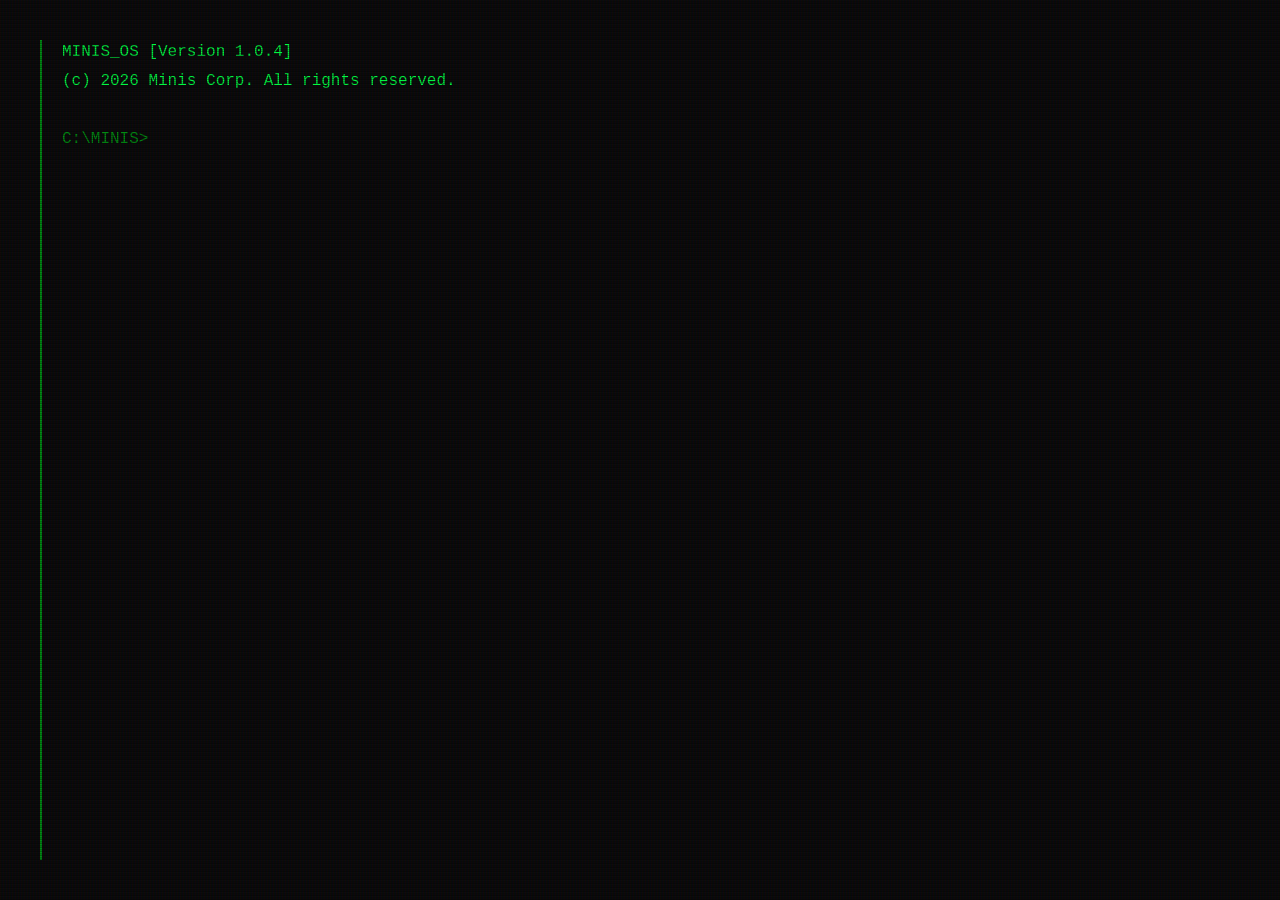
<file: index.html>
<!DOCTYPE html>
<html lang="en">
<head>
    <meta charset="UTF-8">
    <meta name="viewport" content="width=device-width, initial-scale=1.0">
    <title>Minis Hub</title>
    <style>
        :root {
            --bg: #0a0a0a;
            --term-green: #00ff41;
            --term-dim: #008f11;
            --accent: #00ffcc;
        }

        @view-transition {
            navigation: auto;
        }

        * {
            box-sizing: border-box;
            margin: 0;
            padding: 0;
        }

        body {
            background: var(--bg);
            color: var(--term-green);
            font-family: 'Courier New', Courier, monospace;
            height: 100vh;
            display: flex;
            flex-direction: column;
            padding: 40px;
            overflow: hidden;
            line-height: 1.5;
        }

        #terminal {
            flex-grow: 1;
            overflow-y: auto;
            border-left: 2px solid var(--term-dim);
            padding-left: 20px;
        }

        .line {
            margin-bottom: 5px;
            opacity: 0;
            animation: fadeIn 0.3s forwards;
        }

        .prompt {
            color: var(--term-dim);
            margin-right: 10px;
        }

        .input-line {
            display: flex;
            align-items: center;
        }

        #command-input {
            background: transparent;
            border: none;
            color: var(--term-green);
            font-family: inherit;
            font-size: 1rem;
            flex-grow: 1;
            outline: none;
            caret-color: var(--term-green);
        }

        @keyframes fadeIn {
            to { opacity: 1; }
        }

        /* CRT Scanlines and Glow */
        body::after {
            content: " ";
            display: block;
            position: absolute;
            top: 0;
            left: 0;
            bottom: 0;
            right: 0;
            background: linear-gradient(rgba(18, 16, 16, 0) 50%, rgba(0, 0, 0, 0.25) 50%), linear-gradient(90deg, rgba(255, 0, 0, 0.06), rgba(0, 255, 0, 0.02), rgba(0, 0, 255, 0.06));
            z-index: 2;
            background-size: 100% 2px, 3px 100%;
            pointer-events: none;
        }

        #scanlines {
            position: fixed;
            top: 0;
            left: 0;
            width: 100%;
            height: 100%;
            background: linear-gradient(transparent 50%, rgba(0, 0, 0, 0.1) 50%);
            background-size: 100% 4px;
            z-index: 100;
            pointer-events: none;
        }

        .project-item {
            color: var(--accent);
            cursor: pointer;
            text-decoration: underline;
        }

        .project-item:hover {
            color: #fff;
        }
    </style>
</head>
<body>
    <div id="scanlines"></div>
    <div id="terminal">
        <div class="line">MINIS_OS [Version 1.0.4]</div>
        <div class="line">(c) 2026 Minis Corp. All rights reserved.</div>
        <div class="line">&nbsp;</div>
        <div id="output"></div>
        <div class="input-line">
            <span class="prompt">C:\MINIS></span>
            <input type="text" id="command-input" autofocus autocomplete="off" spellcheck="false" />
        </div>
    </div>

    <script>
        const input = document.getElementById('command-input');
        const output = document.getElementById('output');
        const terminal = document.getElementById('terminal');

        const projects = [
            { id: 'fingerprint-study', name: 'One Button, Six Astra Reconstructions' },
            { id: 'hacker-95', name: 'Hacker-95 (Gibson Environment)' },
            { id: 'orbit-bloom', name: 'Orbit Bloom (Audio-Reactive Particle Visualizer)' },
            { id: 'purrtone-showcase', name: 'PurrTone Studio (Prompt-to-Campaign Showcase)' },
            { id: 'holographic-marble', name: 'Holographic Marble (Interactive Material Study)' },
            { id: 'liquid-chrome', name: 'Liquid Chrome (SDF Raymarched Metaballs)' }
        ];

        function addLine(text, className = '') {
            const line = document.createElement('div');
            line.className = 'line ' + className;
            line.innerHTML = text;
            output.appendChild(line);
            terminal.scrollTop = terminal.scrollHeight;
        }

        input.addEventListener('keydown', (e) => {
            if (e.key === 'Enter') {
                const cmd = input.value.toLowerCase().trim();
                addLine(`<span class="prompt">C:\\MINIS></span>${input.value}`);
                input.value = '';

                processCommand(cmd);
            }
        });

        // Re-focus input on click
        document.addEventListener('click', () => {
            input.focus();
        });

        function processCommand(cmd) {
            if (cmd === 'help') {
                addLine('AVAILABLE_PROJECTS:');
                projects.forEach(p => {
                    addLine(` - <span class="project-item" onclick="navigate('${p.id}')">${p.id}</span> [${p.name}]`);
                });
                addLine('Type the name of a project to launch it.');
            } else if (cmd === 'clear') {
                output.innerHTML = '';
            } else if (projects.some(p => p.id === cmd)) {
                navigate(cmd);
            } else if (cmd !== '') {
                addLine(`'${cmd}' is not recognized as an internal or external command, operable program or batch file.`);
                addLine('Try typing "help" for a list of commands.');
            }
        }

        function navigate(projectId) {
            addLine(`Launching ${projectId}...`, 'accent');
            setTimeout(() => {
                window.location.href = `./${projectId}/index.html`;
            }, 500);
        }
    </script>
</body>
</html>
</file>
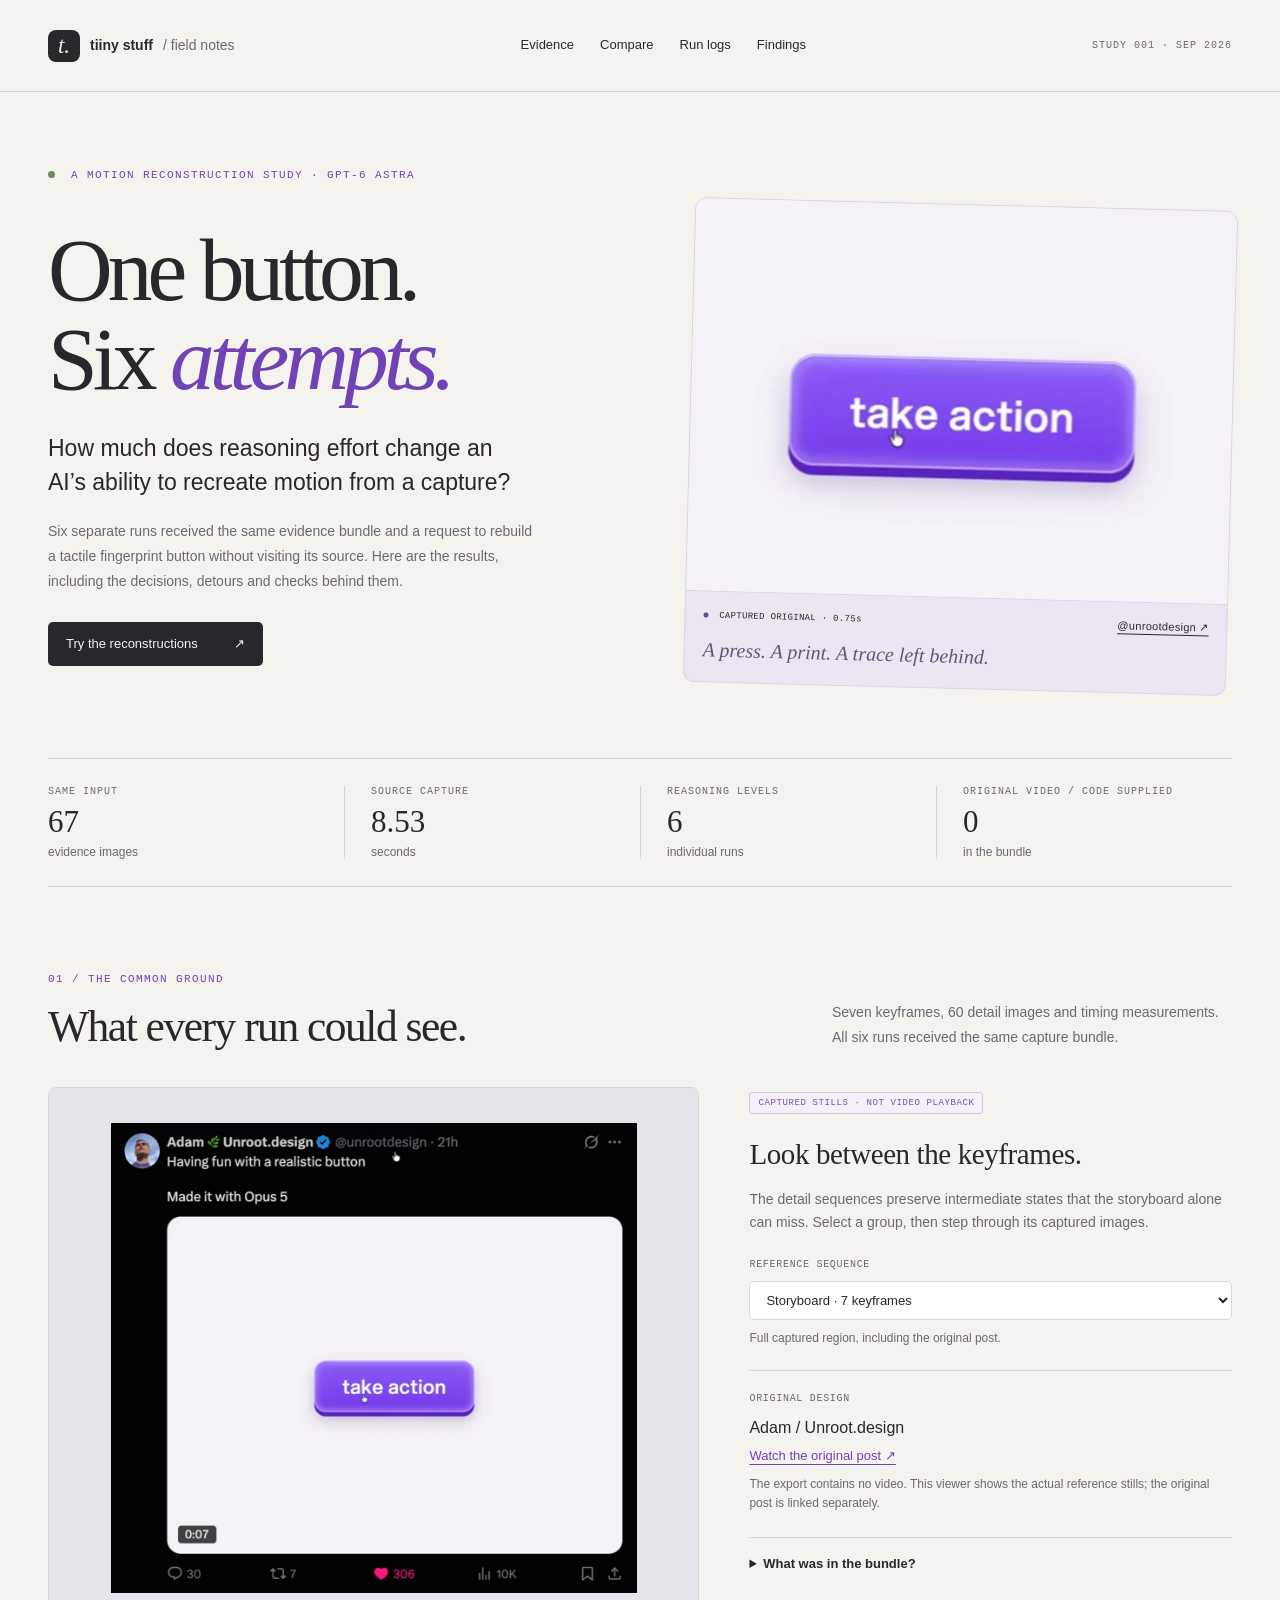
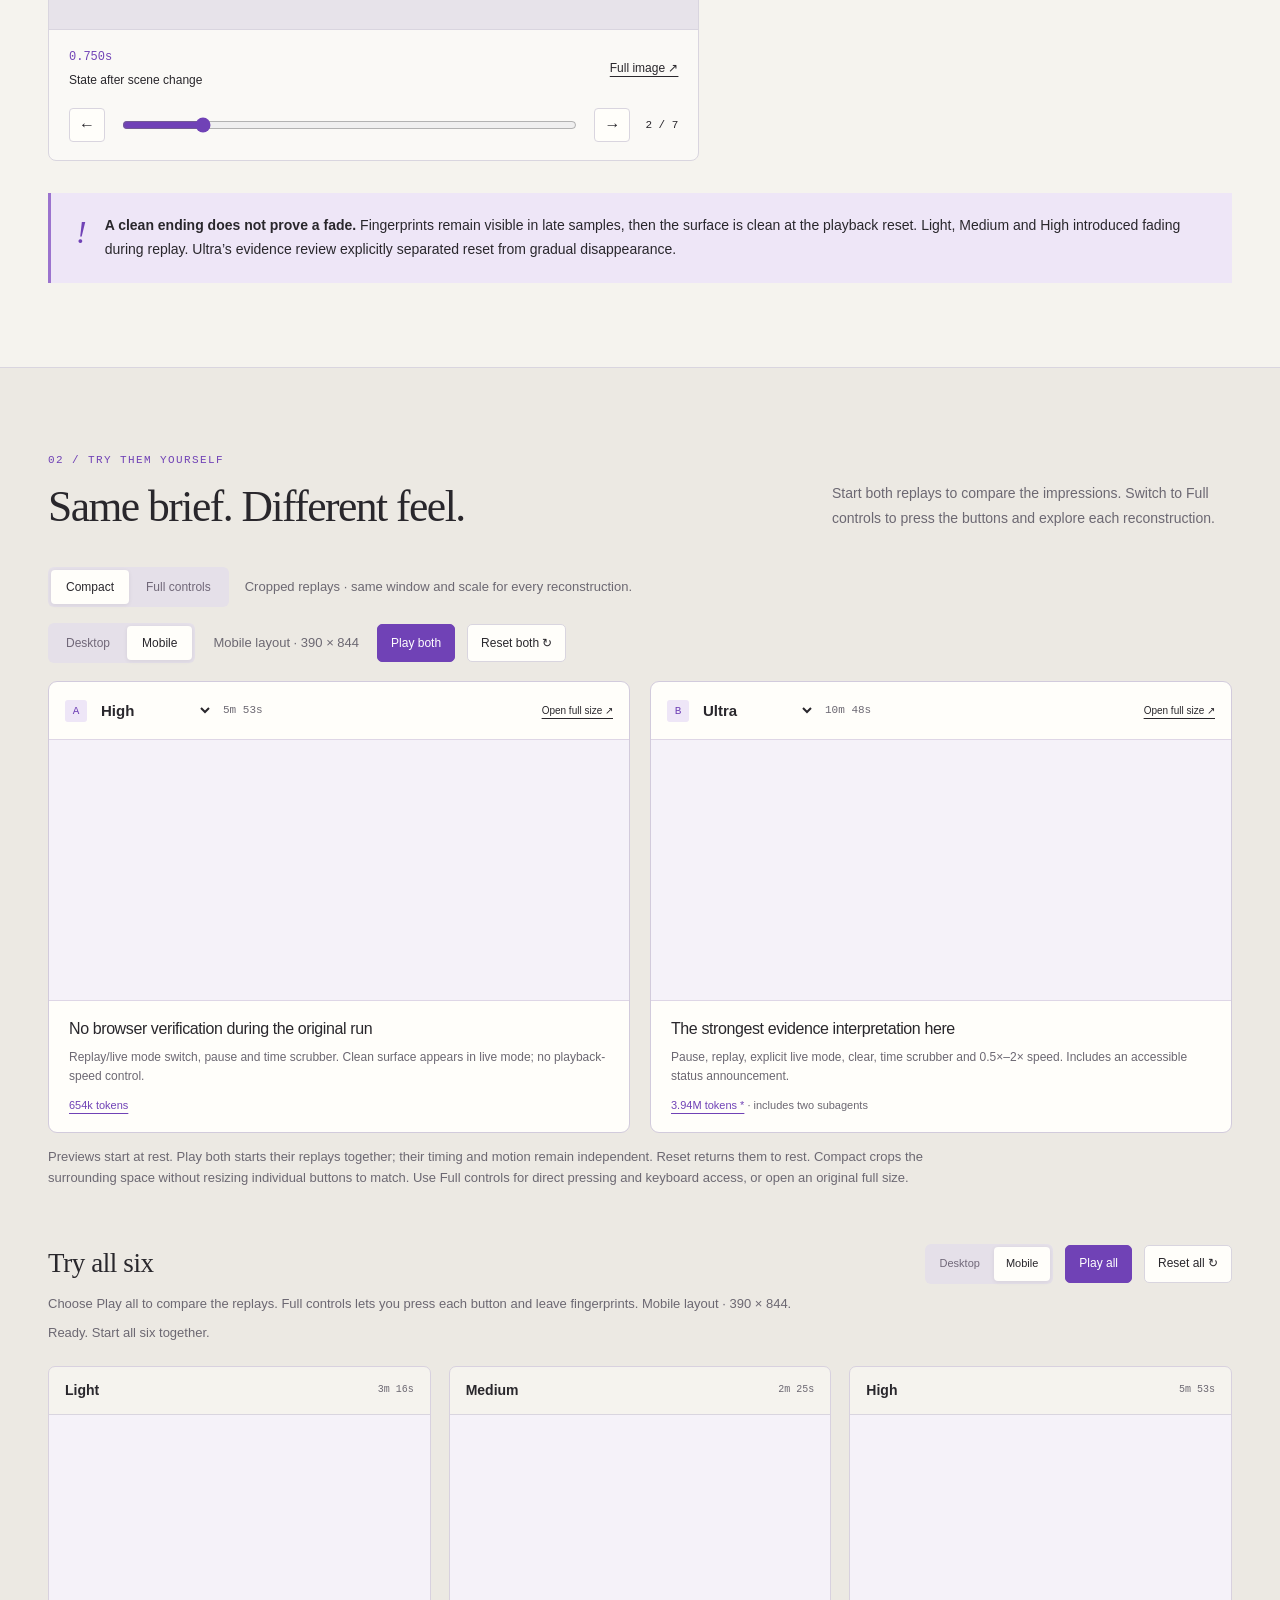
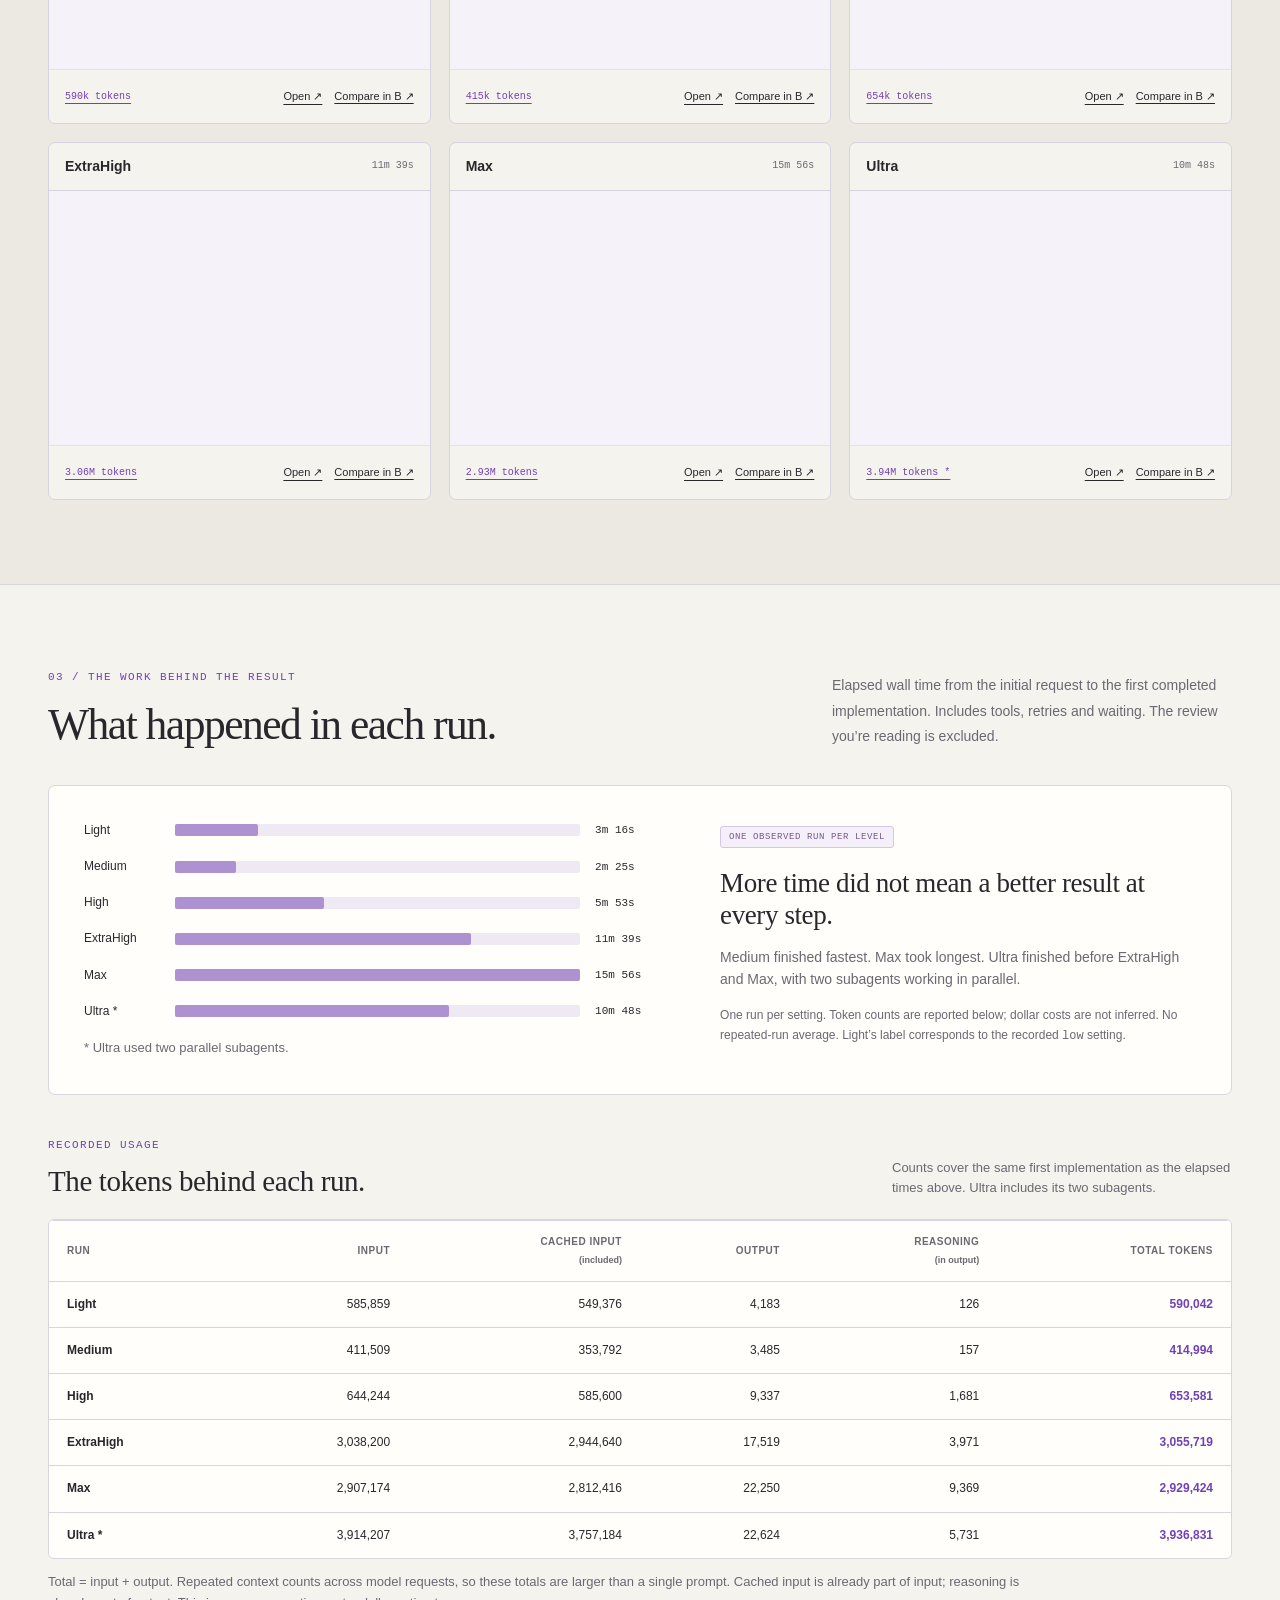
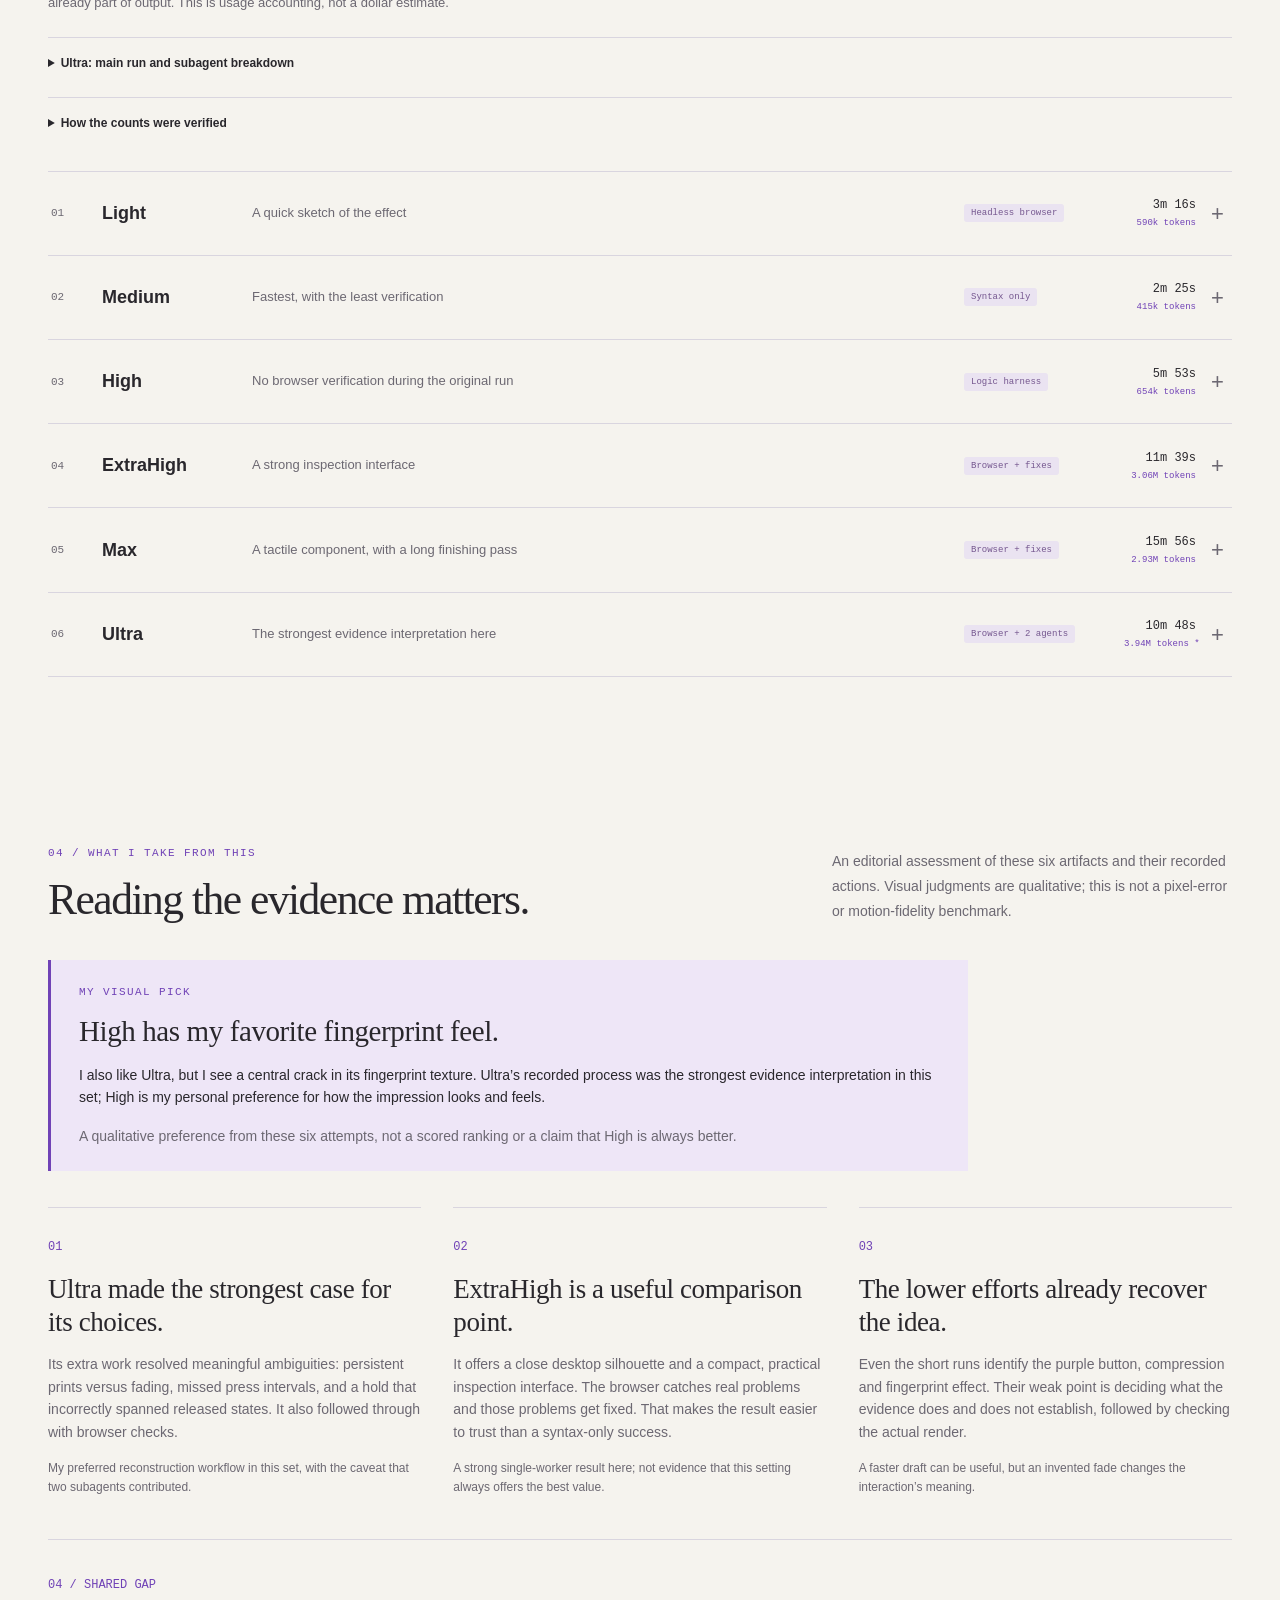
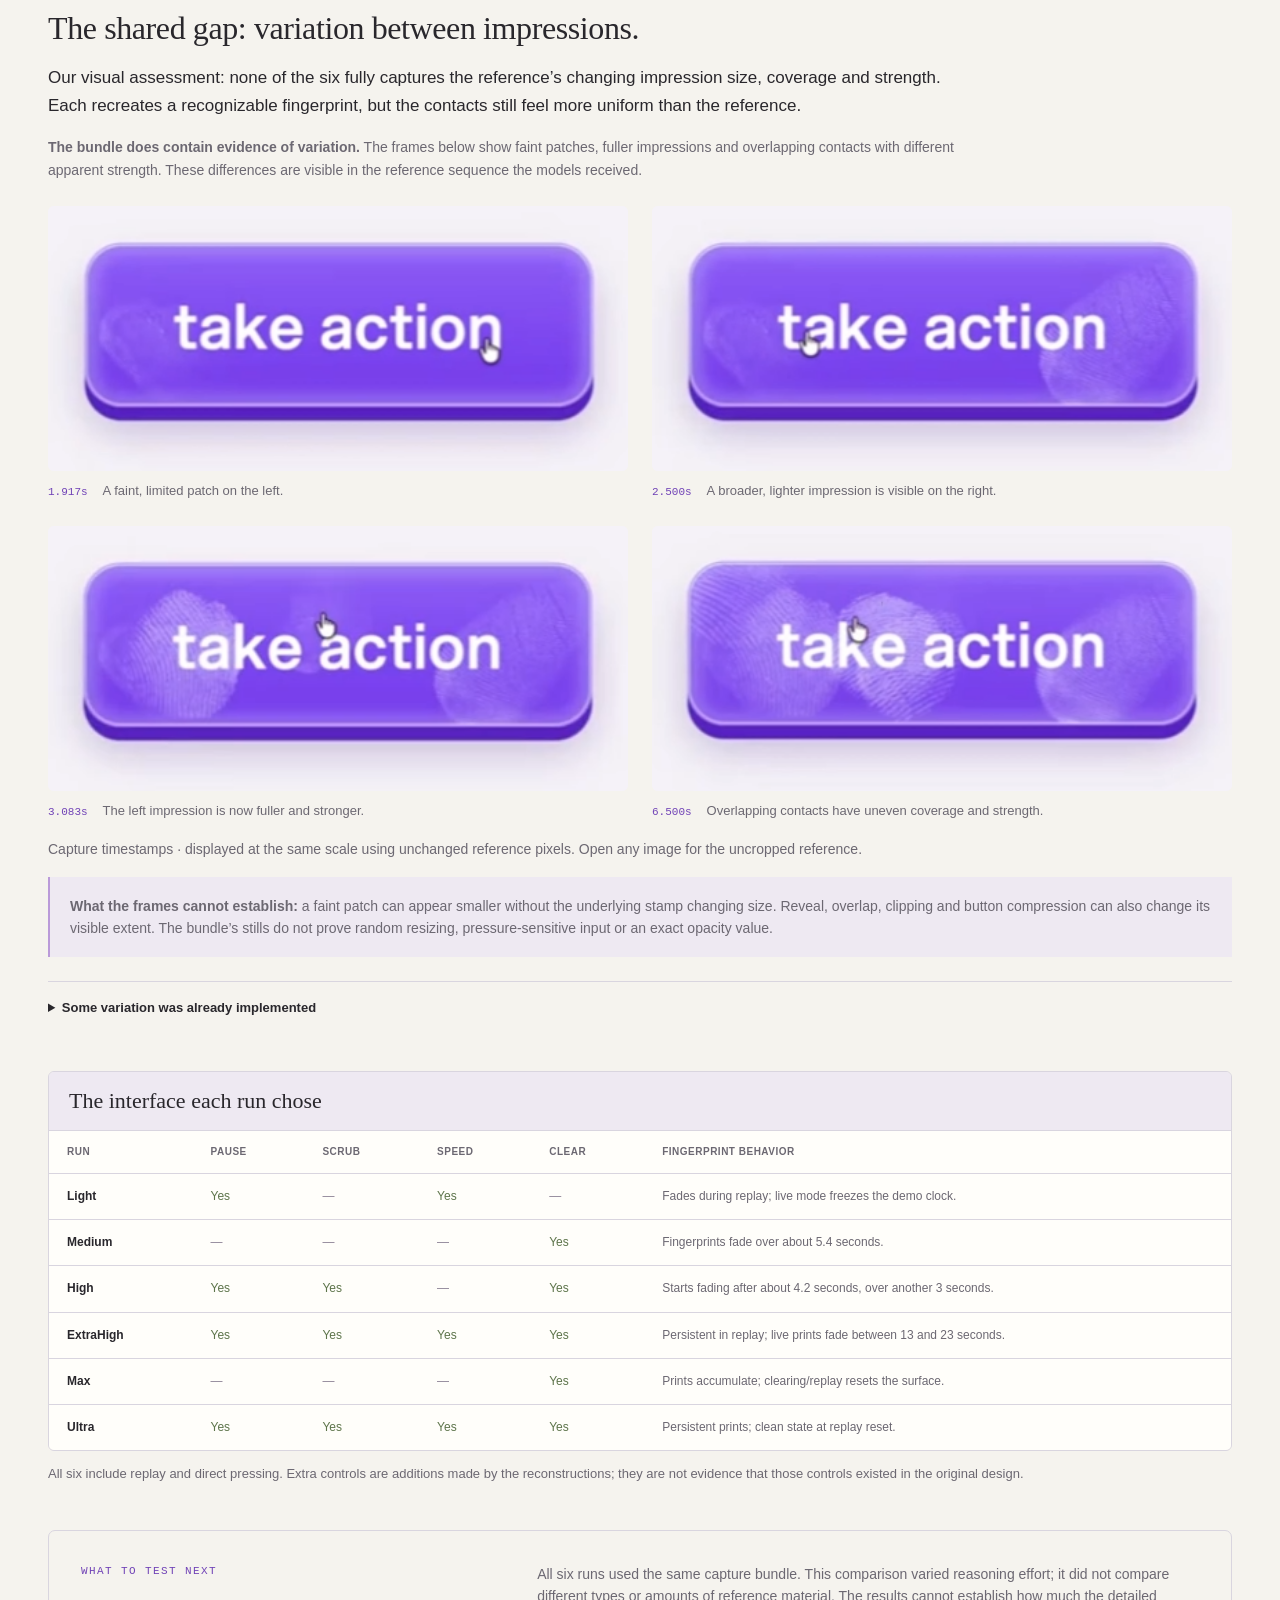
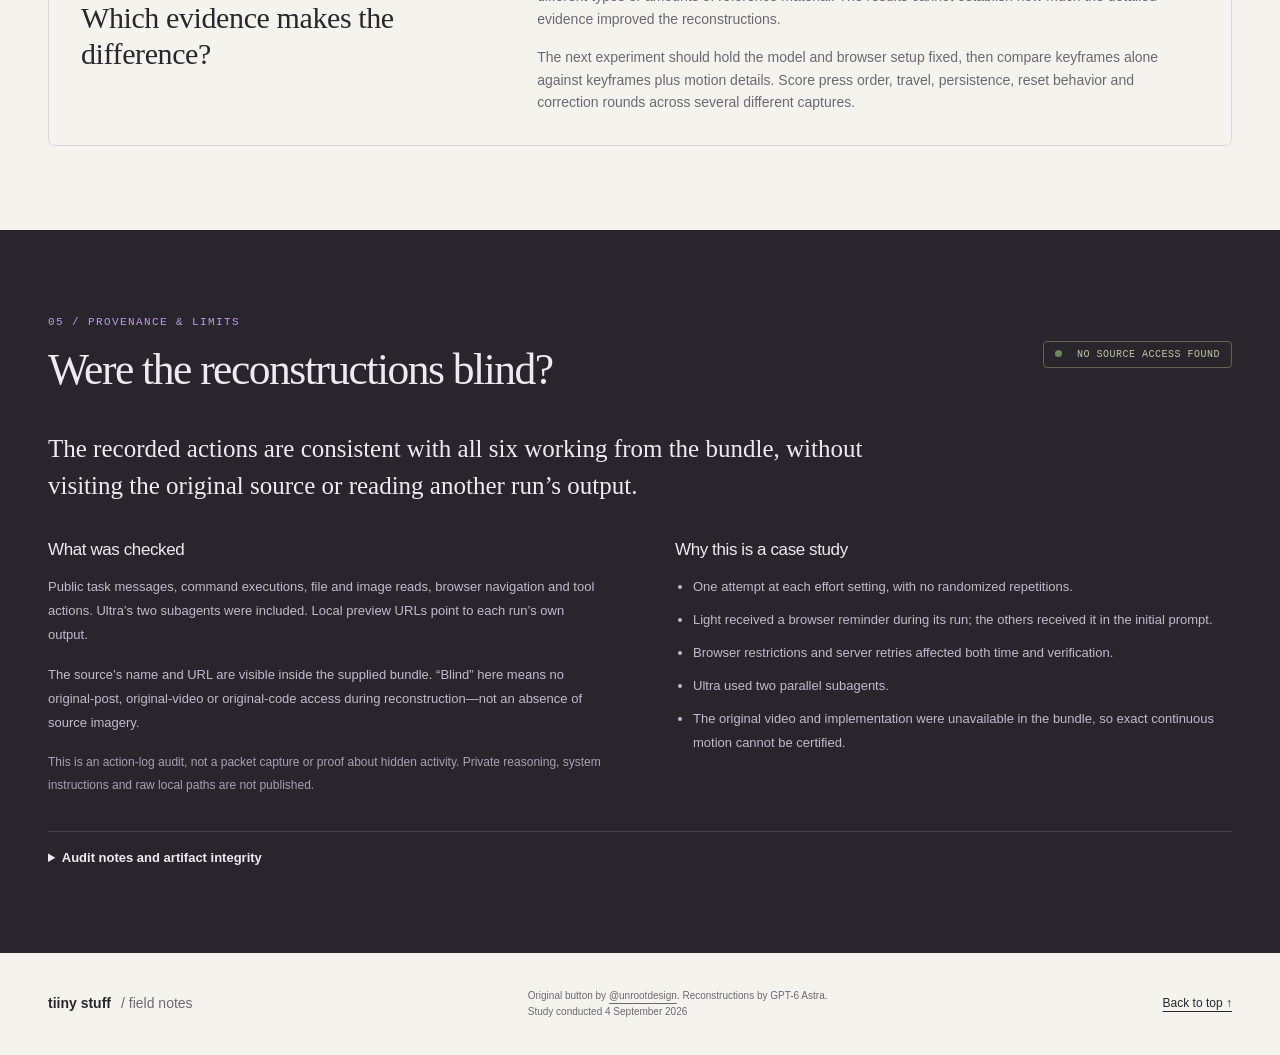
<file: fingerprint-study/index.html>
<!doctype html>
<html lang="en">
<head>
<meta charset="utf-8"><meta name="viewport" content="width=device-width,initial-scale=1">
<title>One button, six attempts — a motion reconstruction study</title>
<meta name="description" content="Six GPT-6 Astra reasoning levels reconstruct the same fingerprint button from the same capture bundle. Compare untouched demos, captured evidence, elapsed time and recorded verification.">
<link rel="canonical" href="https://magbicaleman.github.io/minis/fingerprint-study/">
<meta property="og:type" content="website">
<meta property="og:url" content="https://magbicaleman.github.io/minis/fingerprint-study/">
<meta property="og:title" content="One fingerprint button. Six Astra reconstructions.">
<meta property="og:description" content="Play six untouched reconstructions side by side. Same reference bundle, six reasoning levels. Original design by @unrootdesign.">
<meta property="og:image" content="https://magbicaleman.github.io/minis/fingerprint-study/share-card.png">
<meta property="og:image:width" content="1200">
<meta property="og:image:height" content="630">
<meta property="og:image:alt" content="High and Ultra fingerprint reconstructions, with original design credit to @unrootdesign.">
<meta name="twitter:card" content="summary_large_image">
<meta name="twitter:title" content="One fingerprint button. Six Astra reconstructions.">
<meta name="twitter:description" content="Same reference bundle, six reasoning levels. Play the Astra reconstructions side by side.">
<meta name="twitter:image" content="https://magbicaleman.github.io/minis/fingerprint-study/share-card.png">
<meta name="twitter:image:alt" content="High and Ultra fingerprint reconstructions. Original design by @unrootdesign.">
<link rel="icon" href="data:image/svg+xml,%3Csvg xmlns='http://www.w3.org/2000/svg' viewBox='0 0 64 64'%3E%3Crect width='64' height='64' rx='16' fill='%237c46d8'/%3E%3Cpath d='M18 40V28a14 14 0 0 1 28 0v10M25 44V28a7 7 0 0 1 14 0v17M32 28v20' fill='none' stroke='%23fff' stroke-width='3' stroke-linecap='round'/%3E%3C/svg%3E">
<link rel="stylesheet" href="styles.css?v=share-review"><script src="study-data.js?v=share-review" defer></script><script src="playback.js?v=manual-playback-2" defer></script><script src="app.js?v=share-review" defer></script>
</head>
<body>
<a class="skip" href="#main">Skip to study</a>
<header class="site-header"><a href="../index.html" class="brand"><span class="brand-symbol" aria-hidden="true">t.</span> tiiny stuff <span class="muted">/ field notes</span></a><nav aria-label="Study sections"><a href="#evidence">Evidence</a><a href="#compare">Compare</a><a href="#runs">Run logs</a><a href="#findings">Findings</a></nav><span class="edition">STUDY 001 · SEP 2026</span></header>
<main id="main">
<section class="hero wrap">
 <div class="eyebrow"><span class="status-dot"></span> A MOTION RECONSTRUCTION STUDY · GPT-6 ASTRA</div>
 <div class="hero-grid"><div><h1>One button.<br>Six <em>attempts.</em></h1><p class="hero-deck">How much does reasoning effort change an AI’s ability to recreate motion from a capture?</p><p class="intro">Six separate runs received the same evidence bundle and a request to rebuild a tactile fingerprint button without visiting its source. Here are the results, including the decisions, detours and checks behind them.</p><a class="solid-link" href="#compare">Try the reconstructions <span aria-hidden="true">↗</span></a></div>
 <figure class="hero-reference"><div class="source-button-crop"><img src="reference/frames/02-state-after-scene-change.png" alt="Captured original: a raised purple glass button labeled take action." width="1210" height="1082"></div><figcaption><span><span class="tiny-dot"></span> CAPTURED ORIGINAL · 0.75s</span><a href="https://x.com/unrootdesign/status/2095546630313304351" target="_blank" rel="noopener noreferrer">@unrootdesign ↗</a></figcaption><div class="hero-note">A press. A print. A trace left behind.</div></figure></div>
 <dl class="study-stats"><div><dt>Same input</dt><dd>67 <span>evidence images</span></dd></div><div><dt>Source capture</dt><dd>8.53 <span>seconds</span></dd></div><div><dt>Reasoning levels</dt><dd>6 <span>individual runs</span></dd></div><div><dt>Original video / code supplied</dt><dd>0 <span>in the bundle</span></dd></div></dl>
</section>
<section id="evidence" class="wrap section">
 <div class="section-heading"><div><p class="eyebrow">01 / THE COMMON GROUND</p><h2>What every run could see.</h2></div><p>Seven keyframes, 60 detail images and timing measurements. All six runs received the same capture bundle.</p></div>
 <div class="evidence-layout"><figure class="reference-viewer"><div class="reference-stage"><img id="reference-image" src="reference/frames/02-state-after-scene-change.png" alt="Captured reference frame at 0.75 seconds"></div><figcaption><div><span id="reference-time" class="mono">0.750s</span><span id="reference-label">State after scene change</span></div><a id="reference-open" href="reference/frames/02-state-after-scene-change.png" target="_blank" rel="noopener">Full image ↗</a></figcaption><div class="frame-controls"><button id="previous-frame" aria-label="Previous reference frame">←</button><input id="reference-scrub" type="range" min="0" max="6" value="1" step="1" aria-label="Captured reference frame"><button id="next-frame" aria-label="Next reference frame">→</button><output id="reference-count">2 / 7</output></div></figure>
 <aside class="evidence-notes"><span class="tag">CAPTURED STILLS · NOT VIDEO PLAYBACK</span><h3>Look between the keyframes.</h3><p>The detail sequences preserve intermediate states that the storyboard alone can miss. Select a group, then step through its captured images.</p><label for="reference-group" class="field-label">Reference sequence</label><select id="reference-group"><option value="overview">Storyboard · 7 keyframes</option></select><p id="crop-note" class="small muted">Full captured region, including the original post.</p><div class="source-credit"><p class="field-label">Original design</p><p>Adam / Unroot.design</p><a href="https://x.com/unrootdesign/status/2095546630313304351" target="_blank" rel="noopener noreferrer">Watch the original post ↗</a><p class="small muted">The export contains no video. This viewer shows the actual reference stills; the original post is linked separately.</p></div><details><summary>What was in the bundle?</summary><p class="small">17.1 MB ZIP · 7 keyframes · 60 detail images in 16 sequences · storyboard/contact sheets · motion measurements · capture metadata and an event log.</p><p class="small">The 8.53s capture includes an approximately 8.04s media playback and boundary states. Source attribution is visible in the images. The bundle has no original implementation code.</p><a class="small" href="reference/storyboard.png" target="_blank" rel="noopener">Open the exported storyboard ↗</a></details></aside></div>
 <div class="evidence-callout"><span class="callout-number">!</span><p><strong>A clean ending does not prove a fade.</strong> Fingerprints remain visible in late samples, then the surface is clean at the playback reset. Light, Medium and High introduced fading during replay. Ultra’s evidence review explicitly separated reset from gradual disappearance.</p></div>
</section>
<section id="compare" class="compare-section section is-compact"><div class="wrap">
 <div class="section-heading"><div><p class="eyebrow">02 / TRY THEM YOURSELF</p><h2>Same brief. Different feel.</h2></div><p>Start both replays to compare the impressions. Switch to Full controls to press the buttons and explore each reconstruction.</p></div>
 <div class="view-toolbar"><div class="segmented" role="group" aria-label="Comparison view"><button class="active" data-preview-view="compact" aria-pressed="true">Compact</button><button data-preview-view="full" aria-pressed="false">Full controls</button></div><p class="small muted" id="view-note">Cropped replays · same window and scale for every reconstruction.</p></div>
 <div class="comparison-toolbar"><div class="segmented" role="group" aria-label="Preview viewport"><button data-viewport="desktop" aria-pressed="false">Desktop</button><button class="active" data-viewport="mobile" aria-pressed="true">Mobile</button></div><span id="viewport-label" class="small muted">Mobile layout · 390 × 844</span><div class="playback-actions"><button id="play-pair" class="quiet-button play-button" disabled>Play both</button><button id="reload-pair" class="quiet-button">Reset both ↻</button></div></div>
 <div class="comparison-grid" id="comparison-grid">
  <article class="demo-panel" data-slot="a"><div class="panel-head"><label for="select-a">A</label><select id="select-a" aria-label="Reconstruction A"></select><span class="panel-time mono"></span><a class="open-demo" href="variants/high/index.html" target="_blank" rel="noopener">Open full size ↗</a></div><div class="demo-viewport"><iframe title="High original reconstruction" sandbox="allow-scripts" referrerpolicy="no-referrer"></iframe></div><div class="panel-description"></div></article>
  <article class="demo-panel" data-slot="b"><div class="panel-head"><label for="select-b">B</label><select id="select-b" aria-label="Reconstruction B"></select><span class="panel-time mono"></span><a class="open-demo" href="variants/ultra/index.html" target="_blank" rel="noopener">Open full size ↗</a></div><div class="demo-viewport"><iframe title="Ultra original reconstruction" sandbox="allow-scripts" referrerpolicy="no-referrer"></iframe></div><div class="panel-description"></div></article>
 </div><p class="preview-note small">Previews start at rest. Play both starts their replays together; their timing and motion remain independent. Reset returns them to rest. Compact crops the surrounding space without resizing individual buttons to match. Use Full controls for direct pressing and keyboard access, or open an original full size.</p>
 <div id="all-six" class="gallery-heading"><h3>Try all six</h3><div class="gallery-tools"><div class="segmented compact" role="group" aria-label="Gallery preview viewport"><button data-gallery-viewport="desktop" aria-pressed="false">Desktop</button><button class="active" data-gallery-viewport="mobile" aria-pressed="true">Mobile</button></div><button id="play-gallery" class="quiet-button play-button" disabled>Play all</button><button id="reload-gallery" class="quiet-button">Reset all ↻</button></div></div><p class="small muted">Choose Play all to compare the replays. Full controls lets you press each button and leave fingerprints. <span id="gallery-viewport-label">Mobile layout · 390 × 844.</span></p><p id="gallery-playback-status" class="small muted playback-status" role="status">Preparing all six demos…</p><div id="live-gallery" class="live-gallery"></div>

</div></section>
<section id="runs" class="wrap section">
 <div class="section-heading"><div><p class="eyebrow">03 / THE WORK BEHIND THE RESULT</p><h2>What happened in each run.</h2></div><p>Elapsed wall time from the initial request to the first completed implementation. Includes tools, retries and waiting. The review you’re reading is excluded.</p></div>
 <div class="run-overview"><div id="duration-chart" class="duration-chart" aria-label="First-run elapsed times"></div><div class="timing-note"><span class="tag">ONE OBSERVED RUN PER LEVEL</span><h3>More time did not mean a better result at every step.</h3><p>Medium finished fastest. Max took longest. Ultra finished before ExtraHigh and Max, with two subagents working in parallel.</p><p class="small muted">One run per setting. Token counts are reported below; dollar costs are not inferred. No repeated-run average. Light’s label corresponds to the recorded <code>low</code> setting.</p></div></div>
 <section id="token-usage" class="token-usage" aria-labelledby="token-heading">
  <div class="token-heading"><div><p class="eyebrow">RECORDED USAGE</p><h3 id="token-heading">The tokens behind each run.</h3></div><p>Counts cover the same first implementation as the elapsed times above. Ultra includes its two subagents.</p></div>
  <div class="table-wrap"><table class="token-table"><caption class="sr-only">Recorded token usage, including subagent work</caption><thead><tr><th scope="col">Run</th><th scope="col">Input</th><th scope="col">Cached input <span>(included)</span></th><th scope="col">Output</th><th scope="col">Reasoning <span>(in output)</span></th><th scope="col">Total tokens</th></tr></thead><tbody id="token-table-body"></tbody></table></div>
  <p class="small muted token-reading-note">Total = input + output. Repeated context counts across model requests, so these totals are larger than a single prompt. Cached input is already part of input; reasoning is already part of output. This is usage accounting, not a dollar estimate.</p>
  <details class="token-components"><summary>Ultra: main run and subagent breakdown</summary><div class="table-wrap"><table class="token-table"><caption class="sr-only">Ultra token usage by contributor</caption><thead><tr><th scope="col">Contributor</th><th scope="col">Input</th><th scope="col">Cached input</th><th scope="col">Output</th><th scope="col">Reasoning</th><th scope="col">Total</th></tr></thead><tbody id="ultra-token-components"></tbody></table></div><p class="small muted">The motion evidence subagent’s count includes its initial review and follow-up. Separate session counters are added once; the parent’s recorded counter does not include the subagents’ model calls.</p></details>
  <details class="token-method"><summary>How the counts were verified</summary><p class="small">The audit takes the difference between cumulative usage counters at each selected turn’s start and completion. Repeated counter snapshots are ignored. Light’s later “You finished?” exchange, inherited ancestor turn markers in forked logs, and this study’s own work are excluded.</p><p class="small">Every nonduplicate counter increment was checked against that session’s latest usage record. All nine included turns satisfy input + output = total, and all three subagent turns fall within Ultra’s first run.</p><p class="small">Field definitions follow the official OpenAI documentation for <a href="https://developers.openai.com/api/docs/guides/prompt-caching" target="_blank" rel="noopener noreferrer">prompt caching</a> and <a href="https://developers.openai.com/api/docs/guides/reasoning#managing-the-context-window" target="_blank" rel="noopener noreferrer">reasoning token usage</a>. Only numeric usage metadata is published.</p><p class="small"><a href="usage-data.json" download>Download the token accounting (JSON) ↓</a></p></details>
 </section>
 <div id="run-log-list" class="run-log-list"></div>
</section>
<section id="findings" class="wrap section">
 <div class="section-heading"><div><p class="eyebrow">04 / WHAT I TAKE FROM THIS</p><h2>Reading the evidence matters.</h2></div><p>An editorial assessment of these six artifacts and their recorded actions. Visual judgments are qualitative; this is not a pixel-error or motion-fidelity benchmark.</p></div>
 <aside class="personal-pick"><p class="eyebrow">MY VISUAL PICK</p><h3>High has my favorite fingerprint feel.</h3><p>I also like Ultra, but I see a central crack in its fingerprint texture. Ultra’s recorded process was the strongest evidence interpretation in this set; High is my personal preference for how the impression looks and feels.</p><p class="small muted">A qualitative preference from these six attempts, not a scored ranking or a claim that High is always better.</p></aside>
 <div class="finding-grid"><article><span class="finding-index">01</span><h3>Ultra made the strongest case for its choices.</h3><p>Its extra work resolved meaningful ambiguities: persistent prints versus fading, missed press intervals, and a hold that incorrectly spanned released states. It also followed through with browser checks.</p><p class="small muted">My preferred reconstruction workflow in this set, with the caveat that two subagents contributed.</p></article><article><span class="finding-index">02</span><h3>ExtraHigh is a useful comparison point.</h3><p>It offers a close desktop silhouette and a compact, practical inspection interface. The browser catches real problems and those problems get fixed. That makes the result easier to trust than a syntax-only success.</p><p class="small muted">A strong single-worker result here; not evidence that this setting always offers the best value.</p></article><article><span class="finding-index">03</span><h3>The lower efforts already recover the idea.</h3><p>Even the short runs identify the purple button, compression and fingerprint effect. Their weak point is deciding what the evidence does and does not establish, followed by checking the actual render.</p><p class="small muted">A faster draft can be useful, but an invented fade changes the interaction’s meaning.</p></article></div>
 <article id="impression-variation" class="variation-finding" aria-labelledby="variation-heading">
  <span class="finding-index">04 / SHARED GAP</span>
  <h3 id="variation-heading">The shared gap: variation between impressions.</h3>
  <p class="variation-lead">Our visual assessment: none of the six fully captures the reference’s changing impression size, coverage and strength. Each recreates a recognizable fingerprint, but the contacts still feel more uniform than the reference.</p>
  <p><strong>The bundle does contain evidence of variation.</strong> The frames below show faint patches, fuller impressions and overlapping contacts with different apparent strength. These differences are visible in the reference sequence the models received.</p>
  <div class="impression-evidence"><figure class="impression-example"><a class="impression-window" href="reference/motion-details/transition-03/04-settled-end-1.917s.png" target="_blank" rel="noopener" aria-label="Open original reference at 1.917 seconds"><img src="reference/motion-details/transition-03/04-settled-end-1.917s.png" alt="A faint, limited patch on the left." loading="lazy" style="width:205.238095%;left:-80.952381%;top:-270.833333%"></a><figcaption><span class="mono">1.917s</span><p>A faint, limited patch on the left.</p></figcaption></figure><figure class="impression-example"><a class="impression-window" href="reference/motion-details/transition-04/04-settled-end-2.500s.png" target="_blank" rel="noopener" aria-label="Open original reference at 2.500 seconds"><img src="reference/motion-details/transition-04/04-settled-end-2.500s.png" alt="A broader, lighter impression is visible on the right." loading="lazy" style="width:205.238095%;left:-80.952381%;top:-270.833333%"></a><figcaption><span class="mono">2.500s</span><p>A broader, lighter impression is visible on the right.</p></figcaption></figure><figure class="impression-example"><a class="impression-window" href="reference/motion-details/transition-06/01-onset-context-3.083s.png" target="_blank" rel="noopener" aria-label="Open original reference at 3.083 seconds"><img src="reference/motion-details/transition-06/01-onset-context-3.083s.png" alt="The left impression is now fuller and stronger." loading="lazy" style="width:124.761905%;left:-14.285714%;top:-9.375000%"></a><figcaption><span class="mono">3.083s</span><p>The left impression is now fuller and stronger.</p></figcaption></figure><figure class="impression-example"><a class="impression-window" href="reference/motion-details/transition-14/01-onset-context-6.500s.png" target="_blank" rel="noopener" aria-label="Open original reference at 6.500 seconds"><img src="reference/motion-details/transition-14/01-onset-context-6.500s.png" alt="Overlapping contacts have uneven coverage and strength." loading="lazy" style="width:124.761905%;left:-14.285714%;top:-61.458333%"></a><figcaption><span class="mono">6.500s</span><p>Overlapping contacts have uneven coverage and strength.</p></figcaption></figure></div>
  <p class="small muted">Capture timestamps · displayed at the same scale using unchanged reference pixels. Open any image for the uncropped reference.</p>
  <p class="variation-limit"><strong>What the frames cannot establish:</strong> a faint patch can appear smaller without the underlying stamp changing size. Reveal, overlap, clipping and button compression can also change its visible extent. The bundle’s stills do not prove random resizing, pressure-sensitive input or an exact opacity value.</p>
  <details class="variation-code"><summary>Some variation was already implemented</summary><p class="small">Code inspection found the following rules. Our assessment concerns how convincingly they reproduce the reference’s varied contacts. It remains qualitative, with no scored fidelity test.</p><div class="table-wrap"><table><caption class="sr-only">Variation already present in each reconstruction</caption><thead><tr><th scope="col">Run</th><th scope="col">Implemented variation</th></tr></thead><tbody><tr><th scope="row">Light</th><td>Fixed stencil scale; opacity changes with print age.</td></tr><tr><th scope="row">Medium</th><td>Fixed stamp footprint; opacity changes as a print appears and fades.</td></tr><tr><th scope="row">High</th><td>Fixed nominal footprint; a small reveal-scale change and per-event opacity.</td></tr><tr><th scope="row">ExtraHigh</th><td>Per-press strength and a shared growth effect as each stamp appears.</td></tr><tr><th scope="row">Max</th><td>Per-press strength and three repeating size factors: 0.93, 0.985 and 1.04.</td></tr><tr><th scope="row">Ultra</th><td>Per-press strength and rotation; the same nominal stamp footprint.</td></tr></tbody></table></div></details>
 </article>
 <div class="table-wrap"><table><caption>The interface each run chose</caption><thead><tr><th scope="col">Run</th><th scope="col">Pause</th><th scope="col">Scrub</th><th scope="col">Speed</th><th scope="col">Clear</th><th scope="col">Fingerprint behavior</th></tr></thead><tbody id="interface-table"></tbody></table></div><p class="small muted">All six include replay and direct pressing. Extra controls are additions made by the reconstructions; they are not evidence that those controls existed in the original design.</p>
 <div class="next-experiment"><div><p class="eyebrow">WHAT TO TEST NEXT</p><h3>Which evidence makes the difference?</h3></div><div><p>All six runs used the same capture bundle. This comparison varied reasoning effort; it did not compare different types or amounts of reference material. The results cannot establish how much the detailed evidence improved the reconstructions.</p><p>The next experiment should hold the model and browser setup fixed, then compare keyframes alone against keyframes plus motion details. Score press order, travel, persistence, reset behavior and correction rounds across several different captures.</p></div></div>
</section>
<section id="audit" class="audit-section"><div class="wrap section"><div class="section-heading"><div><p class="eyebrow">05 / PROVENANCE & LIMITS</p><h2>Were the reconstructions blind?</h2></div><span class="audit-badge"><span class="status-dot"></span> NO SOURCE ACCESS FOUND</span></div><p class="audit-lead">The recorded actions are consistent with all six working from the bundle, without visiting the original source or reading another run’s output.</p><div class="audit-grid"><div><h3>What was checked</h3><p>Public task messages, command executions, file and image reads, browser navigation and tool actions. Ultra’s two subagents were included. Local preview URLs point to each run’s own output.</p><p>The source’s name and URL are visible inside the supplied bundle. “Blind” here means no original-post, original-video or original-code access during reconstruction—not an absence of source imagery.</p><p class="small muted">This is an action-log audit, not a packet capture or proof about hidden activity. Private reasoning, system instructions and raw local paths are not published.</p></div><div><h3>Why this is a case study</h3><ul><li>One attempt at each effort setting, with no randomized repetitions.</li><li>Light received a browser reminder during its run; the others received it in the initial prompt.</li><li>Browser restrictions and server retries affected both time and verification.</li><li>Ultra used two parallel subagents.</li><li>The original video and implementation were unavailable in the bundle, so exact continuous motion cannot be certified.</li></ul></div></div><details class="method-details"><summary>Audit notes and artifact integrity</summary><div id="audit-notes"></div><p>All six original HTML files were copied byte for byte from their final outputs. Embedded previews add a study playback adapter that starts them at rest and operates their existing controls. Full-size and download links open the unchanged originals. SHA-256 hashes, recorded effort settings, timings and public progress excerpts are included in the study data.</p><p><a href="study-data.json" download>Download the study data (JSON) ↓</a></p><p>Reference images and motion measurements come from the supplied capture bundle. Elapsed times, token counts and process notes come from the recorded model runs. The interface assessments and review screenshots were made afterward for this study.</p><p class="small muted">Shared input SHA-256</p><code id="input-hash" class="hash"></code></details></div></section>
</main>
<footer class="wrap footer"><a href="../index.html" class="brand">tiiny stuff <span class="muted">/ field notes</span></a><p>Original button by <a href="https://x.com/unrootdesign/status/2095546630313304351" target="_blank" rel="noopener noreferrer">@unrootdesign</a>. Reconstructions by GPT-6 Astra.<br>Study conducted 4 September 2026</p><a href="#main">Back to top ↑</a></footer>
<noscript><p class="wrap">JavaScript is needed for the comparison controls. You can still open <a href="variants/light/index.html">Light</a>, <a href="variants/medium/index.html">Medium</a>, <a href="variants/high/index.html">High</a>, <a href="variants/extra-high/index.html">ExtraHigh</a>, <a href="variants/max/index.html">Max</a> and <a href="variants/ultra/index.html">Ultra</a> directly.</p></noscript>
</body></html>
</file>
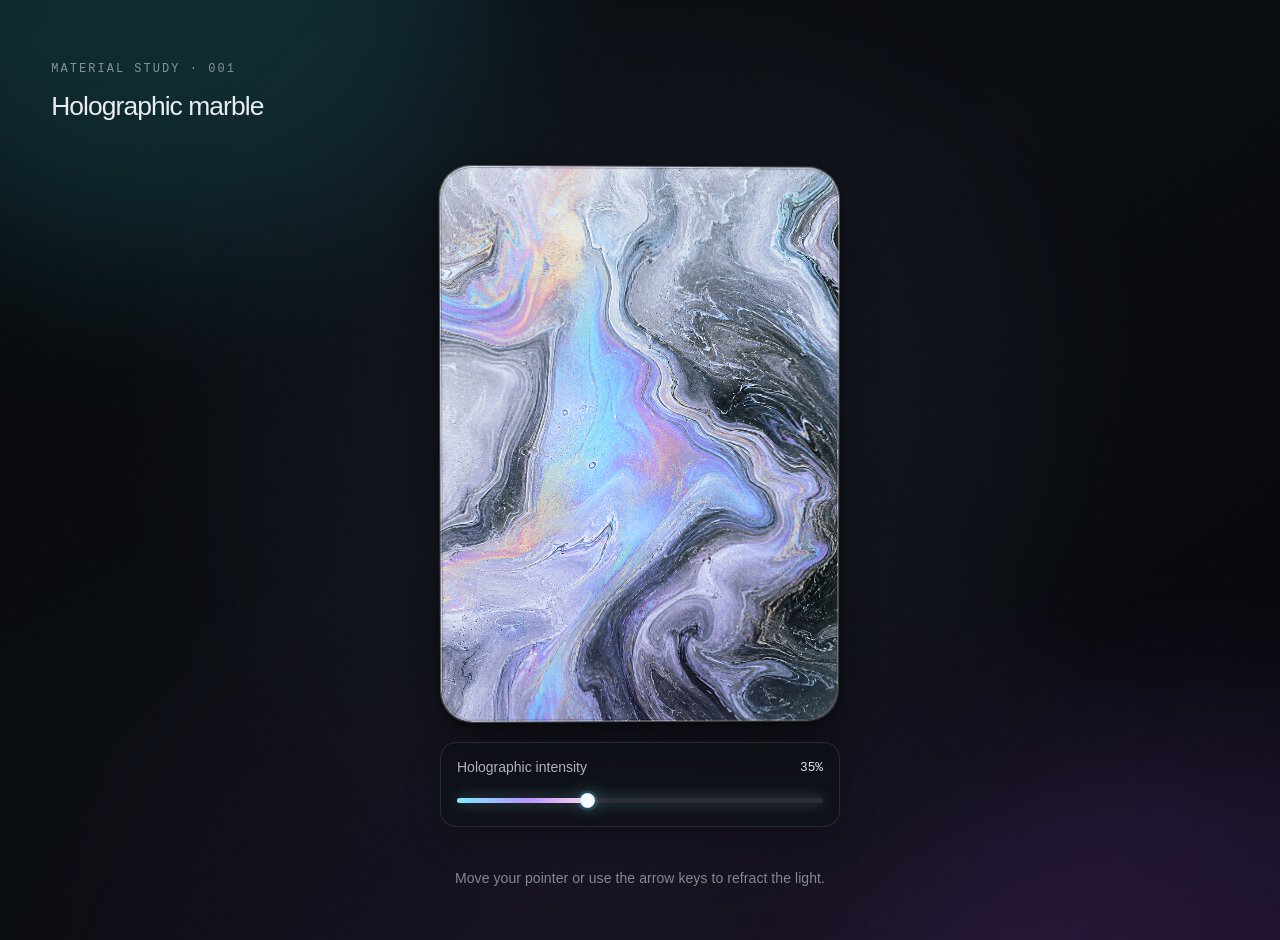
<file: holographic-marble/index.html>
<!DOCTYPE html>
<html lang="en">
<head>
    <meta charset="UTF-8">
    <meta name="viewport" content="width=device-width, initial-scale=1.0">
    <meta name="theme-color" content="#07080b">
    <meta name="description" content="An interactive study of silver marble and refracted, iridescent light.">
    <title>Holographic Marble · Minis</title>
    <link rel="icon" href="data:image/svg+xml,%3Csvg xmlns='http://www.w3.org/2000/svg' viewBox='0 0 64 64'%3E%3Crect x='12' y='4' width='40' height='56' rx='8' fill='%2382eaff'/%3E%3Cpath d='M12 42Q52 8 32 60' fill='%23b796ff'/%3E%3C/svg%3E">
    <link rel="stylesheet" href="./styles.css">
    <script src="./marble.js" defer></script>
</head>
<body>
    <main class="showcase">
        <div class="ambient ambient--cyan" aria-hidden="true"></div>
        <div class="ambient ambient--violet" aria-hidden="true"></div>

        <header class="intro">
            <span class="eyebrow">Material study · 001</span>
            <h1>Holographic marble</h1>
        </header>

        <section class="card-stage" aria-label="Interactive holographic artwork">
            <div class="card-perspective">
                <div class="holo-card" role="img" tabindex="0"
                     aria-label="Interactive silver and iridescent marble card"
                     aria-describedby="card-instructions keyboard-instructions">
                    <div class="holo-card__base" aria-hidden="true"></div>
                    <canvas class="holo-card__canvas" aria-hidden="true"></canvas>
                    <div class="holo-card__sheen" aria-hidden="true"></div>
                    <div class="holo-card__edge" aria-hidden="true"></div>
                </div>

                <div class="intensity-control">
                    <div class="intensity-control__header">
                        <label for="intensity">Holographic intensity</label>
                        <output id="intensity-value" for="intensity">35%</output>
                    </div>
                    <input class="intensity-slider" id="intensity" type="range"
                           min="0" max="100" step="1" value="35" aria-valuetext="35 percent">
                </div>
            </div>
        </section>

        <p class="hint" id="card-instructions">Move your pointer or use the arrow keys to refract the light.</p>
        <p class="sr-only" id="keyboard-instructions">Focus the card to use the arrow keys. Press Home to center the light, or Space to pause or resume the idle animation.</p>
        <span class="sr-only" id="motion-status" role="status"></span>
    </main>
</body>
</html>
</file>
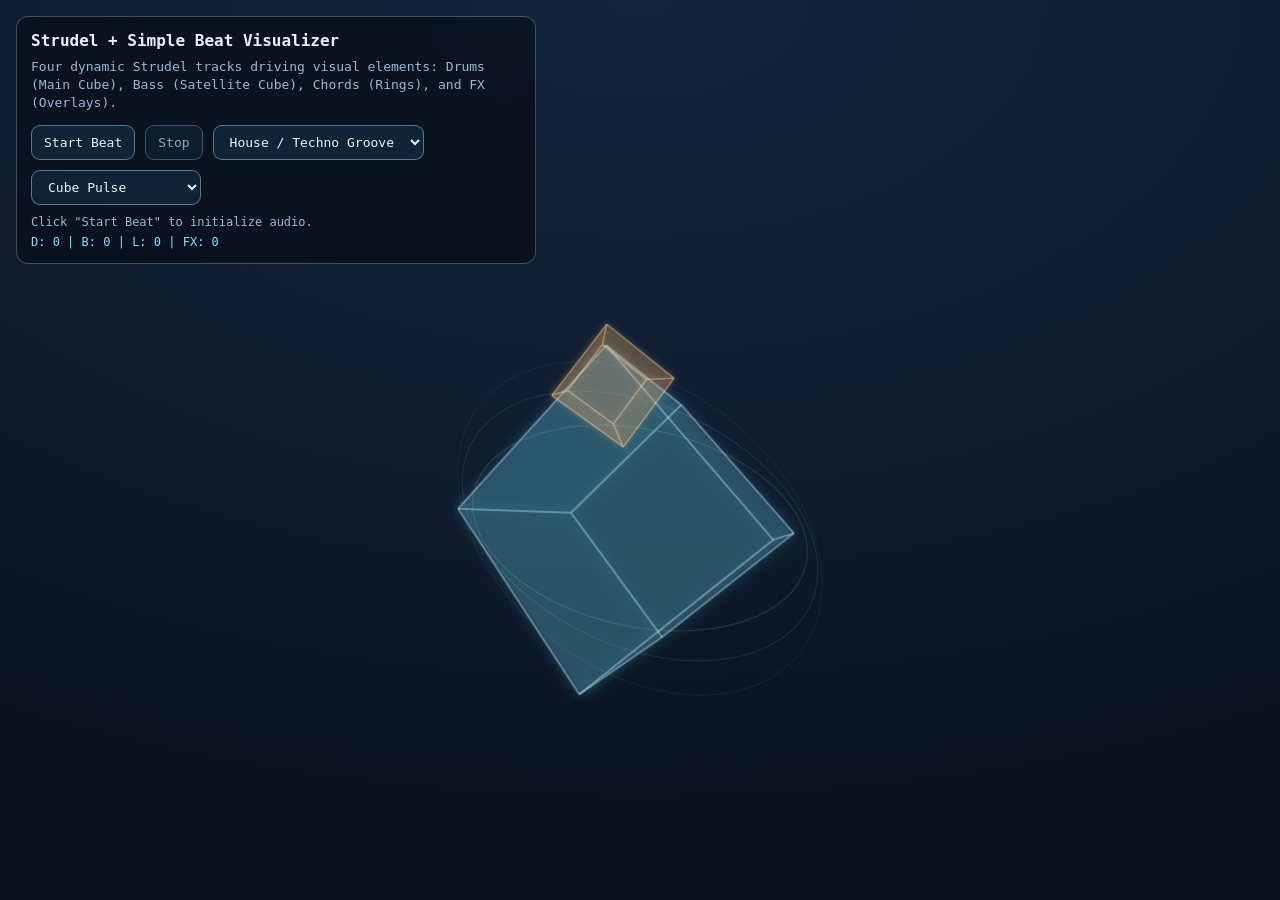
<file: orbit-bloom-strudel/index.html>
<!doctype html>
<html lang="en">
  <head>
    <meta charset="UTF-8" />
    <meta name="viewport" content="width=device-width, initial-scale=1.0" />
    <title>Strudel Beat Visualizer</title>
    <style>
      :root {
        --bg: #08111d;
        --bg2: #13263d;
        --text: #e6f3ff;
        --muted: #9bb8d2;
        --accent: #7be7ff;
      }

      * {
        box-sizing: border-box;
      }

      html,
      body {
        margin: 0;
        width: 100%;
        height: 100%;
        font-family: "SF Mono", "Menlo", "Consolas", monospace;
        color: var(--text);
        background: radial-gradient(120% 100% at 50% 0%, var(--bg2), var(--bg));
      }

      .app {
        position: fixed;
        inset: 0;
      }

      canvas {
        width: 100%;
        height: 100%;
        display: block;
      }

      .hud {
        position: fixed;
        top: 16px;
        left: 16px;
        right: 16px;
        max-width: 520px;
        padding: 14px;
        border: 1px solid rgba(173, 226, 255, 0.3);
        border-radius: 12px;
        background: rgba(7, 14, 24, 0.72);
        backdrop-filter: blur(8px);
      }

      h1 {
        margin: 0 0 8px;
        font-size: 16px;
      }

      p {
        margin: 0;
        color: var(--muted);
        font-size: 13px;
        line-height: 1.4;
      }

      .controls {
        margin-top: 12px;
        display: flex;
        gap: 10px;
        flex-wrap: wrap;
      }

      button,
      select {
        border: 1px solid rgba(173, 226, 255, 0.45);
        border-radius: 9px;
        background: rgba(18, 37, 57, 0.95);
        color: var(--text);
        font: inherit;
        font-size: 13px;
        padding: 8px 12px;
      }

      button {
        cursor: pointer;
      }

      button:hover {
        border-color: var(--accent);
      }

      button:disabled {
        opacity: 0.65;
        cursor: not-allowed;
      }

      select {
        min-width: 170px;
      }

      #status {
        margin-top: 10px;
        font-size: 12px;
        color: var(--muted);
      }
    </style>
  </head>
  <body>
    <div class="app">
      <canvas id="viz"></canvas>
    </div>

    <section class="hud">
      <h1>Strudel + Simple Beat Visualizer</h1>
      <p>
        Four dynamic Strudel tracks driving visual elements: Drums (Main Cube), Bass (Satellite Cube), Chords (Rings), and FX (Overlays).
      </p>
      <div class="controls">
        <button id="startBtn">Start Beat</button>
        <button id="stopBtn" disabled>Stop</button>
        <select id="songSelect" aria-label="Song selection">
          <option value="house">House / Techno Groove</option>
          <option value="jungle">Ambient Jungle / IDM</option>
        </select>
        <select id="effectSelect" aria-label="Effect mode">
          <option value="pulse">Cube Pulse</option>
          <option value="inverse">Inverse Pulse</option>
          <option value="rotate">Beat Rotate</option>
          <option value="bounce">Beat Bounce</option>
        </select>
      </div>
      <div id="status">Click "Start Beat" to initialize audio.</div>
      <div id="debug" style="margin-top:6px;font-size:12px;color:#7be7ff;">D: 0 | B: 0 | L: 0 | FX: 0</div>
    </section>

    <script>
      const STRUDEL_WEB_SCRIPT_URL = "https://unpkg.com/@strudel/web@1.0.3";

      const canvas = document.getElementById("viz");
      const ctx = canvas.getContext("2d");
      const startBtn = document.getElementById("startBtn");
      const stopBtn = document.getElementById("stopBtn");
      const effectSelect = document.getElementById("effectSelect");
      const songSelect = document.getElementById("songSelect");
      const statusEl = document.getElementById("status");
      const debugEl = document.getElementById("debug");
      let BEAT_CPS = 0.54; // default
      const ENABLE_TRIGGER_CLICKS = false;

      let strudelLoaded = false;
      let playing = false;
      let pulseMain = 0;
      let triggerPulseMain = 0;
      let triggerCountMain = 0;
      let pulseLayer = 0;
      let triggerPulseLayer = 0;
      let triggerCountLayer = 0;
      let pulseLead = 0;
      let triggerPulseLead = 0;
      let triggerCountLead = 0;
      let pulseFx = 0;
      let triggerPulseFx = 0;
      let triggerCountFx = 0;
      let audioContext = null;
      let effectMode = "pulse";
      let lastFrameSec = performance.now() * 0.001;

      const cubeMain = {
        rotX: 0.35,
        rotY: 0.4,
        rotZ: 0,
        spinX: 0,
        spinY: 0,
        scale: 1,
        bounceY: 0,
        bounceV: 0,
      };
      const cubeLayer = {
        rotX: 0.1,
        rotY: 0.2,
        rotZ: 0.25,
        spinZ: 0,
        scale: 0.62,
        orbitPhase: 0.5,
      };
      const leadViz = {
        phase: 0,
        spin: 0,
      };
      const fxViz = {
        flash: 0,
        sweepT: 2,
        dir: 1,
      };

      const CUBE_VERTS = [
        [-1, -1, -1],
        [1, -1, -1],
        [1, 1, -1],
        [-1, 1, -1],
        [-1, -1, 1],
        [1, -1, 1],
        [1, 1, 1],
        [-1, 1, 1],
      ];
      const CUBE_EDGES = [
        [0, 1], [1, 2], [2, 3], [3, 0],
        [4, 5], [5, 6], [6, 7], [7, 4],
        [0, 4], [1, 5], [2, 6], [3, 7],
      ];
      const CUBE_FACES = [
        [0, 1, 2, 3],
        [4, 5, 6, 7],
        [0, 1, 5, 4],
        [2, 3, 7, 6],
        [1, 2, 6, 5],
        [0, 3, 7, 4],
      ];

      function setStatus(text) {
        statusEl.textContent = text;
      }
      function setDebug(text) {
        debugEl.textContent = text;
      }
      function updateDebugCounts() {
        setDebug(`D: ${triggerCountMain} | B: ${triggerCountLayer} | L: ${triggerCountLead} | FX: ${triggerCountFx}`);
      }

      function applyTrackOneEffect() {
        if (effectMode === "rotate") {
          const sign = triggerCountMain % 2 === 0 ? 1 : -1;
          cubeMain.spinY += 2.7 * sign;
          cubeMain.spinX += 1.5 * -sign;
          return;
        }
        if (effectMode === "bounce") {
          cubeMain.bounceV = -620;
          return;
        }
        triggerPulseMain = 1;
      }

      function applyTrackTwoEffect() {
        triggerPulseLayer = 1;
        const sign = triggerCountLayer % 2 === 0 ? 1 : -1;
        cubeLayer.spinZ += 2.2 * sign;
      }

      function applyLeadEffect() {
        triggerPulseLead = 1;
        const sign = triggerCountLead % 2 === 0 ? 1 : -1;
        leadViz.spin += 1.9 * sign;
      }

      function applyFxEffect() {
        triggerPulseFx = 1;
        fxViz.flash = 1;
        fxViz.sweepT = -0.2;
        fxViz.dir = triggerCountFx % 2 === 0 ? 1 : -1;
      }

      async function runWithTimeout(label, fn, timeoutMs = 1500) {
        let timerId;
        const timeout = new Promise((_, reject) => {
          timerId = setTimeout(() => reject(new Error(`${label} timed out`)), timeoutMs);
        });
        try {
          return await Promise.race([Promise.resolve().then(fn), timeout]);
        } finally {
          clearTimeout(timerId);
        }
      }

      function triggerClickSound(freq = 140, peak = 0.2, duration = 0.09) {
        if (!ENABLE_TRIGGER_CLICKS) {
          return;
        }
        if (!audioContext || audioContext.state !== "running") {
          return;
        }
        const now = audioContext.currentTime;
        const osc = audioContext.createOscillator();
        const gain = audioContext.createGain();

        osc.type = "square";
        osc.frequency.setValueAtTime(freq, now);
        gain.gain.setValueAtTime(0.0001, now);
        gain.gain.exponentialRampToValueAtTime(peak, now + 0.005);
        gain.gain.exponentialRampToValueAtTime(0.0001, now + duration);

        osc.connect(gain);
        gain.connect(audioContext.destination);
        osc.start(now);
        osc.stop(now + duration + 0.01);
      }

      function resize() {
        const dpr = Math.max(1, window.devicePixelRatio || 1);
        canvas.width = Math.floor(window.innerWidth * dpr);
        canvas.height = Math.floor(window.innerHeight * dpr);
        ctx.setTransform(dpr, 0, 0, dpr, 0, 0);
      }

      function loadScriptOnce(src) {
        return new Promise((resolve, reject) => {
          const existing = document.querySelector(`script[src="${src}"]`);
          if (existing) {
            if (existing.dataset.loaded === "true") {
              resolve();
              return;
            }
            existing.addEventListener("load", () => resolve(), { once: true });
            existing.addEventListener("error", () => reject(new Error(`Failed to load ${src}`)), { once: true });
            return;
          }

          const script = document.createElement("script");
          script.src = src;
          script.addEventListener(
            "load",
            () => {
              script.dataset.loaded = "true";
              resolve();
            },
            { once: true }
          );
          script.addEventListener("error", () => reject(new Error(`Failed to load ${src}`)), { once: true });
          document.head.appendChild(script);
        });
      }

      function waitForRuntime(timeoutMs = 8000) {
        const startedAt = performance.now();
        return new Promise((resolve, reject) => {
          const check = () => {
            const ready = typeof window.hush === "function" && typeof window.note === "function";
            if (ready) {
              resolve();
              return;
            }
            if (performance.now() - startedAt > timeoutMs) {
              reject(new Error("Strudel runtime did not become ready"));
              return;
            }
            requestAnimationFrame(check);
          };
          check();
        });
      }

      async function ensureStrudel() {
        if (strudelLoaded) {
          return;
        }

        setStatus("Loading Strudel runtime...");
        await loadScriptOnce(STRUDEL_WEB_SCRIPT_URL);

        if (typeof window.initStrudel !== "function") {
          throw new Error("initStrudel() is unavailable");
        }

        window.initStrudel({ disableWorklets: true });
        await waitForRuntime();

        strudelLoaded = true;
      }

      async function startBeat() {
        try {
          startBtn.disabled = true;
          setStatus("Unlocking audio...");

          // Must happen immediately in the click handler to satisfy autoplay policies.
          if (!audioContext) {
            const AudioCtx = window.AudioContext || window.webkitAudioContext;
            if (AudioCtx) {
              audioContext = new AudioCtx();
            }
          }
          if (audioContext && typeof audioContext.resume === "function") {
            await runWithTimeout("initial audioContext.resume", () => audioContext.resume(), 1200);
          }

          setStatus("Loading Strudel runtime...");
          await ensureStrudel();

          setStatus("Starting audio...");
          if (typeof window.initAudioOnFirstClick === "function") {
            // In some builds this Promise never resolves; do not block startup on it.
            Promise.resolve(window.initAudioOnFirstClick()).catch((err) => {
              console.warn("initAudioOnFirstClick failed:", err);
            });
          }
          if (typeof window.getAudioContext === "function") {
            const strudelContext = window.getAudioContext();
            if (strudelContext) {
              audioContext = strudelContext;
            }
            if (audioContext && typeof audioContext.resume === "function") {
              await runWithTimeout("audioContext.resume", () => audioContext.resume(), 1500);
            }
          }

          if (typeof window.hush === "function") {
            window.hush();
          }
          const selectedSongId = songSelect.value;
          
          // Define our song registry. 
          // They use pure synths for reliable web-audio local playback without worklets.
          const SONGS = {
            house: {
              cps: 0.54, // ~130 BPM
              statusName: "upbeat House/Techno groove",
              getTracks: () => {
                const ARRANGEMENT_MASK = "<1 1 1 1 1 1 1 0>";
                return {
                  // Track 1 (D): Upbeat House/Techno beats
                  trackOne: window.stack(
                    window.note("c1*4").s("triangle").decay(0.12).gain(1.2).lpf(150),
                    window.note("~ c4").s("sawtooth").decay(0.08).gain(0.2).hpf(1500),
                    window.note("~ c6 ~ c6").s("square").decay(0.03).gain(0.08).hpf(6000),
                    window.note("c6(3,8)").s("square").decay(0.01).gain(0.04).hpf(8000)
                  ).mask(ARRANGEMENT_MASK),

                  // Track 2 (B): Acid-inspired rolling bass
                  trackTwo: window.note("c2(3,8) c3(1,8) eb2(2,8) c2(2,8)")
                    .s("sawtooth")
                    .gain(window.sine.range(0.5, 0.8).slow(4))
                    .decay(0.15)
                    .lpf(window.sine.range(300, 2500).slow(8))
                    .resonance(14)
                    .room(0.1)
                    .mask(ARRANGEMENT_MASK),

                  // Track 3 (L): Euphoric delayed piano/synth chord progression
                  trackLead: window.note("<[c4,eb4,g4,bb4] [ab3,c4,eb4,g4] [f3,ab3,c4,eb4] [g3,bb3,d4,f4]>/4")
                    .off(1 / 16, (x) => x.add(12).gain(0.5))
                    .s("square")
                    .gain(window.sine.range(0.25, 0.45).slow(6))
                    .decay(0.3)
                    .delay(0.6).delaytime(0.25)
                    .room(0.8)
                    .lpf(window.sine.range(1200, 4500).slow(12))
                    .sometimesBy(0.25, x => x.rev())
                    .mask("<1 1 1 0>"),

                  // Track 4 (FX): High ambient noise bursts for tension
                  trackFx: window.note("c6(5,8)")
                    .s("triangle")
                    .noise(0.85)
                    .gain(window.sine.range(0.1, 0.3).slow(7))
                    .decay(0.1)
                    .hpf(window.sine.range(2000, 9000).slow(16))
                    .delay(0.75)
                    .room(0.9)
                    .mask("<0 0 0 1 0 0 1 1>/8")
                    .sometimesBy(0.4, (x) => x.ply(2))
                };
              }
            },
            jungle: {
              cps: 0.72, // ~170 BPM Fast Jungle/D&B
              statusName: "ambient Jungle/IDM break",
              getTracks: () => {
                return {
                  // Track 1 (D): Fast syncopated pseudo-breakbeat using pure synths
                  trackOne: window.stack(
                    window.note("c1 ~ c1 ~ ~ c1 ~ c1").s("triangle").decay(0.2).gain(1.4).lpf(300), // Kick
                    window.note("~ [~ c4] ~ c4").s("sawtooth").decay(0.05).gain(0.3).hpf(2000), // Snare/Rim
                    window.note("c6*8").s("square").decay(0.01).gain(window.sine.range(0.02, 0.08).fast(2)).hpf(8000) // Fast Hats
                  ),

                  // Track 2 (B): Deep sustained reese/sub bass
                  trackTwo: window.note("<c1 f1 ab0 g1>/2")
                    .s("sawtooth")
                    .decay(0.8)
                    .gain(0.9)
                    .lpf(window.sine.range(100, 600).slow(2))
                    .resonance(20)
                    .room(0.2),

                  // Track 3 (L): Ambient IDM generative melody
                  trackLead: window.note("0 1 2 3 4").scramble(8)
                    .scale("C:minorPentatonic")
                    .add(24) // Shift up two octaves manually
                    .s("triangle")
                    .slow(2)
                    .gain(window.sine.range(0.4, 0.7).slow(5))
                    .room(2)
                    .delay(0.8).delaytime(0.4)
                    .lpf(window.sine.range(500, 3000).slow(10)),

                  // Track 4 (FX): Spatial noise washes
                  trackFx: window.note("c5([2 3 5]/8)")
                    .s("triangle")
                    .noise(0.9)
                    .gain(window.sine.range(0.05, 0.2).slow(4))
                    .decay(0.4)
                    .hpf(window.sine.range(4000, 8000).slow(8))
                    .room(1.5)
                    .sometimesBy(0.3, x => x.rev())
                };
              }
            }
          };

          const activeSong = SONGS[selectedSongId] || SONGS.house;
          BEAT_CPS = activeSong.cps;

          if (typeof window.cps === "function") {
            window.cps(BEAT_CPS);
          }

          let { trackOne, trackTwo, trackLead, trackFx } = activeSong.getTracks();

          // Instrument trackOne trigger (Drums -> Main Cube)
          if (typeof trackOne.onTrigger === "function") {
            trackOne = trackOne.onTrigger(() => {
              triggerCountMain += 1;
              triggerClickSound(120, 0.14, 0.08);
              applyTrackOneEffect();
              updateDebugCounts();
            }, false);
          }

          // Instrument trackTwo trigger (Bass -> Satellite)
          if (typeof trackTwo.onTrigger === "function") {
            trackTwo = trackTwo.onTrigger(() => {
              triggerCountLayer += 1;
              triggerClickSound(95, 0.09, 0.07);
              applyTrackTwoEffect();
              updateDebugCounts();
            }, false);
          }

          // Instrument trackLead trigger (Leads -> Rings)
          if (typeof trackLead.onTrigger === "function") {
            trackLead = trackLead.onTrigger(() => {
              triggerCountLead += 1;
              triggerClickSound(540, 0.03, 0.04);
              applyLeadEffect();
              updateDebugCounts();
            }, false);
          }

          // Instrument trackFx trigger (FX -> Overlay/Flashes)
          if (typeof trackFx.onTrigger === "function") {
            trackFx = trackFx.onTrigger(() => {
              triggerCountFx += 1;
              triggerClickSound(1300, 0.02, 0.03);
              applyFxEffect();
              updateDebugCounts();
            }, false);
          }

          if (typeof window.stack === "function") {
            window.stack(trackOne, trackTwo, trackLead, trackFx).play();
          } else {
            trackOne.play();
            trackTwo.play();
            trackLead.play();
            trackFx.play();
          }


          playing = true;
          pulseMain = 0;
          pulseLayer = 0;
          pulseLead = 0;
          pulseFx = 0;
          cubeMain.scale = 1;
          cubeLayer.scale = 0.62;
          cubeMain.bounceV = 0;
          cubeMain.bounceY = 0;
          cubeLayer.spinZ = 0;
          leadViz.phase = 0;
          leadViz.spin = 0;
          fxViz.flash = 0;
          fxViz.sweepT = 2;
          stopBtn.disabled = false;
          const acState =
            audioContext
              ? audioContext.state
              : "unknown";
          triggerPulseMain = 0;
        triggerPulseLayer = 0;
        triggerPulseLead = 0;
        triggerPulseFx = 0;
        triggerCountMain = 0;
        triggerCountLayer = 0;
        triggerCountLead = 0;
        triggerCountFx = 0;
        leadViz.phase = 0;
        leadViz.spin = 0;
        fxViz.flash = 0;
        fxViz.sweepT = 2;
        updateDebugCounts();
        
        statusEl.innerText = `Playing ${activeSong.statusName}, audio: ${acState}`;
        } catch (error) {
          console.error(error);
          setStatus(`Failed to start: ${error.message}`);
          if (typeof window.hush === "function") {
            window.hush();
          }
          playing = false;
          triggerPulseMain = 0;
          triggerPulseLayer = 0;
          triggerPulseLead = 0;
          triggerPulseFx = 0;
          triggerCountMain = 0;
          triggerCountLayer = 0;
          triggerCountLead = 0;
          triggerCountFx = 0;
          updateDebugCounts();
          stopBtn.disabled = true;
          startBtn.disabled = false;
        }
      }

      function stopBeat() {
        if (typeof window.hush === "function") {
          window.hush();
        }
        playing = false;
        pulseMain = 0;
        triggerPulseMain = 0;
        triggerCountMain = 0;
        pulseLayer = 0;
        triggerPulseLayer = 0;
        triggerCountLayer = 0;
        pulseLead = 0;
        triggerPulseLead = 0;
        triggerCountLead = 0;
        pulseFx = 0;
        triggerPulseFx = 0;
        triggerCountFx = 0;
        cubeMain.spinX = 0;
        cubeMain.spinY = 0;
        cubeMain.bounceV = 0;
        cubeMain.bounceY = 0;
        cubeMain.scale = 1;
        cubeLayer.spinZ = 0;
        cubeLayer.scale = 0.62;
        leadViz.phase = 0;
        leadViz.spin = 0;
        fxViz.flash = 0;
        fxViz.sweepT = 2;
        updateDebugCounts();
        stopBtn.disabled = true;
        startBtn.disabled = false;
        setStatus("Stopped.");
      }

      function rotateVertex(v, rx, ry, rz) {
        let [x, y, z] = v;

        const cx = Math.cos(rx);
        const sx = Math.sin(rx);
        const y1 = y * cx - z * sx;
        const z1 = y * sx + z * cx;
        y = y1;
        z = z1;

        const cy = Math.cos(ry);
        const sy = Math.sin(ry);
        const x1 = x * cy + z * sy;
        const z2 = -x * sy + z * cy;
        x = x1;
        z = z2;

        const cz = Math.cos(rz);
        const sz = Math.sin(rz);
        const x2 = x * cz - y * sz;
        const y2 = x * sz + y * cz;
        x = x2;
        y = y2;

        return [x, y, z];
      }

      function drawCube(cx, cy, size, scale, beatGlow, state, style = {}) {
        const fillRGB = style.fillRGB || "108, 214, 255";
        const strokeRGB = style.strokeRGB || "188, 237, 255";
        const lineWidth = style.lineWidth || 2.1;
        const yOffset = style.yOffset || 0;
        const camDist = 4.6;
        const projected = CUBE_VERTS.map((vert) => {
          const [x, y, z] = rotateVertex(vert, state.rotX, state.rotY, state.rotZ);
          const f = camDist / (camDist - z);
          return {
            x: cx + x * size * scale * f,
            y: cy + yOffset + y * size * scale * f,
            z,
          };
        });

        const facesSorted = CUBE_FACES.map((face) => {
          const depth = (projected[face[0]].z + projected[face[1]].z + projected[face[2]].z + projected[face[3]].z) * 0.25;
          return { face, depth };
        }).sort((a, b) => a.depth - b.depth);

        facesSorted.forEach(({ face }, idx) => {
          ctx.beginPath();
          ctx.moveTo(projected[face[0]].x, projected[face[0]].y);
          ctx.lineTo(projected[face[1]].x, projected[face[1]].y);
          ctx.lineTo(projected[face[2]].x, projected[face[2]].y);
          ctx.lineTo(projected[face[3]].x, projected[face[3]].y);
          ctx.closePath();
          const a = 0.06 + idx * 0.01 + beatGlow * 0.14;
          ctx.fillStyle = `rgba(${fillRGB}, ${a})`;
          ctx.fill();
        });

        ctx.lineWidth = lineWidth;
        ctx.strokeStyle = `rgba(${strokeRGB}, ${0.36 + beatGlow * 0.64})`;
        CUBE_EDGES.forEach(([a, b]) => {
          ctx.beginPath();
          ctx.moveTo(projected[a].x, projected[a].y);
          ctx.lineTo(projected[b].x, projected[b].y);
          ctx.stroke();
        });
      }

      function drawLeadRings(cx, cy, baseR, intensity, dt) {
        leadViz.phase += dt * (1.1 + intensity * 2.4);
        leadViz.spin *= Math.exp(-dt * 3.5);
        const spin = leadViz.spin;

        for (let i = 0; i < 3; i += 1) {
          const phase = leadViz.phase + i * 0.8 + spin * 0.12;
          const r = baseR + i * 20 + Math.sin(phase) * (8 + intensity * 22);
          const yOff = Math.cos(phase * 1.4) * (4 + intensity * 10);
          ctx.strokeStyle = `rgba(172, 255, 206, ${0.12 + intensity * 0.42 - i * 0.025})`;
          ctx.lineWidth = 1.4 + intensity * 1.8 - i * 0.2;
          ctx.beginPath();
          ctx.ellipse(cx, cy + yOff, r, r * (0.58 + i * 0.06), spin + i * 0.22, 0, Math.PI * 2);
          ctx.stroke();
        }
      }

      function drawFxOverlay(w, h, cx, intensity, dt) {
        fxViz.flash *= Math.exp(-dt * 5.2);
        if (fxViz.sweepT < 1.6) {
          fxViz.sweepT += dt * (1.7 + intensity * 6.6);
        }
        const sweepX = cx + fxViz.dir * (fxViz.sweepT - 0.5) * w;
        const sweepW = 120 + intensity * 260;
        const grad = ctx.createLinearGradient(sweepX - sweepW, 0, sweepX + sweepW, 0);
        grad.addColorStop(0, "rgba(255,255,255,0)");
        grad.addColorStop(0.5, `rgba(255, 240, 190, ${0.06 + intensity * 0.22 + fxViz.flash * 0.35})`);
        grad.addColorStop(1, "rgba(255,255,255,0)");
        ctx.fillStyle = grad;
        ctx.fillRect(0, 0, w, h);

        if (fxViz.flash > 0.001) {
          ctx.fillStyle = `rgba(255, 220, 180, ${fxViz.flash * 0.12})`;
          ctx.fillRect(0, 0, w, h);
        }
      }

      function draw() {
        const w = window.innerWidth;
        const h = window.innerHeight;
        const nowSec = performance.now() * 0.001;
        const dt = Math.min(0.05, nowSec - lastFrameSec);
        lastFrameSec = nowSec;

        ctx.clearRect(0, 0, w, h);

        if (!playing) {
          triggerPulseMain = 0;
          triggerPulseLayer = 0;
          triggerPulseLead = 0;
          triggerPulseFx = 0;
        } else {
          triggerPulseMain *= Math.exp(-dt * 6.4);
          triggerPulseLayer *= Math.exp(-dt * 8.2);
          triggerPulseLead *= Math.exp(-dt * 7.1);
          triggerPulseFx *= Math.exp(-dt * 4.6);
        }
        pulseMain = Math.max(pulseMain * Math.exp(-dt * 6), triggerPulseMain);
        pulseLayer = Math.max(pulseLayer * Math.exp(-dt * 7.5), triggerPulseLayer);
        pulseLead = Math.max(pulseLead * Math.exp(-dt * 6.6), triggerPulseLead);
        pulseFx = Math.max(pulseFx * Math.exp(-dt * 5.1), triggerPulseFx);

        cubeMain.rotY += dt * 0.58;
        cubeMain.rotX += dt * 0.26;
        cubeMain.rotY += cubeMain.spinY * dt;
        cubeMain.rotX += cubeMain.spinX * dt;
        cubeMain.spinY *= Math.exp(-dt * 4.2);
        cubeMain.spinX *= Math.exp(-dt * 4.2);

        cubeMain.bounceV += 1400 * dt;
        cubeMain.bounceY += cubeMain.bounceV * dt;
        if (cubeMain.bounceY > 0) {
          cubeMain.bounceY = 0;
          cubeMain.bounceV *= -0.42;
        }

        cubeLayer.rotX += dt * 0.8;
        cubeLayer.rotY += dt * 1.1;
        cubeLayer.rotZ += cubeLayer.spinZ * dt;
        cubeLayer.spinZ *= Math.exp(-dt * 4.6);
        cubeLayer.orbitPhase += dt * (0.9 + pulseLayer * 1.8);
        leadViz.spin += dt * 0.8;

        const cx = w * 0.5;
        const cy = h * 0.58;
        const baseSize = Math.min(w, h) * 0.11;
        let scaleTarget = 1 + pulseMain * 0.32;
        if (effectMode === "inverse") {
          scaleTarget = 1 - pulseMain * 0.28;
        } else if (effectMode === "rotate") {
          scaleTarget = 1 + pulseMain * 0.1;
        } else if (effectMode === "bounce") {
          scaleTarget = 1 + pulseMain * 0.06;
        }
        cubeMain.scale += (scaleTarget - cubeMain.scale) * Math.min(1, dt * 14);

        const layerScaleTarget = 0.62 + pulseLayer * 0.24;
        cubeLayer.scale += (layerScaleTarget - cubeLayer.scale) * Math.min(1, dt * 18);

        const glow = 18 + pulseMain * 48;
        ctx.shadowBlur = glow * 0.7;
        ctx.shadowColor = "rgba(123, 231, 255, 0.85)";
        drawCube(cx, cy, baseSize, cubeMain.scale, pulseMain, cubeMain, {
          fillRGB: "108, 214, 255",
          strokeRGB: "188, 237, 255",
          yOffset: cubeMain.bounceY,
        });

        const orbitR = Math.min(w, h) * 0.24;
        const layerX = cx + Math.cos(cubeLayer.orbitPhase) * orbitR;
        const layerY = cy - Math.sin(cubeLayer.orbitPhase * 1.4) * orbitR * 0.42 - Math.min(w, h) * 0.08;
        ctx.shadowBlur = (12 + pulseLayer * 38) * 0.65;
        ctx.shadowColor = "rgba(255, 189, 120, 0.85)";
        drawCube(layerX, layerY, baseSize * 0.56, cubeLayer.scale, pulseLayer, cubeLayer, {
          fillRGB: "255, 170, 94",
          strokeRGB: "255, 222, 170",
          lineWidth: 1.7,
          yOffset: Math.sin(cubeLayer.orbitPhase * 2.1) * (6 + pulseLayer * 12),
        });

        ctx.shadowBlur = 0;
        drawLeadRings(cx, cy + 8, Math.min(w, h) * 0.18, pulseLead, dt);
        drawFxOverlay(w, h, cx, pulseFx, dt);

        requestAnimationFrame(draw);
      }

      window.addEventListener("resize", resize);
      startBtn.addEventListener("click", startBeat);
      stopBtn.addEventListener("click", stopBeat);
      effectSelect.addEventListener("change", (event) => {
        effectMode = event.target.value;
        setStatus(`Effect mode: ${effectSelect.options[effectSelect.selectedIndex].text}`);
      });

      resize();
      draw();
    </script>
  </body>
</html>
</file>
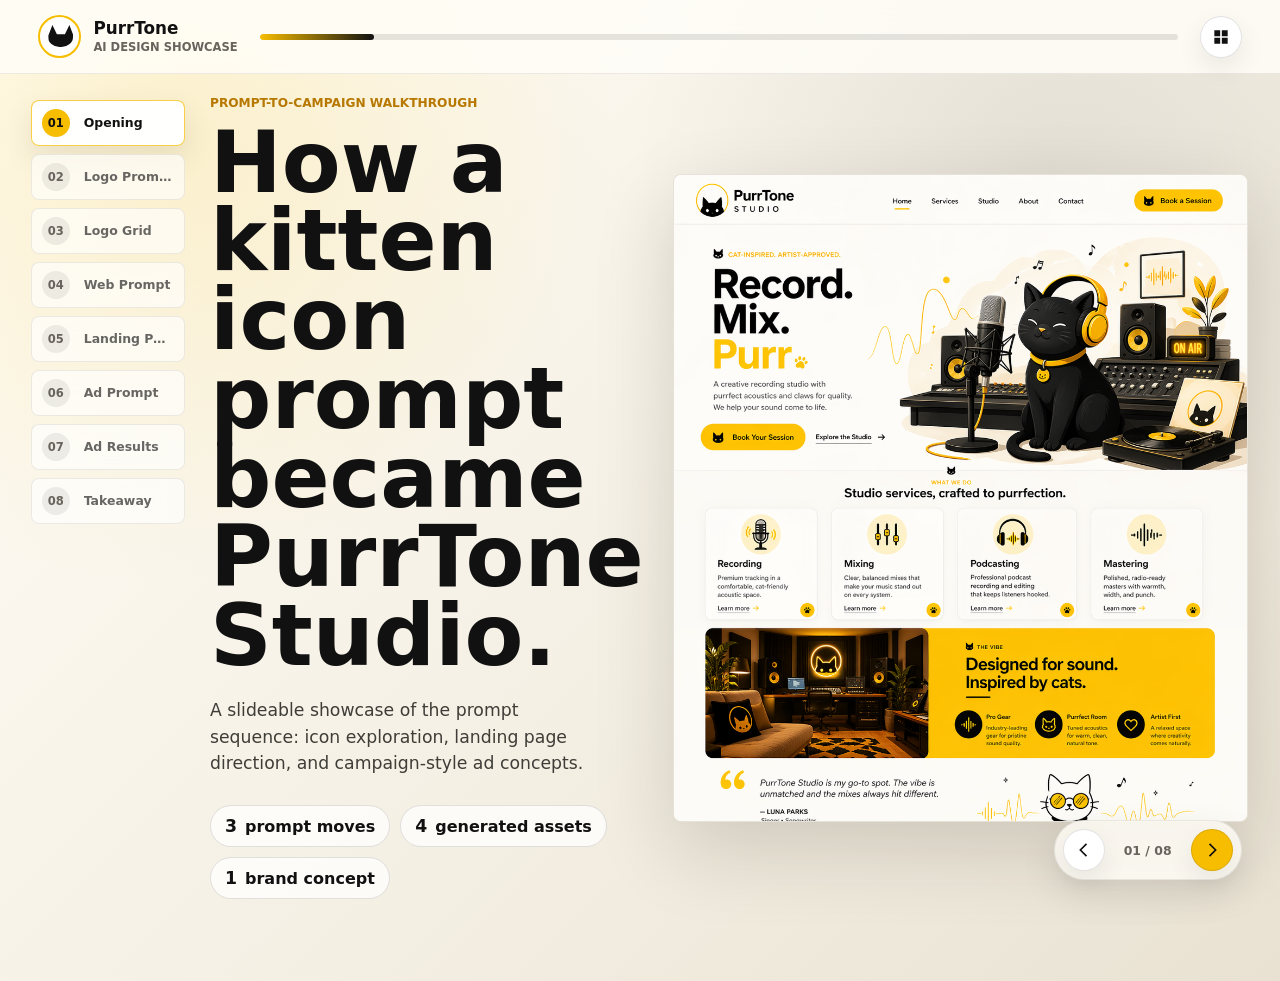
<file: purrtone-showcase/index.html>
<!doctype html>
<html lang="en">
  <head>
    <meta charset="utf-8" />
    <meta name="viewport" content="width=device-width, initial-scale=1" />
    <title>PurrTone Studio Showcase</title>
    <link rel="stylesheet" href="./styles.css" />
  </head>
  <body>
    <div class="app-shell">
      <header class="topbar">
        <a class="brand-lockup" href="#slide-1" aria-label="PurrTone showcase home">
          <span class="brand-mark" aria-hidden="true"></span>
          <span>
            <strong>PurrTone</strong>
            <small>AI design showcase</small>
          </span>
        </a>
        <div class="progress" aria-hidden="true"><span id="progressFill"></span></div>
        <button class="icon-button" id="overviewButton" type="button" title="Toggle overview" aria-label="Toggle overview">
          <svg viewBox="0 0 24 24" aria-hidden="true">
            <path d="M4 4h7v7H4V4Zm9 0h7v7h-7V4ZM4 13h7v7H4v-7Zm9 0h7v7h-7v-7Z" />
          </svg>
        </button>
      </header>

      <nav class="slide-rail" aria-label="Showcase slides">
        <button class="rail-item is-active" type="button" data-goto="0"><span>01</span><b>Opening</b></button>
        <button class="rail-item" type="button" data-goto="1"><span>02</span><b>Logo Prompt</b></button>
        <button class="rail-item" type="button" data-goto="2"><span>03</span><b>Logo Grid</b></button>
        <button class="rail-item" type="button" data-goto="3"><span>04</span><b>Web Prompt</b></button>
        <button class="rail-item" type="button" data-goto="4"><span>05</span><b>Landing Page</b></button>
        <button class="rail-item" type="button" data-goto="5"><span>06</span><b>Ad Prompt</b></button>
        <button class="rail-item" type="button" data-goto="6"><span>07</span><b>Ad Results</b></button>
        <button class="rail-item" type="button" data-goto="7"><span>08</span><b>Takeaway</b></button>
      </nav>

      <main class="deck" id="deck">
        <section class="slide cover-slide is-active" data-title="Opening">
          <div class="copy-block">
            <p class="eyebrow">Prompt-to-campaign walkthrough</p>
            <h1>How a kitten icon prompt became PurrTone Studio.</h1>
            <p class="lede">
              A slideable showcase of the prompt sequence: icon exploration, landing page direction,
              and campaign-style ad concepts.
            </p>
            <div class="metric-row" aria-label="Showcase summary">
              <span><b>3</b> prompt moves</span>
              <span><b>4</b> generated assets</span>
              <span><b>1</b> brand concept</span>
            </div>
          </div>
          <figure class="image-card hero-composite">
            <img
              src="./assets/ChatGPT Image Apr 21, 2026, 07_56_14 PM.png"
              alt="Generated PurrTone Studio landing page"
            />
          </figure>
        </section>

        <section class="slide split-slide" data-title="Logo Prompt">
          <div class="copy-block">
            <p class="eyebrow">Prompt 01</p>
            <h2>Start by asking for a system, not a single logo.</h2>
            <div class="prompt-card">
              <span>Original prompt</span>
              <p>
                Transform this image into a grid of minimalist logos using the main subject as the
                core icon. Abstract and simplify the primary element into multiple unique
                vector-style logo marks.
              </p>
              <p>
                Each variation should reinterpret the same subject in different ways: geometric,
                line art, negative space, emblem, badge, monogram. Arrange 16-20 logos evenly on a
                light background.
              </p>
            </div>
            <div class="reply-pill">Follow-up: “Let’s use a kitten as the source inspiration.”</div>
          </div>
          <figure class="image-card framed-image">
            <img
              src="./assets/ChatGPT Image Apr 21, 2026, 07_56_18 PM.png"
              alt="Generated grid of minimalist kitten logos"
            />
            <figcaption>Result preview: a broad logo exploration instead of one locked direction.</figcaption>
          </figure>
        </section>

        <section class="slide gallery-slide" data-title="Logo Grid">
          <div class="section-heading">
            <p class="eyebrow">Result 01</p>
            <h2>The icon grid created usable brand DNA.</h2>
          </div>
          <div class="gallery-layout">
            <figure class="image-card asset-focus logo-asset">
              <img
                src="./assets/ChatGPT Image Apr 21, 2026, 07_56_18 PM.png"
                alt="Full generated logo grid for kitten icon concepts"
              />
            </figure>
            <aside class="takeaway">
              <span class="status-chip">Why it worked</span>
              <h3>It produced options with a shared visual language.</h3>
              <p>
                The output had enough range to choose from: solid marks, line icons, badges,
                negative-space cats, and simple face symbols. One of those marks became the anchor
                for the next prompt.
              </p>
            </aside>
          </div>
        </section>

        <section class="slide split-slide" data-title="Web Prompt">
          <div class="copy-block">
            <p class="eyebrow">Prompt 02</p>
            <h2>Use the logo result as context for a landing page.</h2>
            <div class="prompt-card large">
              <span>Follow-up prompt</span>
              <p>
                “Can you design a landing page for a cat recording studio and pick one of icons you
                created, let’s make the main colors yellow, and accent black, give it space, and give
                it life.”
              </p>
            </div>
            <div class="token-row" aria-label="Design direction">
              <span style="--swatch:#f7bd00">Yellow lead</span>
              <span style="--swatch:#090909">Black accent</span>
              <span style="--swatch:#fffaf0">Open space</span>
              <span style="--swatch:#2b2922">Studio warmth</span>
            </div>
          </div>
          <figure class="image-card framed-image landing-peek">
            <img
              src="./assets/ChatGPT Image Apr 21, 2026, 07_56_14 PM.png"
              alt="Generated PurrTone landing page"
            />
            <figcaption>The prompt turns a logo exploration into a complete homepage direction.</figcaption>
          </figure>
        </section>

        <section class="slide gallery-slide" data-title="Landing Page">
          <div class="section-heading">
            <p class="eyebrow">Result 02</p>
            <h2>PurrTone becomes a believable studio brand.</h2>
          </div>
          <div class="gallery-layout wide">
            <figure class="image-card asset-focus web-asset">
              <img
                src="./assets/ChatGPT Image Apr 21, 2026, 07_56_14 PM.png"
                alt="Full generated PurrTone Studio homepage design"
              />
            </figure>
            <aside class="annotation-stack">
              <article>
                <span>01</span>
                <h3>Logo selected</h3>
                <p>The cat mark moves into the navigation, CTA, service cards, and footer.</p>
              </article>
              <article>
                <span>02</span>
                <h3>Color becomes structure</h3>
                <p>Yellow is not just decoration. It organizes buttons, icons, bands, and sound lines.</p>
              </article>
              <article>
                <span>03</span>
                <h3>The concept gets specific</h3>
                <p>Recording gear, service categories, studio interiors, and cat details make it feel real.</p>
              </article>
            </aside>
          </div>
        </section>

        <section class="slide split-slide dark-slide" data-title="Ad Prompt">
          <div class="copy-block">
            <p class="eyebrow">Prompt 03</p>
            <h2>The typo that drove itself into the campaign.</h2>
            <div class="prompt-card dark">
              <span>Follow-up prompt</span>
              <p>
                “Can you now make a magazine add with a photorealist ad for PurrTone that’s
                emotional maybe hybrid of a real image of a car with anime eyes or something like
                that.”
              </p>
            </div>
            <div class="typo-callout">
              <span>Cat brand, car prompt</span>
              <p>
                I meant <b>cat</b>. I typed <b>car</b>. The model did exactly what I asked and put a
                moody black car in the ad. Prompt typo, premium parking spot.
              </p>
            </div>
            <p class="lede compact">
              The funny part is that it still followed the brand direction: black and yellow,
              studio signage, emotional headline, soundwave energy, and the PurrTone mark.
            </p>
          </div>
          <figure class="image-card ad-preview">
            <img
              src="./assets/ChatGPT Image Apr 21, 2026, 08_24_58 PM.png"
              alt="Generated PurrTone magazine ad with black car and glowing yellow accents"
            />
            <figcaption>Literal prompt-following: the requested car became the hero visual.</figcaption>
          </figure>
        </section>

        <section class="slide gallery-slide dark-gallery" data-title="Ad Results">
          <div class="section-heading">
            <p class="eyebrow">Result 03</p>
            <h2>The fix: change one letter, change the whole hero.</h2>
          </div>
          <div class="correction-strip" aria-label="Prompt correction from car to cat">
            <div>
              <span>Original typo</span>
              <b>car</b>
              <p>The model followed the prompt literally and built the ad around a black car.</p>
            </div>
            <svg viewBox="0 0 80 24" aria-hidden="true">
              <path d="M4 12h62M56 4l12 8-12 8" />
            </svg>
            <div>
              <span>Corrected intent</span>
              <b>cat</b>
              <p>The fixed direction brings the hero back to PurrTone’s original cat-led brand idea.</p>
            </div>
          </div>
          <div class="ad-grid">
            <figure class="image-card ad-card">
              <img
                src="./assets/ChatGPT Image Apr 21, 2026, 08_24_58 PM.png"
                alt="Generated PurrTone car magazine ad"
              />
              <figcaption>Before: “car” gives the campaign a glossy automotive hero.</figcaption>
            </figure>
            <figure class="image-card ad-card">
              <img
                src="./assets/ChatGPT Image Apr 21, 2026, 08_24_55 PM.png"
                alt="Generated PurrTone cat magazine ad"
              />
              <figcaption>After: “cat” restores the emotional PurrTone mascot.</figcaption>
            </figure>
          </div>
        </section>

        <section class="slide wrap-slide" data-title="Takeaway">
          <div class="section-heading">
            <p class="eyebrow">Showcase close</p>
            <h2>The strongest move was carrying context forward.</h2>
          </div>
          <div class="timeline">
            <article>
              <span>01</span>
              <h3>Explore</h3>
              <p>The first prompt generated a flexible logo set instead of one isolated output.</p>
            </article>
            <article>
              <span>02</span>
              <h3>Apply</h3>
              <p>The selected visual language became a landing page with services, voice, and polish.</p>
            </article>
            <article>
              <span>03</span>
              <h3>Extend</h3>
              <p>The same brand stretched into a darker campaign concept without losing its identity.</p>
            </article>
          </div>
          <div class="closing-card">
            <h3>Prompting becomes design direction when each result becomes the brief for the next step.</h3>
            <figure>
              <img
                src="./assets/ChatGPT Image Apr 21, 2026, 07_56_18 PM.png"
                alt="Small preview of generated kitten logo grid"
              />
            </figure>
          </div>
        </section>
      </main>

      <footer class="controls" aria-label="Slide controls">
        <button class="control-button" id="prevButton" type="button" title="Previous slide" aria-label="Previous slide">
          <svg viewBox="0 0 24 24" aria-hidden="true"><path d="M15.7 5.3 9 12l6.7 6.7-1.4 1.4L6.2 12l8.1-8.1 1.4 1.4Z" /></svg>
        </button>
        <span id="slideCounter">01 / 08</span>
        <button class="control-button primary" id="nextButton" type="button" title="Next slide" aria-label="Next slide">
          <svg viewBox="0 0 24 24" aria-hidden="true"><path d="m8.3 18.7 6.7-6.7-6.7-6.7 1.4-1.4 8.1 8.1-8.1 8.1-1.4-1.4Z" /></svg>
        </button>
      </footer>
    </div>

    <script src="./script.js"></script>
  </body>
</html>
</file>
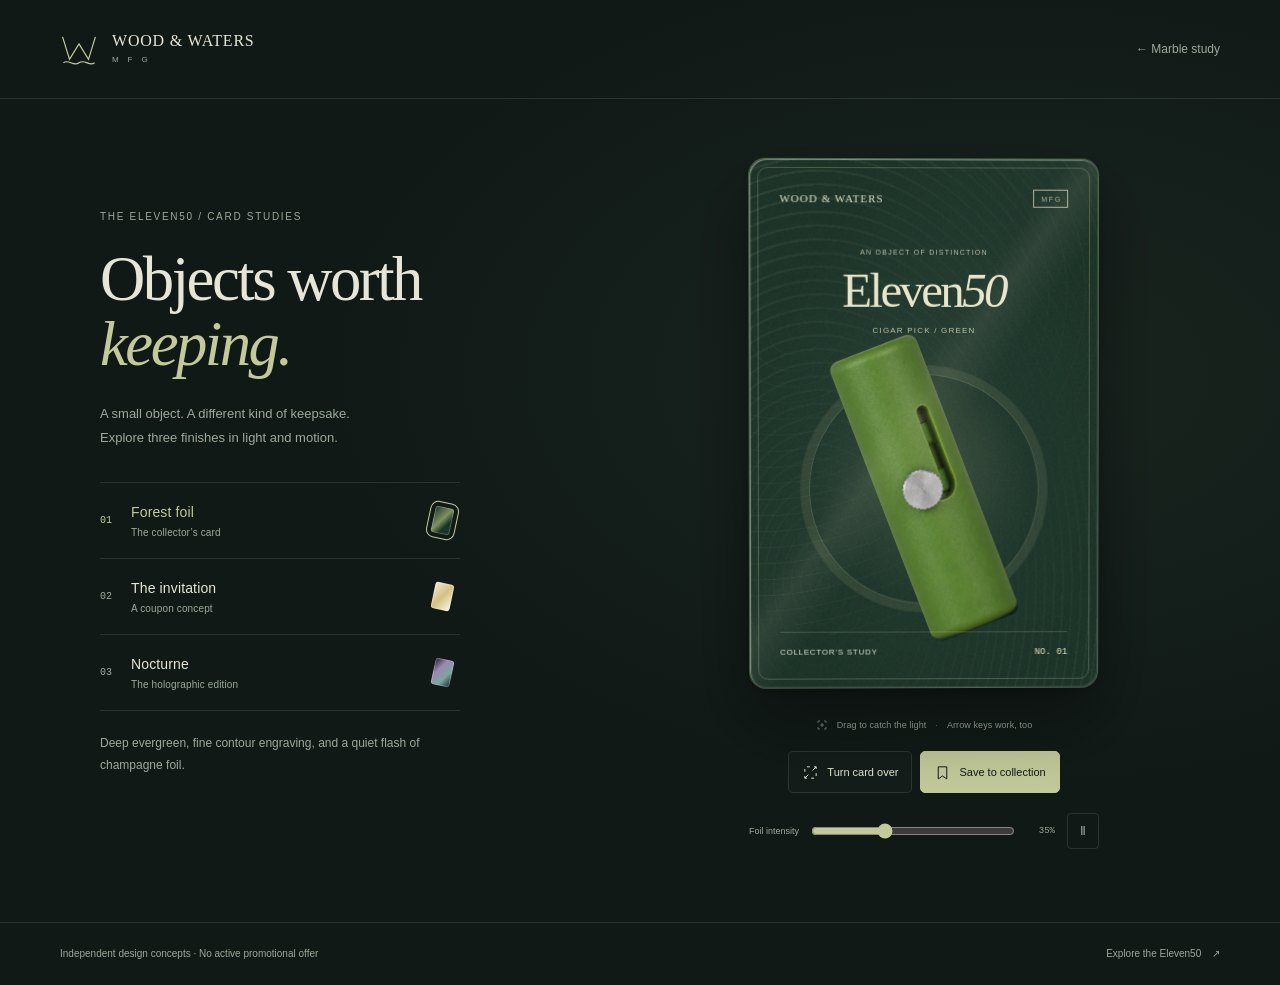
<file: holographic-marble/eleven50/index.html>
<!doctype html>
<html lang="en">
<head>
    <meta charset="utf-8">
    <meta name="viewport" content="width=device-width, initial-scale=1">
    <meta name="theme-color" content="#101916">
    <title>Eleven50 · Objects worth keeping</title>
    <link rel="icon" href="data:image/svg+xml,%3Csvg xmlns='http://www.w3.org/2000/svg' viewBox='0 0 64 64'%3E%3Crect width='64' height='64' rx='16' fill='%2315221b'/%3E%3Cpath d='M12 18l8 28 12-21 12 21 8-28' fill='none' stroke='%23c5bb8d' stroke-width='3'/%3E%3C/svg%3E">
    <link rel="stylesheet" href="./cards.css">
    <script src="./cards.js" defer></script>
</head>
<body data-edition="forest">
    <header class="page-header">
        <a class="brand" href="https://woodnwaters.com/products/eleven50-cigar-pick-green" target="_blank" rel="noopener noreferrer" aria-label="Wood and Waters, view Eleven50 product">
            <svg viewBox="0 0 44 38" aria-hidden="true"><path d="M3 5l8 26L22 13l11 18 8-26M4 35c6-5 11 5 18 0s12 5 18 0"/></svg>
            <span>WOOD &amp; WATERS<span class="brand-sub">M F G</span></span>
        </a>
        <a class="back-link" href="../">← Marble study</a>
    </header>

    <main class="studio">
        <section class="editorial" aria-labelledby="page-title">
            <p class="eyebrow">The Eleven50 / Card studies</p>
            <h1 id="page-title">Objects worth<br><em>keeping.</em></h1>
            <p class="intro-copy">A small object. A different kind of keepsake.<br> Explore three finishes in light and motion.</p>

            <nav class="edition-list" aria-label="Choose a card design">
                <a href="?edition=forest" data-edition-link="forest" aria-current="page">
                    <span class="edition-number">01</span><span class="edition-name">Forest foil<small>The collector’s card</small></span><span class="edition-swatch swatch-forest"></span>
                </a>
                <a href="?edition=ivory" data-edition-link="ivory">
                    <span class="edition-number">02</span><span class="edition-name">The invitation<small>A coupon concept</small></span><span class="edition-swatch swatch-ivory"></span>
                </a>
                <a href="?edition=nocturne" data-edition-link="nocturne">
                    <span class="edition-number">03</span><span class="edition-name">Nocturne<small>The holographic edition</small></span><span class="edition-swatch swatch-nocturne"></span>
                </a>
            </nav>
            <p class="edition-description" id="edition-description">Deep evergreen, fine contour engraving, and a quiet flash of champagne foil.</p>
        </section>

        <section class="display" aria-label="Interactive Eleven50 collectible card">
            <div class="card-stage">
                <div class="tilt-card" tabindex="0" role="group" aria-label="Forest foil card, front" aria-describedby="gesture-hint">
                    <div class="card-flipper">
                        <article class="card-face card-front">
                            <div class="engraving" aria-hidden="true"></div>
                            <div class="foil-field" aria-hidden="true"></div>
                            <div class="face-content">
                                <div class="card-brand"><span>WOOD &amp; WATERS</span><span class="maker">MFG</span></div>
                                <div class="front-title"><p class="card-kicker">An object of distinction</p><h2>Eleven<span>50</span></h2><p class="product-kind">Cigar pick / Green</p></div>
                                <div class="product-stage"><div class="product-halo" aria-hidden="true"></div><div class="monogram" aria-hidden="true">W</div><img class="product-image" src="./assets/eleven50-green.png" alt="Green Eleven50 accessory with a silver thumb wheel, closed" draggable="false"></div>
                                <div class="front-foot"><span class="card-category">Collector’s study</span><span class="design-number">No. 01</span></div>
                            </div>
                            <div class="foil-glint" aria-hidden="true"></div>
                            <div class="edge-light" aria-hidden="true"></div>
                        </article>
                        <article class="card-face card-back" aria-hidden="true" inert>
                            <div class="engraving" aria-hidden="true"></div>
                            <div class="foil-field" aria-hidden="true"></div>
                            <div class="back-content">
                                <div class="card-brand"><span>WOOD &amp; WATERS</span><span class="maker">MFG</span></div>
                                <span class="back-symbol" aria-hidden="true">W<span>&amp;</span>W</span>
                                <p class="card-kicker back-kicker">A closer look</p>
                                <h2 class="back-title">Small details.<br><em>Considered.</em></h2>
                                <p class="back-description">A spring-loaded, retractable pick. A magnetic hold. The Eleven50 in green.</p>
                                <div class="back-details"><span>Object</span><span>Eleven50</span><span>Finish</span><span>Green</span><span>Card</span><span class="back-edition">Forest foil</span></div>
                                <div class="coupon-code" hidden><span>PREVIEW CODE</span><strong>WW-PREVIEW</strong><small>Coupon concept. No active offer.</small></div>
                                <div class="back-bottom"><span>woodnwaters.com</span><span class="design-number">No. 01</span></div>
                            </div>
                            <div class="foil-glint" aria-hidden="true"></div><div class="edge-light" aria-hidden="true"></div>
                        </article>
                    </div>
                </div>
            </div>

            <p class="gesture-hint" id="gesture-hint"><svg viewBox="0 0 24 24" aria-hidden="true"><path d="M8 4H4v4m12-4h4v4M4 16v4h4m12-4v4h-4M8 12h8m-4-4v8"/></svg>Drag to catch the light<span>·</span>Arrow keys work, too</p>
            <div class="card-actions">
                <button id="flip" type="button" aria-pressed="false"><svg viewBox="0 0 24 24" aria-hidden="true"><path d="M17 4h3v3M20 4l-5 5M7 20H4v-3m0 3l5-5M7 4h4M4 7v4m13 9h-4m7-3v-4"/></svg><span>Turn card over</span></button>
                <button id="collect" type="button"><svg viewBox="0 0 24 24" aria-hidden="true"><path d="M6 4h12v17l-6-4-6 4z"/></svg><span>Save to collection</span></button>
            </div>
            <div class="finish-controls">
                <label for="foil">Foil intensity</label><input id="foil" type="range" min="0" max="100" value="35"><output for="foil" id="foil-value">35%</output>
                <button id="motion" type="button" aria-label="Pause idle motion" aria-pressed="false"><span aria-hidden="true">Ⅱ</span></button>
            </div>
            <p class="feedback" role="status" aria-live="polite"></p>
        </section>
    </main>

    <footer class="page-footer"><span>Independent design concepts · No active promotional offer</span><a href="https://woodnwaters.com/products/eleven50-cigar-pick-green" target="_blank" rel="noopener noreferrer">Explore the Eleven50 <span aria-hidden="true">↗</span></a></footer>
</body>
</html>
</file>
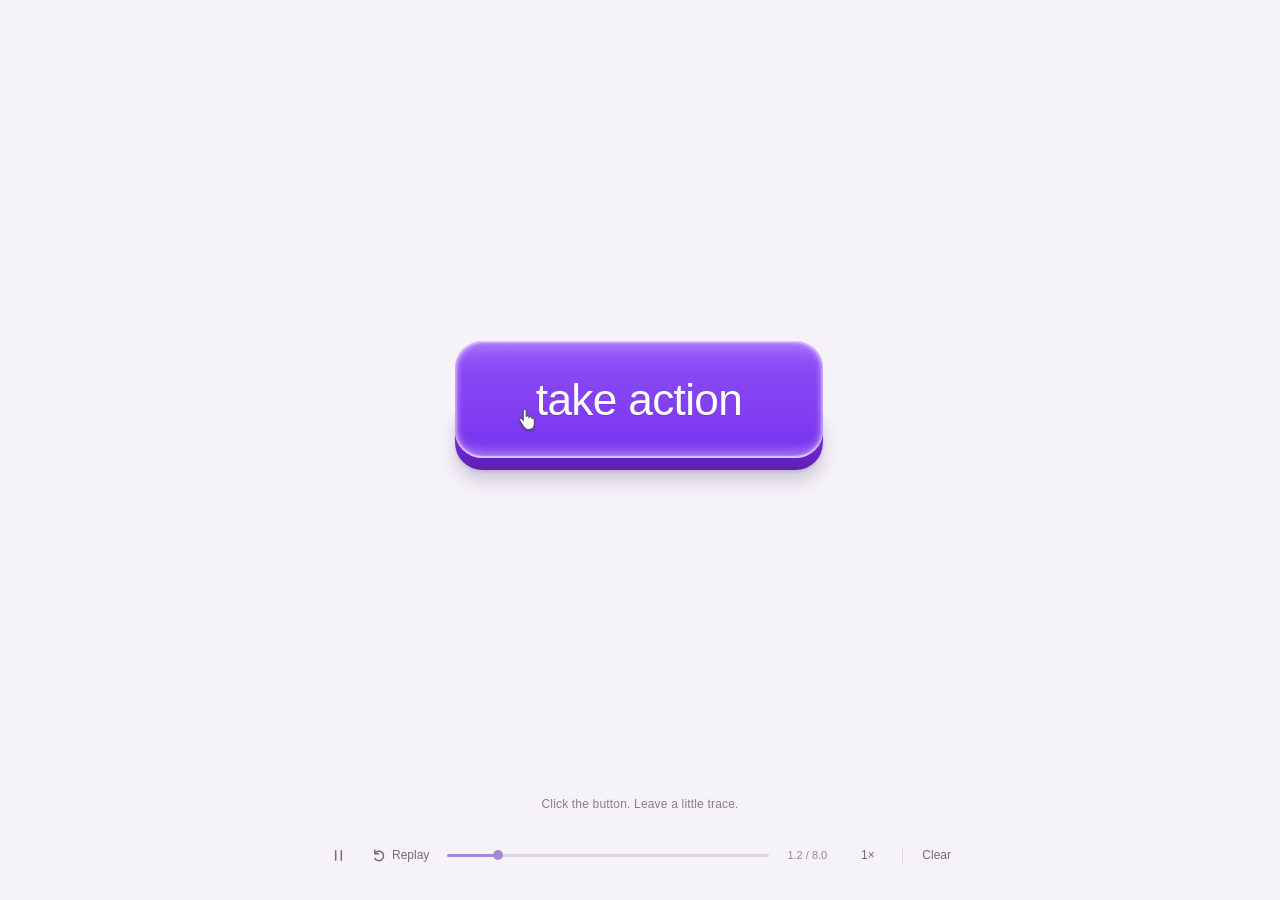
<file: fingerprint-study/variants/extra-high/index.html>
<!doctype html>
<html lang="en">
<head>
<meta charset="utf-8">
<meta name="viewport" content="width=device-width, initial-scale=1">
<meta http-equiv="Content-Security-Policy" content="default-src 'none'; script-src 'unsafe-inline'; style-src 'unsafe-inline'; img-src data:; connect-src 'none'; font-src 'none'; base-uri 'none'; form-action 'none'">
<title>Take action — tactile button</title>
<link rel="icon" href="data:,">
<style>
  :root { color-scheme: light; font-family: Arial, Helvetica, sans-serif; color: #61586e; background: #f5f2f8; }
  * { box-sizing: border-box; }
  body { margin: 0; min-width: 240px; }
  button, input, select { font: inherit; }
  button { -webkit-tap-highlight-color: transparent; }
  main { min-height: 100svh; display: flex; flex-direction: column; }
  .stage { flex: 1; min-height: 300px; display: grid; grid-template-columns: minmax(0, 1fr); place-items: center; overflow: hidden; position: relative; }
  .scene { width: min(100vw, 1048px); aspect-ratio: 1048 / 775; position: relative; container-type: inline-size; }
  .button-position { position: absolute; width: 35.12%; height: 16.65%; left: 32.34%; top: 42.96%; }
  .action { --travel: 0px; --scale: 1; --shadow-y: 12px; --shadow-blur: 13px; appearance: none; display: block; position: relative; width: 100%; height: 100%; border: 0; padding: 0; border-radius: 2.6cqw; background: transparent; cursor: pointer; touch-action: none; user-select: none; -webkit-user-select: none; outline-offset: 9px; }
  .action:focus-visible { outline: 2px solid #7134d3; }
  .base { position: absolute; inset: 55% 0 0; border-radius: 0 0 2.6cqw 2.6cqw; background: linear-gradient(#7834d7 40%, #6723c6 75%, #5920b0 100%); box-shadow: 0 var(--shadow-y) var(--shadow-blur) rgba(69, 37, 110, .19), 0 2px 3px rgba(69, 24, 122, .12); transform: scaleX(var(--scale)); }
  .face { position: absolute; inset: 0 0 9.2%; border-radius: 2.6cqw; transform: translateY(var(--travel)) scaleX(var(--scale)); overflow: hidden; isolation: isolate; background: linear-gradient(180deg, #9558fb 0%, #8848f4 28%, #803cf1 69%, #7935ee 86%, #8749f4 100%); box-shadow: inset 0 1px 2px rgba(255,255,255,.72), inset 0 -2px 1px rgba(230,205,255,.82), inset 2px 0 5px rgba(220,185,255,.51), inset -2px 0 5px rgba(220,185,255,.46); }
  .face::before { content: ""; position: absolute; z-index: 2; pointer-events: none; inset: 1px; border: 1.5px solid rgba(225,200,255,.4); border-radius: inherit; background: linear-gradient(180deg, rgba(255,255,255,.13), transparent 18%, transparent 81%, rgba(238,219,255,.09)); box-shadow: inset 0 5px 8px rgba(221,180,255,.15), inset 0 -5px 8px rgba(239,211,255,.17); }
  .face::after { content: ""; position: absolute; inset: 0; border-radius: inherit; pointer-events: none; z-index: 2; box-shadow: inset 0 0 10px rgba(222,195,255,.20), inset 0 0 2px rgba(255,255,255,.32); }
  #prints { position: absolute; inset: 0; width: 100%; height: 100%; pointer-events: none; mix-blend-mode: screen; }
  .label { position: absolute; inset: 0; z-index: 3; display: grid; place-items: center; padding-top: .15cqw; font-family: -apple-system, BlinkMacSystemFont, Arial, sans-serif; font-size: 4.22cqw; font-weight: 500; letter-spacing: -.065cqw; line-height: 1; color: #fff; text-shadow: 0 1px 1px rgba(69,24,117,.18); }
  .cursor { width: 1.65cqw; height: 2.3cqw; position: absolute; z-index: 5; pointer-events: none; filter: drop-shadow(0 1px 1px #38234b55); transform: translate(-3px,-2px); }
  .cursor[hidden] { display: none; }
  .cursor svg { width: 100%; height: 100%; display: block; overflow: visible; }
  footer { flex: none; width: min(640px, calc(100% - 48px)); margin: 0 auto; padding: 6px 0 27px; }
  .hint { text-align: center; margin: 0 0 24px; font-size: 12px; letter-spacing: .015em; color: #877d95; min-height: 16px; }
  .controls { display: flex; gap: 7px; align-items: center; }
  .tool { border: 1px solid transparent; background: transparent; color: #746b82; min-height: 36px; min-width: 36px; border-radius: 8px; display: inline-flex; align-items: center; justify-content: center; gap: 5px; cursor: pointer; padding: 6px 8px; font-size: 12px; white-space: nowrap; }
  .tool:hover { background: #eae4f2; color: #4e376c; }
  .tool:focus-visible, input:focus-visible { outline: 2px solid #9764df; outline-offset: 3px; }
  .tool svg { width: 15px; height: 15px; fill: none; stroke: currentColor; stroke-width: 1.6; stroke-linecap: round; stroke-linejoin: round; }
  #toggle { width: 36px; }
  #toggle .pause-icon { display: none; }
  #toggle[data-playing="true"] .pause-icon { display: block; }
  #toggle[data-playing="true"] .play-icon { display: none; }
  .timeline { flex: 1; min-width: 40px; appearance: none; height: 3px; border-radius: 3px; background: linear-gradient(to right, #a587d3 var(--progress, 0%), #dfd7e9 var(--progress, 0%)); cursor: pointer; }
  .timeline::-webkit-slider-thumb { appearance: none; width: 10px; height: 10px; border-radius: 50%; background: #a587d3; }
  .timeline::-moz-range-thumb { width: 10px; height: 10px; border: 0; border-radius: 50%; background: #a587d3; }
  .time { font-variant-numeric: tabular-nums; font-size: 11px; color: #94879f; min-width: 58px; text-align: center; }
  .divider { width: 1px; height: 16px; background: #ded6e7; margin: 0 3px; }
  #speed { appearance: none; text-align: center; }
  @media (max-width: 520px) {
    .scene { width: 145vw; max-width: none; flex: none; }
    footer { width: calc(100% - 28px); padding-bottom: 22px; }
    .controls { gap: 3px; }
    .hint { margin-bottom: 15px; }
    .word { display: none; }
    .time { min-width: 45px; font-size: 10px; }
  }
  @media (prefers-reduced-motion: reduce) { .cursor { display: none; } }
  @media (max-width: 340px) { .time { display: none; } }
</style>
</head>
<body>
<main>
  <section class="stage" aria-label="Interactive animation of a glass button that collects fingerprints">
    <div class="scene">
      <div class="button-position">
        <button class="action" id="action" aria-label="take action" aria-describedby="hint">
          <span class="base" aria-hidden="true"></span>
          <span class="face"><canvas id="prints" aria-hidden="true"></canvas><span class="label">take action</span></span>
        </button>
      </div>
      <div class="cursor" id="cursor" aria-hidden="true" hidden>
        <svg viewBox="0 0 18 24"><path d="M5.5 12V3.6c0-2.4 3-2.4 3 0v6.1c.5-1.9 3-1.3 3 .3 1-1.4 3-.6 2.9 1.1 1.5-.5 2.6.3 2.6 1.7v4.5c-.1 3.9-2.4 5.7-5.6 5.7-2.8 0-4.5-1.4-5.7-3.5L2 13.8c-1.2-1.9 1-3.4 2.3-1.9l1.2 1.4Z" fill="white" stroke="#5a5063" stroke-width="1.2"/></svg>
      </div>
    </div>
  </section>
  <footer>
    <p class="hint" id="hint">Click the button. Leave a little trace.</p>
    <div class="controls" aria-label="Animation controls">
      <button class="tool" id="toggle" aria-label="Pause animation" data-playing="true" title="Play or pause">
        <svg class="play-icon" viewBox="0 0 16 16"><path d="m5 3 8 5-8 5Z"/></svg>
        <svg class="pause-icon" viewBox="0 0 16 16"><path d="M5 3v10M11 3v10"/></svg>
      </button>
      <button class="tool" id="replay" aria-label="Replay reference sequence" title="Replay reference sequence"><svg viewBox="0 0 16 16"><path d="M3 6a5 5 0 1 1 0 5M3 2v4h4"/></svg><span class="word">Replay</span></button>
      <input class="timeline" id="timeline" type="range" min="0" max="8.04" step="0.01" value="0" aria-label="Animation time">
      <output class="time" id="time">0.0 / 8.0</output>
      <select class="tool" id="speed" aria-label="Playback speed" title="Playback speed"><option value="0.25">0.25×</option><option value="0.5">0.5×</option><option value="1" selected>1×</option><option value="2">2×</option></select>
      <span class="divider" aria-hidden="true"></span>
      <button class="tool" id="clear" title="Clear fingerprints">Clear</button>
    </div>
  </footer>
</main>
<script>
(() => {
  'use strict';
  const $ = id => document.getElementById(id);
  const action = $('action'), face = action.querySelector('.face'), canvas = $('prints');
  const ctx = canvas.getContext('2d'), cursor = $('cursor'), timeline = $('timeline');
  const reduceMotion = matchMedia('(prefers-reduced-motion: reduce)');
  const WIDTH = 368, HEIGHT = 116, DURATION = 8.04;
  const clamp = (v, lo = 0, hi = 1) => Math.min(hi, Math.max(lo, v));
  const smooth = v => (v = clamp(v), v * v * (3 - 2 * v));

  // Capture times are offset by the logged 0.26 s media start. These are
  // estimates from the supplied images, not timings extracted from the source.
  const presses = [
    { down: 1.18, up: 1.43, x: 66, y: 67, angle: -29, strength: .32, seed: 1 },
    { down: 1.79, up: 1.99, x: 305, y: 67, angle: 29, strength: .41, seed: 2 },
    { down: 2.35, up: 2.53, x: 76, y: 66, angle: -29, strength: .71, seed: 3 },
    { down: 2.90, up: 3.10, x: 174, y: 48, angle: -12, strength: .12, seed: 4 },
    { down: 3.35, up: 3.67, x: 32, y: 22, angle: -36, strength: .50, seed: 5 },
    { down: 4.03, up: 4.72, x: 62, y: 75, angle: -22, strength: .33, seed: 6 },
    { down: 4.95, up: 5.11, x: 168, y: 66, angle: 27, strength: .64, seed: 7 },
    { down: 5.26, up: 5.41, x: 300, y: 63, angle: 30, strength: .24, seed: 8 },
    { down: 5.68, up: 5.87, x: 137, y: 56, angle: -22, strength: .35, seed: 9 },
    { down: 6.28, up: 6.46, x: 128, y: 40, angle: -17, strength: .29, seed: 10 },
    { down: 6.82, up: 7.00, x: 36, y: 59, angle: -24, strength: .27, seed: 11 },
    { down: 7.87, up: 8.01, x: 262, y: 48, angle: 31, strength: .24, seed: 12 }
  ];
  // Cursor locations are drawn from the images. The event log only describes
  // the outer webpage pointer and cannot replay the pointer inside the video.
  const pointerPath = [
    [0,114,82],[.48,90,81],[.98,66,67],[1.43,66,67],
    [1.66,305,67],[1.99,305,67],[2.22,76,66],[2.55,76,66],
    [2.76,174,48],[3.10,174,48],[3.28,32,22],[3.73,32,22],
    [3.91,62,75],[4.75,62,75],[4.92,168,66],[5.11,168,66],
    [5.25,300,63],[5.41,300,63],[5.66,137,56],[5.88,137,56],
    [6.03,132,-18],[6.16,132,-18],[6.26,128,40],[6.48,128,40],
    [6.68,36,59],[7.05,36,59],[7.27,332,-20],[7.64,220,65],[8.04,262,48]
  ];
  let playing = !reduceMotion.matches, mode = 'replay', time = 0, rate = 1;
  let liveTime = 0, livePrints = [], held = null, pressLevel = 0, velocity = 0;
  let lastFrame = 0, raf = 0, seed = 18, widthScale = 1;
  const textures = [];

  function randomFor(n) { return () => { n |= 0; n = n + 0x6D2B79F5 | 0; let t = Math.imul(n ^ n >>> 15, 1 | n); t = t + Math.imul(t ^ t >>> 7, 61 | t) ^ t; return ((t ^ t >>> 14) >>> 0) / 4294967296; }; }

  // Entirely procedural, fictional fingerprint ridges; no fingerprint assets,
  // source frames, fonts, libraries, or network requests are used by this page.
  function makeFingerprint(n) {
    const random = randomFor(8827 + n * 913);
    const size = 256, texture = document.createElement('canvas');
    texture.width = texture.height = size;
    const c = texture.getContext('2d'), data = c.createImageData(size, size);
    const offset = random() * 6.28, bend = .15 + random() * .14;
    for (let y = 0; y < size; y++) for (let x = 0; x < size; x++) {
      const u = (x - 128) / 94, v = (y - 126) / 115;
      const angle = Math.atan2(v, u), radius = Math.hypot(u, v);
      const outline = 1 + .021 * Math.sin(angle * 17 + offset) + .016 * Math.sin(angle * 29 + 2);
      const edge = clamp((outline - radius) * 26);
      if (!edge) continue;
      // A leaning loop core, curved side ridges, and irregular spacing.
      const a = u + bend * Math.sin(v * 2.5) + .05 * Math.sin(v * 6);
      const b = v + .23;
      const r = Math.sqrt(a * a * 1.23 + b * b * .83);
      const theta = Math.atan2(b, a);
      const phase = r * 99 + 1.3 * Math.sin(theta * 2 + r * 3) + .45 * Math.sin(u * 23 + v * 15) + .22 * Math.sin(v * 53);
      const ridge = Math.pow(clamp((Math.sin(phase) + .16) / 1.16), .57);
      const noise = random();
      const pores = noise > .95 ? .06 : .54 + noise * .46;
      const patches = .65 + .17 * Math.sin(u * 12 + v * 8 + offset) + .14 * Math.sin(u * 27 - v * 19);
      const alpha = edge * (ridge * pores * patches * .8 + .022) * clamp((1.05 - radius) * 8);
      const i = (y * size + x) * 4;
      data.data[i] = 247; data.data[i + 1] = 238; data.data[i + 2] = 255; data.data[i + 3] = Math.round(alpha * 255);
    }
    c.putImageData(data, 0, 0);
    return texture;
  }
  for (let i = 0; i < 5; i++) textures.push(makeFingerprint(i));

  function resize() {
    widthScale = action.clientWidth / WIDTH;
    const dpr = Math.min(devicePixelRatio || 1, 3);
    canvas.width = Math.round(action.clientWidth * dpr);
    canvas.height = Math.round(face.clientHeight * dpr);
    render();
  }
  function drawPrints(list, t) {
    ctx.clearRect(0, 0, canvas.width, canvas.height);
    ctx.save(); ctx.scale(canvas.width / WIDTH, canvas.height / HEIGHT);
    for (const p of list) {
      const age = t - p.down;
      if (age < 0) continue;
      const reveal = reduceMotion.matches ? 1 : smooth(age / .16);
      const fade = mode === 'live' ? 1 - smooth((age - 13) / 10) : 1;
      if (fade <= 0) continue;
      const growth = .92 + reveal * .08;
      ctx.save(); ctx.translate(p.x, p.y); ctx.rotate(p.angle * Math.PI / 180); ctx.scale(growth, growth);
      ctx.globalAlpha = p.strength * reveal * fade;
      ctx.drawImage(textures[p.seed % textures.length], -55, -58, 110, 116);
      ctx.restore();
    }
    ctx.restore();
  }
  function replayDepth(t) {
    let depth = 0;
    for (const p of presses) {
      if (t < p.down) continue;
      if (t <= p.up) depth = Math.max(depth, smooth((t - p.down) / .082));
      else if (t < p.up + .25) {
        const release = t - p.up;
        depth += Math.exp(-release * 24) * Math.cos(release * 20);
      }
    }
    return clamp(depth, -.035, 1);
  }
  function render() {
    const d = mode === 'replay' ? replayDepth(time) : pressLevel;
    action.style.setProperty('--travel', `${d * 10.2 * widthScale}px`);
    action.style.setProperty('--scale', `${1 - .022 * Math.max(0, d)}`);
    action.style.setProperty('--shadow-y', `${(12 - d * 8) * widthScale}px`);
    action.style.setProperty('--shadow-blur', `${(15 - d * 8) * widthScale}px`);
    action.dataset.pressed = String(d > .5);
    const list = mode === 'replay' ? presses : livePrints;
    drawPrints(list, mode === 'replay' ? time : liveTime);
    action.dataset.printCount = String(list.filter(p => p.down <= (mode === 'replay' ? time : liveTime)).length);
    cursor.hidden = mode !== 'replay' || time >= DURATION || reduceMotion.matches;
    if (!cursor.hidden) {
      let a = pointerPath[0], b = a;
      for (let i = 1; i < pointerPath.length; i++) {
        b = pointerPath[i]; if (time <= b[0]) break; a = b;
      }
      const f = a === b ? 1 : smooth((time - a[0]) / (b[0] - a[0]));
      const x = a[1] + (b[1] - a[1]) * f, y = a[2] + (b[2] - a[2]) * f;
      cursor.style.left = `${32.34 + x / WIDTH * 35.12}%`;
      cursor.style.top = `${42.96 + (y + Math.max(0, d) * 4) / HEIGHT * 15.13}%`;
    }
    timeline.value = time.toFixed(2);
    timeline.style.setProperty('--progress', `${time / DURATION * 100}%`);
    $('time').textContent = `${time.toFixed(1)} / 8.0`;
    $('toggle').dataset.playing = String(playing);
    $('toggle').setAttribute('aria-label', playing ? 'Pause animation' : 'Play animation');
  }
  function tick(now) {
    raf = 0;
    const dt = lastFrame ? Math.min((now - lastFrame) / 1000, .05) : 0;
    lastFrame = now;
    if (mode === 'replay' && playing) {
      time = Math.min(time + dt * rate, DURATION);
      if (time >= DURATION) { playing = false; mode = 'live'; livePrints = []; liveTime = 0; }
    } else if (mode === 'live') {
      liveTime += dt;
      livePrints = livePrints.filter(p => liveTime - p.down < 23);
      const target = held ? 1 : 0;
      if (reduceMotion.matches) { pressLevel = target; velocity = 0; }
      else {
        // Substeps keep the damped spring stable on slow frames.
        const steps = Math.max(1, Math.ceil(dt / .008)), h = dt / steps;
        for (let i = 0; i < steps; i++) {
          velocity += ((target - pressLevel) * 950 - velocity * 48) * h;
          pressLevel += velocity * h;
        }
      }
    }
    render();
    if (playing || (mode === 'live' && (held || livePrints.length || Math.abs(pressLevel) > .0001 || Math.abs(velocity) > .001))) wake();
    else lastFrame = 0;
  }
  function wake() { if (!raf && !document.hidden) raf = requestAnimationFrame(tick); }
  function enterLive() {
    if (mode === 'replay') {
      livePrints = presses.filter(p => p.down < time).map(p => ({ ...p, down: -(time - p.down) }));
      mode = 'live'; liveTime = 0; pressLevel = 0; velocity = 0;
    }
    playing = false; render();
  }
  function touchAt(x, y, key) {
    enterLive(); held = key;
    livePrints.push({ down: liveTime, x: clamp(x, 0, WIDTH), y: clamp(y, 0, HEIGHT), angle: -30 + ((seed * 19) % 65), strength: .62, seed: seed++ });
    // Bound the work even after many clicks.
    if (livePrints.length > 35) livePrints.shift();
    wake();
  }
  action.addEventListener('pointerdown', e => {
    if (e.button !== 0 || held !== null) return;
    const box = face.getBoundingClientRect();
    touchAt((e.clientX - box.left) / box.width * WIDTH, (e.clientY - box.top) / box.height * HEIGHT, e.pointerId);
    action.setPointerCapture(e.pointerId);
  });
  function release(e) { if (held === e.pointerId || e.type === 'blur') { held = null; wake(); } }
  action.addEventListener('pointerup', release);
  action.addEventListener('pointercancel', release);
  action.addEventListener('lostpointercapture', release);
  window.addEventListener('blur', release);
  action.addEventListener('keydown', e => {
    if (e.code !== 'Space' && e.code !== 'Enter') return;
    e.preventDefault(); if (!e.repeat && held === null) touchAt(WIDTH / 2, HEIGHT / 2, e.code);
  });
  action.addEventListener('keyup', e => { if (held === e.code) { e.preventDefault(); held = null; wake(); } });
  // Assistive technology can activate a native button without pointer events.
  action.addEventListener('click', e => { if (e.detail === 0 && held === null && !e.pointerType) { touchAt(WIDTH / 2, HEIGHT / 2, 'assistive'); held = null; } });
  function replay() { mode = 'replay'; held = null; playing = true; time = 0; livePrints = []; pressLevel = velocity = 0; lastFrame = 0; render(); wake(); }
  $('replay').addEventListener('click', replay);
  $('toggle').addEventListener('click', () => {
    if (mode === 'live' || time >= DURATION) return replay();
    playing = !playing; lastFrame = 0; render(); wake();
  });
  $('clear').addEventListener('click', () => { mode = 'live'; playing = false; held = null; livePrints = []; time = 0; liveTime = 0; pressLevel = velocity = 0; render(); });
  $('speed').addEventListener('change', e => { rate = Number(e.target.value); });
  timeline.addEventListener('input', e => { mode = 'replay'; held = null; playing = false; time = Number(e.target.value); render(); });
  document.addEventListener('visibilitychange', () => { lastFrame = 0; if (document.hidden) { cancelAnimationFrame(raf); raf = 0; held = null; } else wake(); });
  reduceMotion.addEventListener('change', () => { if (reduceMotion.matches) { playing = false; enterLive(); } wake(); });
  new ResizeObserver(resize).observe(action);
  resize(); render(); wake();
})();
</script>
</body>
</html>
</file>
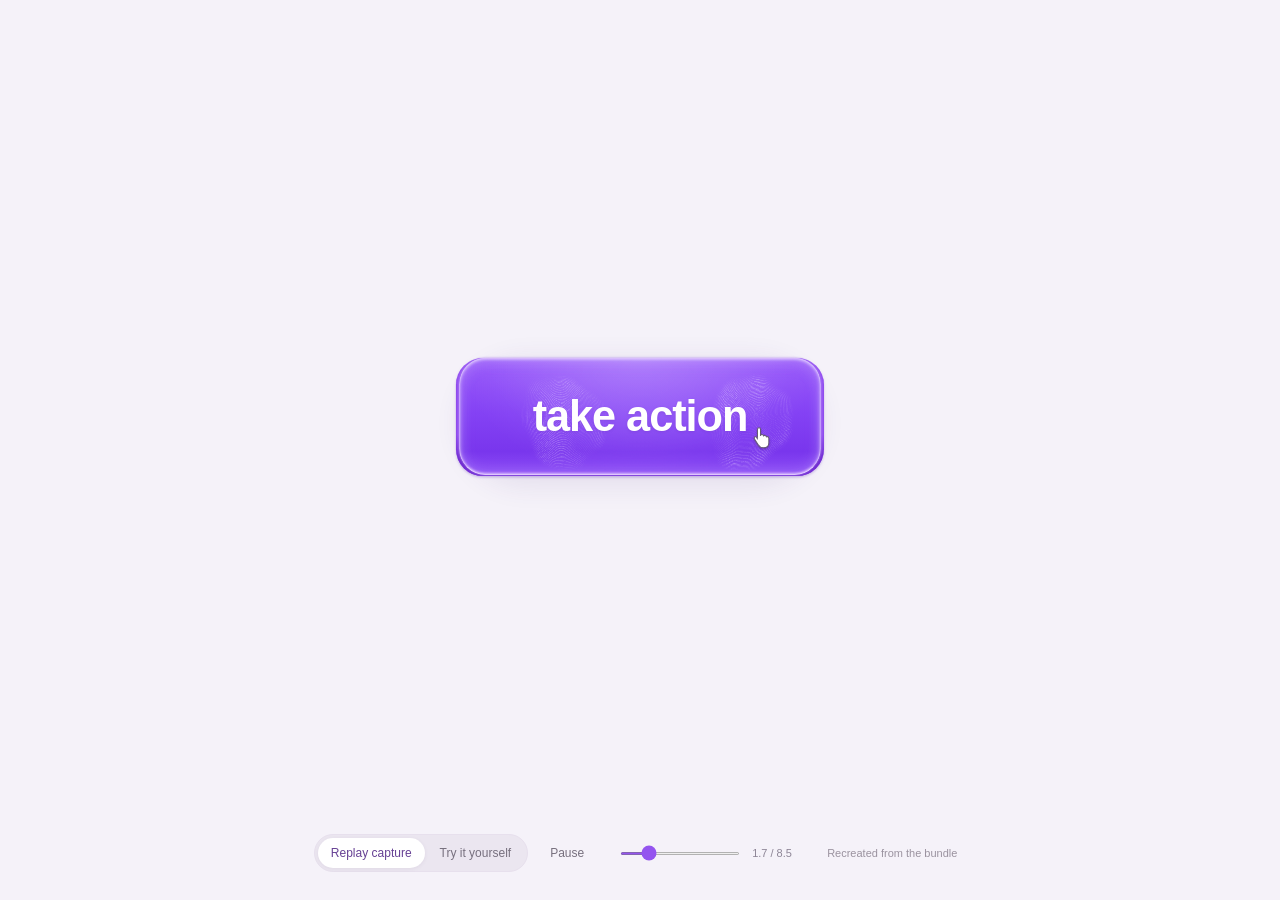
<file: fingerprint-study/variants/high/index.html>
<!doctype html>
<html lang="en">
<head>
<meta charset="utf-8">
<meta name="viewport" content="width=device-width,initial-scale=1">
<meta http-equiv="Content-Security-Policy" content="default-src 'none'; script-src 'unsafe-inline'; style-src 'unsafe-inline'; img-src data:; connect-src 'none'">
<title>Take action — motion study</title>
<style>
*{box-sizing:border-box}html,body{margin:0;min-height:100%;background:#f5f2f9;color:#696273;font-family:Arial,Helvetica,sans-serif}body{min-height:100svh;display:grid;grid-template-rows:1fr auto;overflow-x:hidden}
main{display:grid;place-items:center;min-height:300px}.scene{position:relative;width:min(100vw,1048px,calc((100svh - 100px)*1.3505));aspect-ratio:1048/776;container-type:inline-size}
.mount{position:absolute;left:50%;top:50%;width:35.12%;height:15.21%;transform:translate(-50%,-50%);isolation:isolate}
.ground{position:absolute;inset:7% 2% -9%;border-radius:7cqw;background:#3b1d71;filter:blur(1.4cqw);opacity:.2;transform:translateY(.7cqw);z-index:-1}
.pedestal{position:absolute;inset:0;border-radius:2.55cqw;background:linear-gradient(#9855f4 65%,#5714b8 100%);transform:translateY(1.05cqw);box-shadow:0 .15cqw .22cqw #5e2ab744,inset 0 -.16cqw .2cqw #7830db}
#action{position:absolute;inset:0;width:100%;height:100%;border:0;border-radius:2.55cqw;padding:0;cursor:pointer;-webkit-tap-highlight-color:transparent;touch-action:none;background:none;outline-offset:12px;transform-origin:50% 90%;user-select:none}
#action:focus-visible{outline:2px solid #8a4deb}.face{position:absolute;inset:0;overflow:hidden;border-radius:inherit;background:radial-gradient(ellipse at 50% -30%,#b587ff77,transparent 75%),linear-gradient(180deg,#995bfa 0%,#8442f4 47%,#7936ed 80%,#8e4ff6 100%);box-shadow:inset 0 .22cqw .27cqw #ffffff70,inset .16cqw 0 .38cqw #d6b9ff88,inset -.16cqw 0 .38cqw #d6b9ff80,inset 0 -.2cqw .18cqw #e0c4ffb0,inset 0 0 1.45cqw #ceb0ff70,0 0 .2cqw #b591ed}
.face:after{content:"";position:absolute;inset:0;border:.19cqw solid #dbbaff88;border-bottom-color:#e5ceffd0;border-radius:inherit;pointer-events:none;box-shadow:inset 0 .65cqw 1.3cqw #cca4ff20}
#prints{position:absolute;inset:0;width:100%;height:100%;pointer-events:none;mix-blend-mode:screen}
.label{position:absolute;inset:0;display:grid;place-items:center;font-size:4.2cqw;font-weight:600;letter-spacing:-.1cqw;color:#fff;line-height:1;text-shadow:0 .12cqw .25cqw #5d26a530;pointer-events:none}
.shine{position:absolute;inset:0;background:radial-gradient(ellipse at var(--light-x,50%) 0%,#fff2,transparent 60%);border-radius:inherit;pointer-events:none}
#cursor{position:absolute;width:1.8cqw;height:2.3cqw;pointer-events:none;z-index:5;filter:drop-shadow(0 .1cqw .12cqw #0004);transform:translate(-22%,-6%)}
footer{display:flex;align-items:center;justify-content:center;gap:22px;padding:20px 24px 26px;font-size:12px;min-height:88px;flex-wrap:wrap}
.modes{display:flex;background:#ebe6f0;border:1px solid #e7e0ed;border-radius:99px;padding:3px;gap:2px}.control{font:inherit;color:#77707e;border:0;background:transparent;border-radius:99px;padding:8px 13px;cursor:pointer;white-space:nowrap}.control[aria-pressed=true]{background:#fff;color:#664094;box-shadow:0 1px 4px #39215510}.control:focus-visible,input:focus-visible{outline:2px solid #985bfa;outline-offset:3px}.control:hover{color:#682bb9}.transport{display:flex;align-items:center;gap:10px}#pause{width:58px;text-align:left;padding-left:0}#time{font-variant-numeric:tabular-nums;min-width:53px;color:#8d8596;font-size:11px}#seek{width:120px;height:3px;accent-color:#9454ef;cursor:pointer}#hint{min-width:139px;color:#9a929f;font-size:11px}.try #cursor{display:none}.try .transport{display:none}
@media(max-width:600px){.scene{width:100vw}.mount{width:48%;height:20.8%}.label{font-size:5.75cqw}footer{gap:12px;padding:14px 16px 24px}#hint{width:100%;text-align:center}#seek{width:90px}.face,.pedestal,#action{border-radius:3.4cqw}}
@media(prefers-reduced-motion:reduce){.ground{filter:blur(1cqw)}}
</style>
</head>
<body>
<main aria-label="A recreation of a purple glass button that compresses and collects fingerprints">
<div class="scene" id="scene">
<div class="mount"><div class="ground" id="ground"></div><div class="pedestal"></div>
<button id="action" type="button" aria-label="take action"><span class="face"><canvas id="prints" width="1104" height="354" aria-hidden="true"></canvas><span class="shine"></span></span><span class="label">take action</span></button>
</div>
<svg id="cursor" viewBox="0 0 20 25" aria-hidden="true"><path d="M6 12V3.8C6 1.4 9.2 1.4 9.2 3.8v6.4c.7-1.7 3.1-1.1 3.1.6.8-1.2 3-.7 3.1 1 .8-.7 2.6-.2 2.6 1.5v4.6c0 3.5-2.4 5.4-5.8 5.4-2.4 0-4.3-1.3-5.7-3.5L3 14.2C1.6 12 4 10.5 5.3 12.6L6 14" fill="white" stroke="#665b75" stroke-width="1.1" stroke-linecap="round" stroke-linejoin="round"/></svg>
</div>
</main>
<footer>
<div class="modes" aria-label="Playback mode"><button class="control" id="demo" aria-pressed="true">Replay capture</button><button class="control" id="try" aria-pressed="false">Try it yourself</button></div>
<div class="transport"><button class="control" id="pause">Pause</button><input id="seek" aria-label="Animation time" type="range" min="0" max="8.53" step="0.01" value="0"><span id="time">0.0 / 8.5</span></div>
<span id="hint">Recreated from the bundle</span>
<button class="control" id="clear" hidden>Clean surface</button>
</footer>
<script>
(() => {
 'use strict';
 const $=id=>document.getElementById(id), button=$('action'), canvas=$('prints'), ctx=canvas.getContext('2d'), scene=$('scene'), cursor=$('cursor');
 const reduced=matchMedia('(prefers-reduced-motion: reduce)').matches;
 const clamp=(x,a=0,b=1)=>Math.min(b,Math.max(a,x));
 const smooth=x=>{x=clamp(x);return x*x*(3-2*x)};
 let mode='demo',playing=!reduced,time=.55,last=performance.now(),depth=0,velocity=0,held=false,liveClock=0,marks=[],activePointer=null;

 // Procedural fingerprint textures. No source pixels or remote assets are used.
 function texture(seed){
   const c=document.createElement('canvas');c.width=260;c.height=320;
   const g=c.getContext('2d'),im=g.createImageData(c.width,c.height);
   const rand=(x,y)=>{const n=Math.sin(x*127.1+y*311.7+seed*71.3)*43758.5453;return n-Math.floor(n)};
   for(let y=0;y<320;y++)for(let x=0;x<260;x++){
     let X=(x-130)/1.05,Y=(y-154)/1.3;
     const theta=Math.atan2(Y,X),r=Math.hypot(X,Y);
     const boundary=99+5*Math.sin(theta*3+seed)+3*Math.cos(theta*7);
     const mask=smooth((boundary-r)/20);
     if(!mask)continue;
     // Offset, asymmetric recurving ridges and an open lower delta.
     X+=9*Math.sin(Y/57)+3*Math.sin(Y/19+seed)*smooth(r/90);
     const cy=Y+13;
     const radius=Math.sqrt(X*X+cy*cy);
     const a=Math.atan2(cy,X);
     let field=radius+2.8*Math.sin(a*2+radius/50)+1.15*Math.sin(Y/8+X/21)+.55*Math.cos(X/5-Y/13);
     field+=smooth((Y-5)/75)*7*Math.sin(X/40);
     const phase=field*2.12;
     let ridge=Math.pow(Math.max(0,(Math.cos(phase)+.12)/1.12),2.2);
     const grain=rand(x,y);
     const patch=.5+.3*Math.sin(x/34+y/42+seed)+.16*Math.cos(x/13-y/27);
     let alpha=(ridge*.68+.035)*mask*clamp(patch,.18,1)*(.48+.52*grain);
     if(grain<.1)alpha*=.14;
     const i=(y*260+x)*4;im.data[i]=249;im.data[i+1]=237;im.data[i+2]=255;im.data[i+3]=Math.round(alpha*255);
   }
   g.putImageData(im,0,0);return c;
 }
 const textures=[texture(1),texture(3),texture(6),texture(9)];
 // Capture-relative estimates from transition PNGs. The reset near 0.4 s
 // belongs to media playback starting after the initial captured image.
 const presses=[
   {t:.91,end:1.19,x:.29,y:.54,a:-.46,s:0},
   {t:1.62,end:1.84,x:.80,y:.54,a:.42,s:1},
   {t:2.20,end:2.44,x:.83,y:.53,a:.5,s:1},
   {t:3.14,end:3.36,x:.48,y:.53,a:-.28,s:2,opacity:.22},
   {t:3.67,end:3.96,x:.16,y:.29,a:-.6,s:3},
   {t:4.31,end:4.94,x:.24,y:.56,a:-.45,s:0},
   {t:5.97,end:6.11,x:.50,y:.52,a:-.60,s:2},
   {t:6.56,end:6.72,x:.40,y:.51,a:-.56,s:2},
   {t:7.07,end:7.22,x:.15,y:.53,a:-.42,s:0},
   {t:8.04,end:8.20,x:.52,y:.55,a:-.35,s:2}
 ];
 const path=[
  [0,.22,.62],[.4,.30,.75],[.75,.31,.71],[.98,.29,.54],[1.27,.45,.48],[1.61,.80,.54],[1.93,.84,.67],[2.2,.83,.53],
  [2.72,.50,.31],[3.17,.48,.53],[3.5,.20,.38],[3.72,.16,.29],[4.20,.24,.56],[4.94,.24,.56],
  [5.50,.79,.63],[5.81,.79,.63],[6.02,.50,.52],[6.18,.34,-.19],[6.38,.38,.05],[6.58,.40,.51],[6.99,.15,.53],
  [7.45,.9,-.12],[7.82,.88,-.17],[8.06,.52,.55],[8.30,.49,1.5],[8.53,.74,2.10]
 ];
 function stamp(m,age,opacity=1){
   const appear=smooth(age/.12),fade=1-smooth((age-4.2)/3.0);
   if(appear*fade<.001)return;
   ctx.save();ctx.translate(m.x*1104,m.y*354+10);ctx.rotate(m.a);
   ctx.globalAlpha=appear*fade*opacity;
   const scale=1+.025*(1-appear);
   ctx.drawImage(textures[m.s%4],-165*scale,-192*scale,330*scale,384*scale);ctx.restore();
 }
 function draw(){
   ctx.clearRect(0,0,1104,354);
   if(mode==='demo'){
     if(time<.42){stamp({...presses[0],x:.24},2,.83);stamp(presses[1],3,.53)}
     else if(time<8.34){for(const m of presses)if(time>=m.t)stamp(m,time-m.t,m.opacity??.83)}
   } else for(const m of marks)stamp(m,liveClock-m.t,.94);
 }
 function cursorAt(t){
   let i=0;while(i<path.length-2&&t>path[i+1][0])i++;
   const a=path[i],b=path[i+1],p=smooth((t-a[0])/(b[0]-a[0]));
   const x=a[1]+(b[1]-a[1])*p,y=a[2]+(b[2]-a[2])*p;
   const mount=scene.querySelector('.mount');
   cursor.style.left=(mount.offsetLeft-mount.offsetWidth/2+x*mount.offsetWidth)+'px';
   cursor.style.top=(mount.offsetTop-mount.offsetHeight/2+y*mount.offsetHeight+depth*scene.clientWidth*.0105)+'px';
 }
 function targetDepth(){
   if(mode==='try')return held?1:0;
   if(time<.36)return 1;
   for(const p of presses){if(time>=p.t&&time<=p.end)return 1}
   return 0;
 }
 function paint(dt){
   const target=targetDepth();
   // Damped spring: fast downstroke, a gentle return from the physical base.
   const stiffness=target?780:590,damping=target?49:33;
   if(reduced){depth=target;velocity=0}
   else {
     const count=Math.max(1,Math.ceil(dt/.008)),h=dt/count;
     for(let i=0;i<count;i++){velocity+=(stiffness*(target-depth)-damping*velocity)*h;depth+=velocity*h}
   }
   button.style.transform=`translateY(${depth*1.02}cqw) scale(${1-depth*.018},${1-depth*.008})`;
   $('ground').style.opacity=.2-depth*.1;
   draw();if(mode==='demo')cursorAt(time);
 }
 function ui(){
   $('seek').value=Math.min(time,8.53);$('time').textContent=Math.min(time,8.53).toFixed(1)+' / 8.5';$('pause').textContent=playing?'Pause':'Play';
 }
 function frame(now){
   const dt=Math.min((now-last)/1000,.05);last=now;liveClock+=dt;
   if(mode==='demo'&&playing){time+=dt;if(time>9.43){time=.42;depth=0;velocity=0}}
   time=Math.min(time,9.43);paint(dt);ui();requestAnimationFrame(frame);
 }
 function setMode(next){
   mode=next;document.body.classList.toggle('try',next==='try');
   $('demo').setAttribute('aria-pressed',String(next==='demo'));$('try').setAttribute('aria-pressed',String(next==='try'));
   $('clear').hidden=next!=='try';$('hint').textContent=next==='try'?'Press anywhere on the button':'Recreated from the bundle';
   if(next==='demo'){time=.42;playing=!reduced;held=false;depth=0;velocity=0}
   ui();
 }
 $('demo').onclick=()=>setMode('demo');$('try').onclick=()=>setMode('try');
 $('pause').onclick=()=>{playing=!playing;if(time>=8.53)time=.42;ui()};
 $('seek').oninput=e=>{playing=false;time=Number(e.target.value);depth=targetDepth();velocity=0;paint(0);ui()};
 $('clear').onclick=()=>{marks=[];draw()};
 function addMark(x,y){marks.push({t:liveClock,x,y,a:-.65+(marks.length%4)*.28,s:marks.length%4});if(marks.length>24)marks.shift()}
 button.addEventListener('pointerdown',e=>{
   if(e.button!==0||activePointer!==null)return;
   if(mode!=='try')setMode('try');
   const r=button.getBoundingClientRect();addMark(clamp((e.clientX-r.left)/r.width),clamp((e.clientY-r.top)/r.height));
   held=true;activePointer=e.pointerId;button.setPointerCapture(e.pointerId);
 });
 const release=e=>{if(e.pointerId===activePointer){held=false;activePointer=null}};
 button.addEventListener('pointerup',release);button.addEventListener('pointercancel',release);button.addEventListener('lostpointercapture',release);
 button.addEventListener('pointermove',e=>{const r=button.getBoundingClientRect();button.style.setProperty('--light-x',100*(e.clientX-r.left)/r.width+'%')});
 button.addEventListener('keydown',e=>{if((e.key===' '||e.key==='Enter')&&!e.repeat){e.preventDefault();if(mode!=='try')setMode('try');held=true;addMark(.5,.5)}});
 button.addEventListener('keyup',e=>{if(e.key===' '||e.key==='Enter'){e.preventDefault();held=false}});
 button.addEventListener('blur',()=>{held=false;activePointer=null});
 button.addEventListener('click',e=>{if(e.detail===0&&!held){if(mode!=='try')setMode('try');addMark(.5,.5)}});
 document.addEventListener('visibilitychange',()=>{last=performance.now();if(document.hidden){held=false;activePointer=null}});
 ui();paint(0);requestAnimationFrame(frame);
})();
</script>
</body>
</html>
</file>
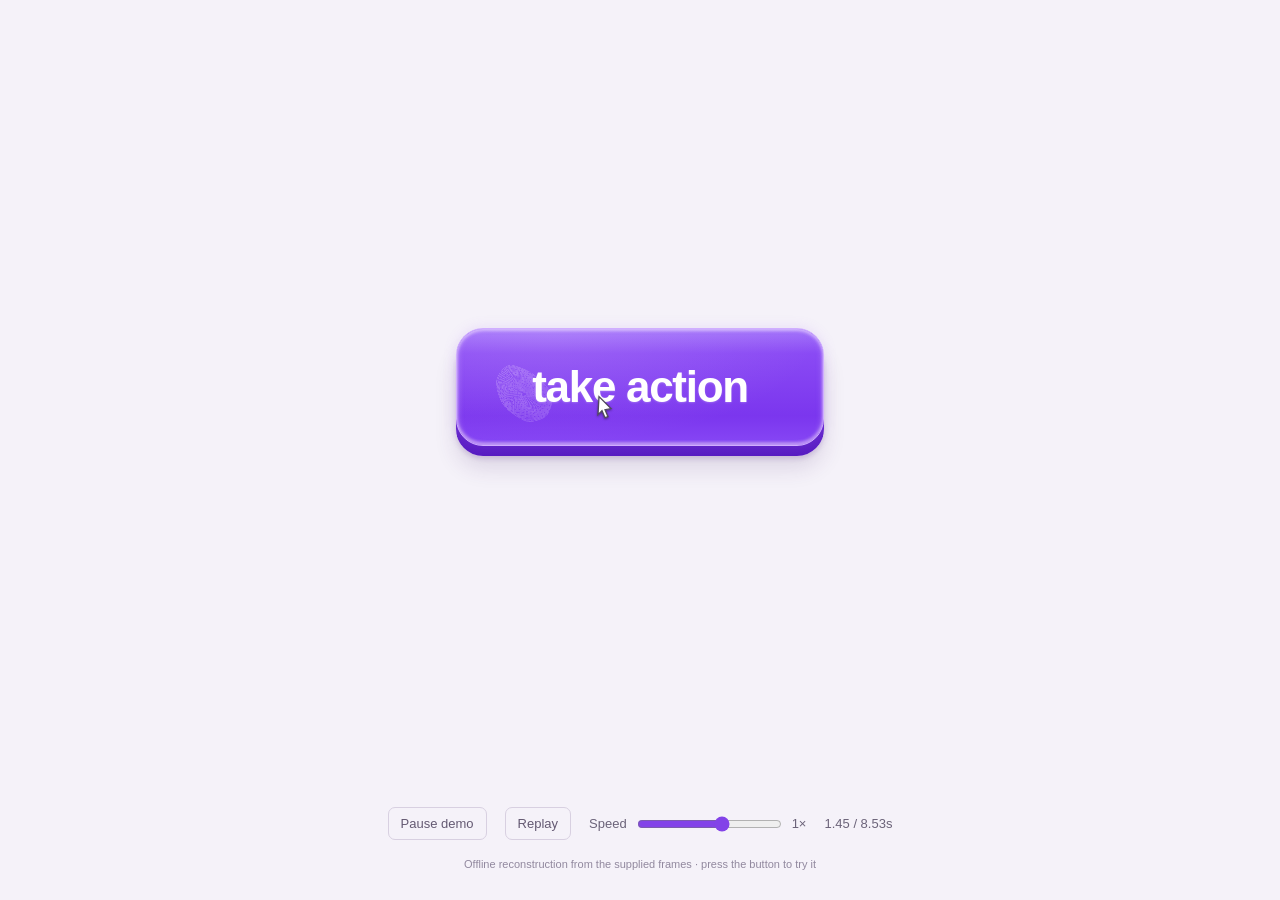
<file: fingerprint-study/variants/light/index.html>
<!doctype html>
<html lang="en">
<meta charset="utf-8"><meta name="viewport" content="width=device-width,initial-scale=1">
<title>Take action — motion reconstruction</title>
<style>
*{box-sizing:border-box}body{margin:0;background:#f5f2f9;color:#6b6379;font:13px Arial,sans-serif;min-height:100svh;display:grid;grid-template-rows:1fr auto}main{display:grid;place-items:center;min-height:360px}.scene{position:relative;width:min(100vw,1048px);aspect-ratio:1048/776;display:grid;place-items:center}.assembly{position:relative;width:368px;height:128px;transform:scale(var(--scale,1));transform-origin:center}.base{position:absolute;inset:10px 0 0;border-radius:27px;background:linear-gradient(#8b46eb,#571bc1);box-shadow:0 12px 22px #44236a24,0 3px 5px #4b1e8026}.key{--down:0;appearance:none;position:absolute;inset:0 0 10px;width:100%;border-radius:27px;border:1px solid #d0aeff;outline:none;cursor:pointer;overflow:hidden;color:white;background:linear-gradient(180deg,#a475fa 0%,#8a4af4 21%,#7b36ee 75%,#8747f5 100%);box-shadow:inset 0 2px 3px #e5cfff9c,inset 2px 0 5px #d7b4ff60,inset -2px 0 5px #c099ff70,inset 0 -3px 3px #cbaaefb0,0 0 13px #a969f32b;transform:translateY(calc(var(--down)*10px));touch-action:manipulation;-webkit-tap-highlight-color:transparent}.key:focus-visible{outline:3px solid #471693;outline-offset:8px}.key:before{content:"";position:absolute;inset:0;background:radial-gradient(ellipse at 25% 0%,#ecd7ff2b,transparent 70%);pointer-events:none}.key span{position:relative;font-size:44px;font-weight:600;letter-spacing:-1.3px;text-shadow:0 1px 2px #fff3;pointer-events:none}.key canvas{position:absolute;inset:0;width:100%;height:100%;pointer-events:none}.cursor{position:absolute;width:20px;height:25px;z-index:3;pointer-events:none;filter:drop-shadow(0 1px 1px #0006);opacity:0}.controls{display:flex;align-items:center;justify-content:center;gap:18px;flex-wrap:wrap;padding:24px 20px 30px}.controls button{font:inherit;color:#645972;background:transparent;border:1px solid #d8d0e1;border-radius:7px;padding:8px 12px;cursor:pointer}.controls input{accent-color:#8343e8;width:145px}.controls label{display:flex;align-items:center;gap:8px}.note{width:100%;text-align:center;font-size:11px;color:#91889e} @media(max-width:500px){.assembly{--scale:.76}.controls{gap:12px}} 
</style>
<main><div class="scene"><div class="assembly"><div class="base"></div><button class="key" aria-label="Take action"><canvas width="736" height="236"></canvas><span>take action</span></button><svg class="cursor" viewBox="0 0 20 25"><path d="M4 2 16 14 10 15 13 22 10 23 7 16 3 20Z" fill="white" stroke="#514a5c" stroke-width="1.3"/></svg></div></div></main>
<div class="controls"><button id="play">Pause demo</button><button id="replay">Replay</button><label>Speed <input id="speed" type="range" min="0.25" max="1.5" value="1" step="0.25"><output id="rate">1×</output></label><span id="time">0.00 / 8.53s</span><div class="note">Offline reconstruction from the supplied frames · press the button to try it</div></div>
<script>
const key=document.querySelector('.key'),canvas=document.querySelector('canvas'),ctx=canvas.getContext('2d'),cursor=document.querySelector('.cursor'),play=document.querySelector('#play');
const reduced=matchMedia('(prefers-reduced-motion: reduce)').matches;
let running=!reduced,t=0,last=0,speed=1,manual=false,down=0,marks=[];
// Approximate press/release moments inferred from the supplied transition images.
const presses=[{t:1.02,x:67,y:66,r:-.55},{t:2.13,x:295,y:68,r:.4},{t:3.16,x:173,y:52,r:-.18},{t:3.66,x:63,y:48,r:-.7},{t:4.35,x:113,y:67,r:.14},{t:4.78,x:230,y:65,r:.45},{t:5.96,x:39,y:39,r:-.62},{t:6.55,x:143,y:67,r:.58},{t:7.13,x:280,y:70,r:.2}];
function stamp(x,y,rotation,alpha,seed){ctx.save();ctx.translate(x*2,y*2);ctx.rotate(rotation);ctx.scale(1.35,1.65);ctx.lineWidth=.7;ctx.strokeStyle=`rgba(242,221,255,${alpha})`;for(let j=0;j<28;j++){let radius=3+j*1.13;ctx.beginPath();for(let k=0;k<=100;k++){let a=k/100*Math.PI*2;let wobble=Math.sin(a*3+j*.23)*1.05+Math.sin(a*7+seed)*.45;let xx=Math.cos(a)*(radius+wobble), yy=Math.sin(a)*(radius*1.15+wobble);xx+=Math.sin(yy*.055)*4; if(k===0)ctx.moveTo(xx,yy);else if(Math.sin(k*7.7+j*4.3+seed)>.94)ctx.moveTo(xx,yy);else ctx.lineTo(xx,yy)}ctx.stroke()}ctx.restore()}
function draw(){ctx.clearRect(0,0,736,236);for(const m of marks){let age=t-m.t;if(age<0)continue;let a=Math.min(1,age/.075)*Math.max(0,1-age/6.1);stamp(m.x,m.y,m.r,.31*a,m.t*17)}key.style.setProperty('--down',down);document.querySelector('#time').textContent=`${Math.min(t,8.53).toFixed(2)} / 8.53s`}
function pose(){marks=presses.filter(p=>p.t<=t);let target=0;for(const p of presses){let age=t-p.t;if(age>=0&&age<.22)target=Math.max(target,age<.07?age/.07:age<.14?1:1-(age-.14)/.08)}down=target;let next=presses.find(p=>p.t+.22>t)||{x:225,y:225,t:9};let prev=[{x:65,y:130,t:0},...presses].filter(p=>p.t<t).at(-1);let f=Math.min(1,Math.max(0,(t-(prev?.t||0)-.25)/.48));f=f*f*(3-2*f);let x=(prev?.x||65)+(next.x-(prev?.x||65))*f,y=(prev?.y||130)+(next.y-(prev?.y||130))*f;cursor.style.transform=`translate(${x}px,${y}px)`;cursor.style.opacity=t>.5&&t<8.25?'1':'0';}
function frame(now){let dt=Math.min(.05,(now-last)/1000||0);last=now;if(running&&!manual){t+=dt*speed;if(t>9.3)t=0;pose()}draw();requestAnimationFrame(frame)}
function pause(){running=false;play.textContent='Play demo';cursor.style.opacity=0}
play.onclick=()=>{running=!running;manual=false;play.textContent=running?'Pause demo':'Play demo'};
document.querySelector('#replay').onclick=()=>{t=0;marks=[];manual=false;running=true;play.textContent='Pause demo'};
document.querySelector('#speed').oninput=e=>{speed=+e.target.value;document.querySelector('#rate').textContent=speed+'×'};
function press(x,y){pause();manual=true;down=1;marks.push({t:t-.08,x,y,r:(x/368-.5),});draw()}
key.onpointerdown=e=>{key.setPointerCapture(e.pointerId);let b=key.getBoundingClientRect();press((e.clientX-b.left)/b.width*368,(e.clientY-b.top)/b.height*118)};
function release(){if(!manual)return;let begin=performance.now();function spring(now){down=Math.max(0,1-(now-begin)/140);draw();if(down>0)requestAnimationFrame(spring)}requestAnimationFrame(spring)}
key.onpointerup=release;key.onpointercancel=release;key.onkeydown=e=>{if((e.key===' '||e.key==='Enter')&&!e.repeat){e.preventDefault();press(184,59)}};key.onkeyup=e=>{if(e.key===' '||e.key==='Enter'){e.preventDefault();release()}};
if(reduced)play.textContent='Play demo';
window.motionDemo={seek(seconds){pause();manual=false;t=seconds;pose();draw()},getState(){return{t,running,down,marks:marks.length}}};
requestAnimationFrame(frame);
</script>
</html>
</file>
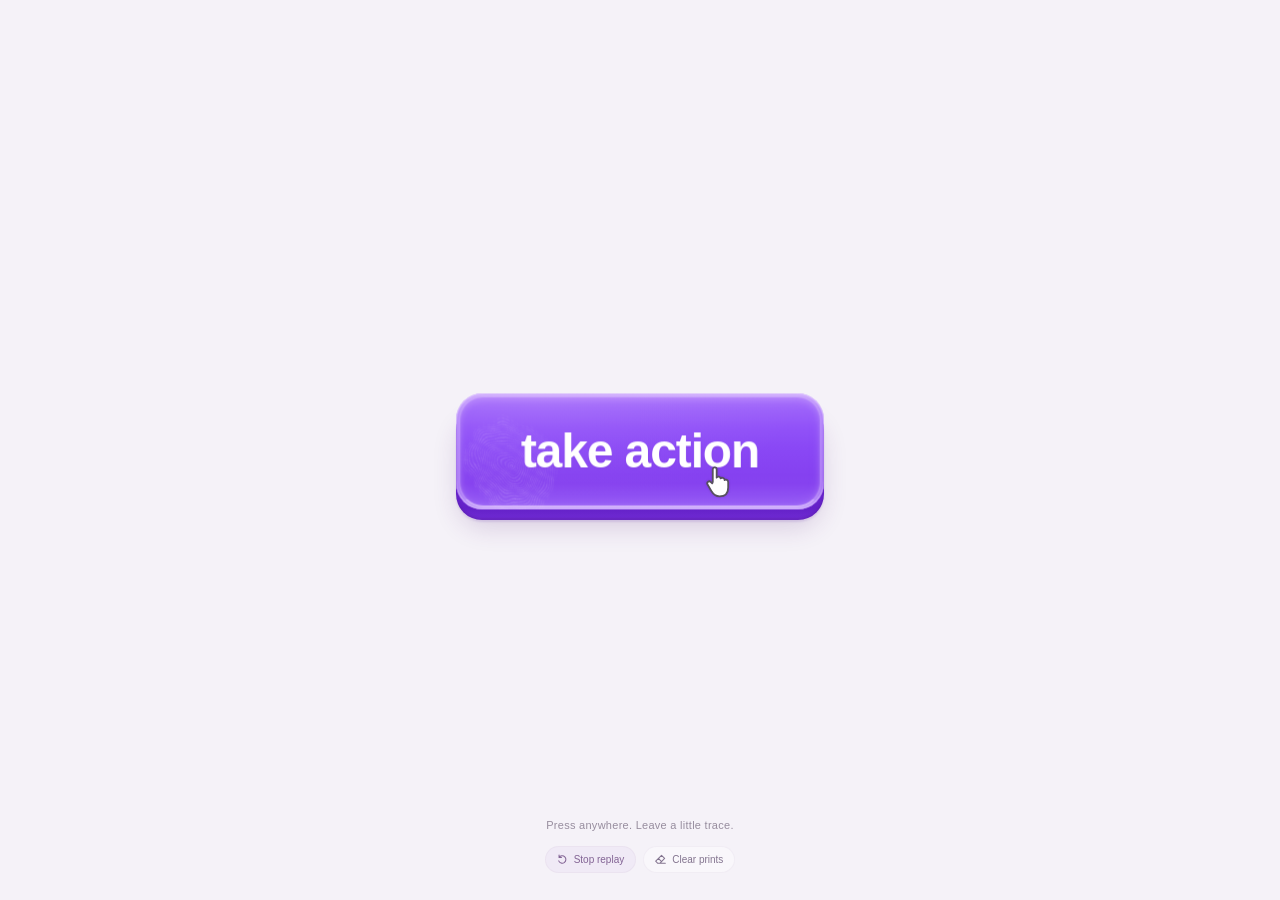
<file: fingerprint-study/variants/max/index.html>
<!doctype html>
<html lang="en">
<head>
<meta charset="utf-8">
<meta name="viewport" content="width=device-width, initial-scale=1">
<meta http-equiv="Content-Security-Policy" content="default-src 'none'; script-src 'unsafe-inline'; style-src 'unsafe-inline'; img-src data:; connect-src 'none'; font-src 'none'; base-uri 'none'; form-action 'none'">
<title>Take action — a tactile button</title>
<style>
  :root { color-scheme: light; font-family: Arial, Helvetica, sans-serif; background: #f5f2f8; color: #716879; }
  * { box-sizing: border-box; }
  body { margin: 0; min-width: 260px; min-height: 100svh; overflow: hidden; }
  button { font: inherit; -webkit-tap-highlight-color: transparent; }
  main { min-height: 100svh; display: grid; place-items: center; }
  .stage { position: relative; width: min(100vw, calc(100svh * 1.35), 1048px); aspect-ratio: 524 / 388; }
  .button-position { position: absolute; left: 50%; top: 50%; width: 184px; height: 64px; margin: -29px 0 0 -92px; transform: scale(var(--stage-scale, 1)); transform-origin: 50% 29px; }
  .action { position: relative; display: block; width: 184px; height: 64px; border: 0; padding: 0; background: none; border-radius: 13px; cursor: pointer; touch-action: none; user-select: none; outline: none; }
  .action:focus-visible::after { content: ''; position: absolute; inset: -5px; border: 1.5px solid #b699db; border-radius: 18px; }
  .shadow { position: absolute; inset: 10px 1px 1px; border-radius: 13px; background: #4d176e; filter: blur(7px); opacity: .19; transform: translateY(5px); pointer-events: none; }
  .base { position: absolute; inset: 6px 0 0; border-radius: 13px; background: linear-gradient(180deg, #7529db 30%, #6421c8 90%, #702bd4); box-shadow: 0 1px 1px #642ab322, inset 0 -1px 1px #47127a33; pointer-events: none; }
  .face { position: absolute; inset: 0 0 6px; overflow: hidden; isolation: isolate; border-radius: 13px; background: linear-gradient(180deg, #a66bfc 0%, #975afa 15%, #8b49f6 46%, #8540f0 78%, #9256f5 100%); box-shadow: inset 0 1.2px 1.4px #ead6ffa6, inset 1px 0 2px #dcc0ff66, inset -1px 0 2px #dcc0ff4a, inset 0 -1.1px 1px #e6cdffb3, inset 0 0 7px #c6a2ff66; transform-origin: 50% 100%; will-change: transform; pointer-events: none; }
  .face::before { content: ''; position: absolute; inset: 0; z-index: 0; background: linear-gradient(180deg, #e0c5ff20, transparent 30%, #6d2cd609 70%, #ede0ff13), radial-gradient(ellipse at 24% 5%, #d6b5ff20, transparent 65%); }
  .face::after { content: ''; position: absolute; z-index: 3; inset: .65px; border: .7px solid #ead2ff55; border-bottom: 1px solid #ebd5ff99; border-radius: 12.5px; box-shadow: inset 0 1px 3px #e7cfff33; }
  #prints { position: absolute; inset: 0; width: 184px; height: 58px; z-index: 1; }
  .label { position: absolute; inset: 0; display: grid; place-items: center; z-index: 2; padding-bottom: 1px; color: #fff; font-size: 24px; font-weight: 600; line-height: 1; letter-spacing: -.55px; text-shadow: 0 .65px 1px #5f26a71f; -webkit-font-smoothing: antialiased; }
  .demo-cursor { position: absolute; left: 0; top: 0; z-index: 5; width: 13px; height: 17px; pointer-events: none; opacity: 0; filter: drop-shadow(0 .65px .5px #230e372e); }
  .demo-cursor svg { width: 100%; height: 100%; overflow: visible; }
  footer { position: fixed; bottom: max(27px, env(safe-area-inset-bottom)); left: 0; right: 0; text-align: center; padding: 0 18px; }
  .hint { margin: 0 0 13px; color: #978d9e; font-size: 11px; line-height: 1.5; letter-spacing: .025em; }
  .controls { display: flex; align-items: center; justify-content: center; gap: 7px; }
  .control { display: inline-flex; align-items: center; justify-content: center; gap: 6px; border: 1px solid #dcd3e54d; border-radius: 20px; padding: 7px 11px; background: #fff6; color: #83748f; font-size: 10px; line-height: 1; cursor: pointer; transition: background .18s, color .18s; }
  .control:hover { background: #fff; color: #77509a; }
  .control:focus-visible { outline: 2px solid #b699db; outline-offset: 3px; }
  .control svg { width: 11px; height: 11px; fill: none; stroke: currentColor; stroke-width: 1.5; stroke-linecap: round; stroke-linejoin: round; }
  .control[aria-pressed="true"] { background: #ebe2f480; color: #836495; }
  .sr-only { position: absolute; width: 1px; height: 1px; padding: 0; margin: -1px; overflow: hidden; clip: rect(0, 0, 0, 0); white-space: nowrap; border: 0; }
  @media (max-height: 430px) { footer { bottom: 12px; } .hint { display: none; } }
  @media (prefers-reduced-motion: reduce) { *, *::before, *::after { transition: none !important; } }
</style>
</head>
<body>
<main aria-label="An interactive recreation of the purple fingerprint button">
  <div class="stage" id="stage">
    <div class="button-position" id="button-position">
      <button class="action" id="action" aria-label="Take action. Press to leave a fingerprint." aria-describedby="hint">
        <span class="shadow" id="shadow"></span>
        <span class="base"></span>
        <span class="face" id="face"><canvas id="prints" width="736" height="232" aria-hidden="true"></canvas><span class="label">take action</span></span>
      </button>
      <div class="demo-cursor" id="demo-cursor" aria-hidden="true">
        <svg viewBox="0 0 16 21"><path d="M5.1 11.1V2.8c0-1.6 2.4-1.6 2.4 0v5.1c.6-1.1 2.3-.8 2.4.5.9-1 2.6-.1 2.5 1 .8-.7 2.2-.1 2.2 1.1v3.4c0 3.4-1.9 5.5-5.3 5.5-2.6 0-3.8-1.1-5.1-3.3L1.8 12c-.7-1.3 1.1-2.5 2.1-1.4l1.2 1.2" fill="white" stroke="#57505f" stroke-width="1.1" stroke-linejoin="round"/></svg>
      </div>
    </div>
  </div>
</main>
<footer>
  <p class="hint" id="hint">Press anywhere. Leave a little trace.</p>
  <div class="controls">
    <button class="control" id="replay" aria-pressed="false"><svg viewBox="0 0 16 16"><path d="M3 5a5.4 5.4 0 1 1-.5 5M3 1.5V5h3.5"/></svg><span id="replay-label">Replay</span></button>
    <button class="control" id="clear"><svg viewBox="0 0 16 16"><path d="m9.5 2 4.5 4.5-7 7H4L1 10.5zM5 6.5l4.5 4.5M6.5 13.5H15"/></svg>Clear prints</button>
  </div>
</footer>
<p class="sr-only" role="status" id="status"></p>
<script>
(() => {
  'use strict';
  const action = document.getElementById('action');
  const face = document.getElementById('face');
  const shadow = document.getElementById('shadow');
  const canvas = document.getElementById('prints');
  const ctx = canvas.getContext('2d');
  const stage = document.getElementById('stage');
  const position = document.getElementById('button-position');
  const cursor = document.getElementById('demo-cursor');
  const replay = document.getElementById('replay');
  const replayLabel = document.getElementById('replay-label');
  const status = document.getElementById('status');
  const reducedMotion = matchMedia('(prefers-reduced-motion: reduce)');
  const W = 184, H = 58, RES = 4;
  const clamp = (v, lo=0, hi=1) => Math.max(lo, Math.min(hi, v));
  const smooth = v => { v = clamp(v); return v*v*(3-2*v); };
  let prints = [], textureIndex = 0, pressure = 0, velocity = 0, target = 0;
  let activePointer = null, keyboardDown = false, scale = 1;
  let demo = false, demoStart = 0, demoIndex = 0, lastTime = 0, raf = 0;
  let lastPaint = -1, clearedAt = 0;

  function resize() {
    scale = stage.getBoundingClientRect().width / 524;
    position.style.setProperty('--stage-scale', scale);
  }
  new ResizeObserver(resize).observe(stage);
  resize();

  // A seeded, warped ridge field. These textures are generated here; no
  // screenshot, image asset, external font, library, or network is used.
  function random(seed) {
    return () => { seed |= 0; seed = seed + 0x6d2b79f5 | 0; let t = Math.imul(seed ^ seed >>> 15, 1 | seed); t ^= t + Math.imul(t ^ t >>> 7, 61 | t); return ((t ^ t >>> 14) >>> 0) / 4294967296; };
  }
  function makePrint(seed) {
    const rnd = random(seed), tw = 240, th = 272;
    const tex = document.createElement('canvas'); tex.width = tw; tex.height = th;
    const tc = tex.getContext('2d'), pixels = tc.createImageData(tw, th);
    const phase = rnd()*6.28, coreX = (rnd()-.5)*.22, coreY = -.18+rnd()*.15;
    for (let y=0; y<th; y++) for (let x=0; x<tw; x++) {
      const nx=(x/tw-.5)*2, ny=(y/th-.5)*2;
      const wx=nx + .07*Math.sin(ny*4.5+phase) + .022*Math.sin(ny*13+nx*7);
      const wy=ny + .026*Math.sin(nx*12+phase) + .016*Math.sin(ny*16-nx*9);
      const ex=wx/(.91-.12*ny), ey=wy/.94;
      const envelope=1-Math.sqrt(ex*ex+ey*ey);
      const irregular=.025*Math.sin(nx*59+ny*33)+.015*Math.sin(ny*87-nx*51);
      const edge=smooth((envelope+irregular)*6);
      if (!edge) continue;
      const dx=wx-coreX, dy=(wy-coreY)*.92;
      const r=Math.sqrt(dx*dx+dy*dy);
      const theta=Math.atan2(dy, dx);
      // The off-center whorl and two scales of distortion keep the ridges
      // irregular, like a partial oily impression rather than an icon.
      const field=r*158 + theta*.9 + 1.9*Math.sin(wy*4+wx*2+phase) + .38*Math.sin(wx*22+wy*16);
      const wave=Math.sin(field);
      const ridge=smooth((wave+.23)/1.1);
      const mottled=clamp(.57 + .22*Math.sin(nx*15+ny*8+phase)*Math.sin(ny*19-nx*7) + .13*Math.sin(nx*31-ny*26));
      const broken=rnd()>.16 ? .45+rnd()*.55 : .035;
      const lit=clamp(.80-.22*nx+.12*Math.sin(ny*4));
      const alpha=edge*((ridge*.66*broken+.071)*mottled*lit);
      const i=(y*tw+x)*4;
      pixels.data[i]=251; pixels.data[i+1]=240; pixels.data[i+2]=255; pixels.data[i+3]=Math.round(alpha*255);
    }
    tc.putImageData(pixels,0,0);
    return tex;
  }
  const textures = Array.from({length: 7}, (_, i) => makePrint(83+i*1019));

  function addPrint(x, y, strength=1, angle, now=performance.now()) {
    // Cap accumulated impressions for long sessions without changing the
    // appearance of the short reference sequence.
    if (prints.length >= 32) prints.shift();
    const i = textureIndex++;
    prints.push({ x, y, strength, angle: angle ?? (-.45+(i%5)*.23), born: now,
      texture: textures[i%textures.length], size: .93+(i%3)*.055 });
    lastPaint=-1;
    wake();
  }
  function paintPrints(now) {
    const changing = prints.some(p => now-p.born<180) || clearedAt>0;
    if (!changing && lastPaint===prints.length) return;
    ctx.setTransform(RES,0,0,RES,0,0); ctx.clearRect(0,0,W,H);
    const clearFade = clearedAt ? 1-smooth((now-clearedAt)/260) : 1;
    for (const p of prints) {
      const age=now-p.born, grow=reducedMotion.matches ? 1 : smooth(age/125);
      ctx.save(); ctx.translate(p.x,p.y+1); ctx.rotate(p.angle);
      const stretch=p.size*(.93+.07*grow);
      ctx.scale(stretch,stretch);
      ctx.globalAlpha=p.strength*grow*clearFade;
      ctx.drawImage(p.texture,-27,-32,54,64); ctx.restore();
    }
    if (clearFade===0) { prints=[]; clearedAt=0; }
    lastPaint=changing ? -1 : prints.length;
  }
  function wipe(animate=true) {
    if (animate && prints.length && !reducedMotion.matches) clearedAt=performance.now();
    else { prints=[]; clearedAt=0; }
    textureIndex=0; lastPaint=-1; wake();
  }
  function renderPressure() {
    const p=clamp(pressure,-.06,1.05);
    face.style.transform=`translateY(${(p*5.5).toFixed(3)}px) scaleX(${(1-p*.011).toFixed(5)})`;
    shadow.style.opacity=(.19-p*.10).toFixed(3);
    shadow.style.transform=`translateY(${(5-p*3).toFixed(3)}px) scale(${(1-p*.025).toFixed(4)})`;
    shadow.style.filter=`blur(${(7-p*3).toFixed(2)}px)`;
  }
  function wake() { if (!raf) { lastTime=performance.now(); raf=requestAnimationFrame(frame); } }
  function press() { target=1; wake(); }
  function release() { target=0; wake(); }
  function point(event) {
    const r=action.getBoundingClientRect();
    return { x:clamp((event.clientX-r.left)/scale,2,W-2), y:clamp((event.clientY-r.top)/scale-pressure*5.5,2,H-2) };
  }
  function stopDemo() {
    demo=false; cursor.style.opacity='0'; replay.setAttribute('aria-pressed','false'); replayLabel.textContent='Replay';
    release();
  }
  action.addEventListener('pointerenter', event => { if (event.isTrusted && demo) stopDemo(); });
  action.addEventListener('pointerdown', event => {
    if (event.button!==0 || activePointer!==null) return;
    stopDemo(); activePointer=event.pointerId; action.setPointerCapture(event.pointerId);
    clearedAt=0; const p=point(event); press(); addPrint(p.x,p.y,1.05);
    status.textContent='Fingerprint added.';
  });
  function pointerUp(event) {
    if (activePointer!==event.pointerId) return;
    activePointer=null; release();
  }
  action.addEventListener('pointerup',pointerUp);
  action.addEventListener('pointercancel',pointerUp);
  action.addEventListener('lostpointercapture',pointerUp);
  action.addEventListener('keydown', event => {
    if (event.code!=='Space' && event.code!=='Enter') return;
    event.preventDefault();
    if (event.repeat || keyboardDown) return;
    stopDemo(); keyboardDown=true; clearedAt=0; press(); addPrint(W/2,H/2,1.05);
    status.textContent='Fingerprint added.';
  });
  action.addEventListener('keyup', event => {
    if (event.code==='Space' || event.code==='Enter') { event.preventDefault(); keyboardDown=false; release(); }
  });
  action.addEventListener('click', event => {
    // Assistive technology can dispatch a click without pointer/key events.
    if (event.detail===0 && !keyboardDown && target===0 && !prints.some(p=>performance.now()-p.born<250)) {
      stopDemo(); addPrint(W/2,H/2,1.05); press(); setTimeout(release,100);
    }
  });
  addEventListener('blur', () => { activePointer=null; keyboardDown=false; release(); });
  replay.addEventListener('click', () => { if (demo) stopDemo(); else startDemo(); });
  document.getElementById('clear').addEventListener('click', () => {
    stopDemo(); wipe(); status.textContent='Fingerprints cleared.';
  });

  // Approximate media-relative timings inferred from the bundled detail frames.
  // The capture's first ~0.26 s is a stale pre-playback image. It is deliberately
  // excluded. The five recorded CSS transitions belonged to the surrounding
  // webpage, so they do not supply the button's easing or duration.
  const presses = [
    {t:1.19, end:1.40, x:28, y:37, strength:.48, a:-.46},
    {t:1.83, end:2.01, x:153, y:33, strength:.9, a:.41},
    {t:2.40, end:2.64, x:35, y:33, strength:1.1, a:.17},
    {t:2.92, end:3.10, x:87, y:22, strength:.18, a:.18},
    {t:3.34, end:3.60, x:13, y:9, strength:.8, a:-.65},
    {t:4.08, end:4.72, x:25, y:39, strength:.62, a:-.30},
    {t:5.04, end:5.24, x:81, y:35, strength:.92, a:-.50},
    {t:5.67, end:5.87, x:79, y:31, strength:.58, a:-.56},
    {t:6.30, end:6.50, x:64, y:22, strength:.23, a:.05},
    {t:6.84, end:7.04, x:18, y:35, strength:.35, a:.3},
    {t:7.77, end:8.01, x:116, y:34, strength:.88, a:-.5}
  ];
  const path = [
    [0,106,123],[.22,62,43],[.60,56,40],[.99,28,37],[1.43,32,36],
    [1.64,151,36],[1.83,153,33],[2.17,35,34],[2.65,36,29],
    [2.82,87,22],[3.12,59,25],[3.28,13,9],[3.60,17,22],
    [3.93,25,39],[4.80,25,39],[4.99,81,35],[5.33,149,38],
    [5.52,80,31],[5.94,67,-3],[6.11,64,22],[6.59,18,35],
    [7.13,164,-6],[7.44,148,31],[7.63,116,34],[8.04,106,123]
  ];
  function cursorAt(t) {
    let n=1; while(n<path.length-1 && t>path[n][0]) n++;
    const a=path[n-1], b=path[n], v=smooth((t-a[0])/(b[0]-a[0]));
    return {x:a[1]+(b[1]-a[1])*v,y:a[2]+(b[2]-a[2])*v};
  }
  function startDemo() {
    activePointer=null; keyboardDown=false; wipe(false); pressure=0; velocity=0; target=0;
    demo=true; demoStart=performance.now(); demoIndex=0;
    replay.setAttribute('aria-pressed','true'); replayLabel.textContent='Stop replay';
    status.textContent='Playing the reconstructed eight-second sequence.'; wake();
  }
  function updateDemo(now) {
    const t=(now-demoStart)/1000;
    while(demoIndex<presses.length && t>=presses[demoIndex].t) {
      const p=presses[demoIndex++]; addPrint(p.x,p.y,p.strength,p.a,demoStart+p.t*1000);
    }
    target=presses.some(p=>t>=p.t && t<p.end) ? 1 : 0;
    const p=cursorAt(Math.min(t,8.04));
    cursor.style.transform=`translate(${(p.x-4).toFixed(2)}px, ${(p.y-1+pressure*4).toFixed(2)}px)`;
    cursor.style.opacity=t<.18 ? String(smooth(t/.18)) : '1';
    if (t>=8.08) { stopDemo(); wipe(); status.textContent='Replay complete. Try pressing the button yourself.'; }
  }
  function frame(now) {
    raf=0;
    const dt=Math.min((now-lastTime)/1000,.032); lastTime=now;
    if (demo) updateDemo(now);
    if (reducedMotion.matches) { pressure=target; velocity=0; }
    else {
      // A damped spring creates a small, quick mechanical return.
      const steps=3, h=dt/steps;
      for(let i=0;i<steps;i++) {
        velocity += ((target-pressure)*610-velocity*34)*h;
        pressure += velocity*h;
      }
      if(Math.abs(pressure-target)<.0003 && Math.abs(velocity)<.004) { pressure=target; velocity=0; }
    }
    renderPressure(); paintPrints(now);
    const moving=demo || Math.abs(pressure-target)>.0001 || Math.abs(velocity)>.001 || clearedAt || prints.some(p=>now-p.born<180);
    if(moving && !raf) raf=requestAnimationFrame(frame);
  }
  // Hidden pages do not keep running a demonstration or hold a pressed button.
  document.addEventListener('visibilitychange', () => {
    if(document.hidden) { stopDemo(); activePointer=null; keyboardDown=false; }
  });
  reducedMotion.addEventListener('change', () => { if(reducedMotion.matches) stopDemo(); wake(); });
  if(!reducedMotion.matches) startDemo(); else wake();
})();
</script>
</body>
</html>
</file>
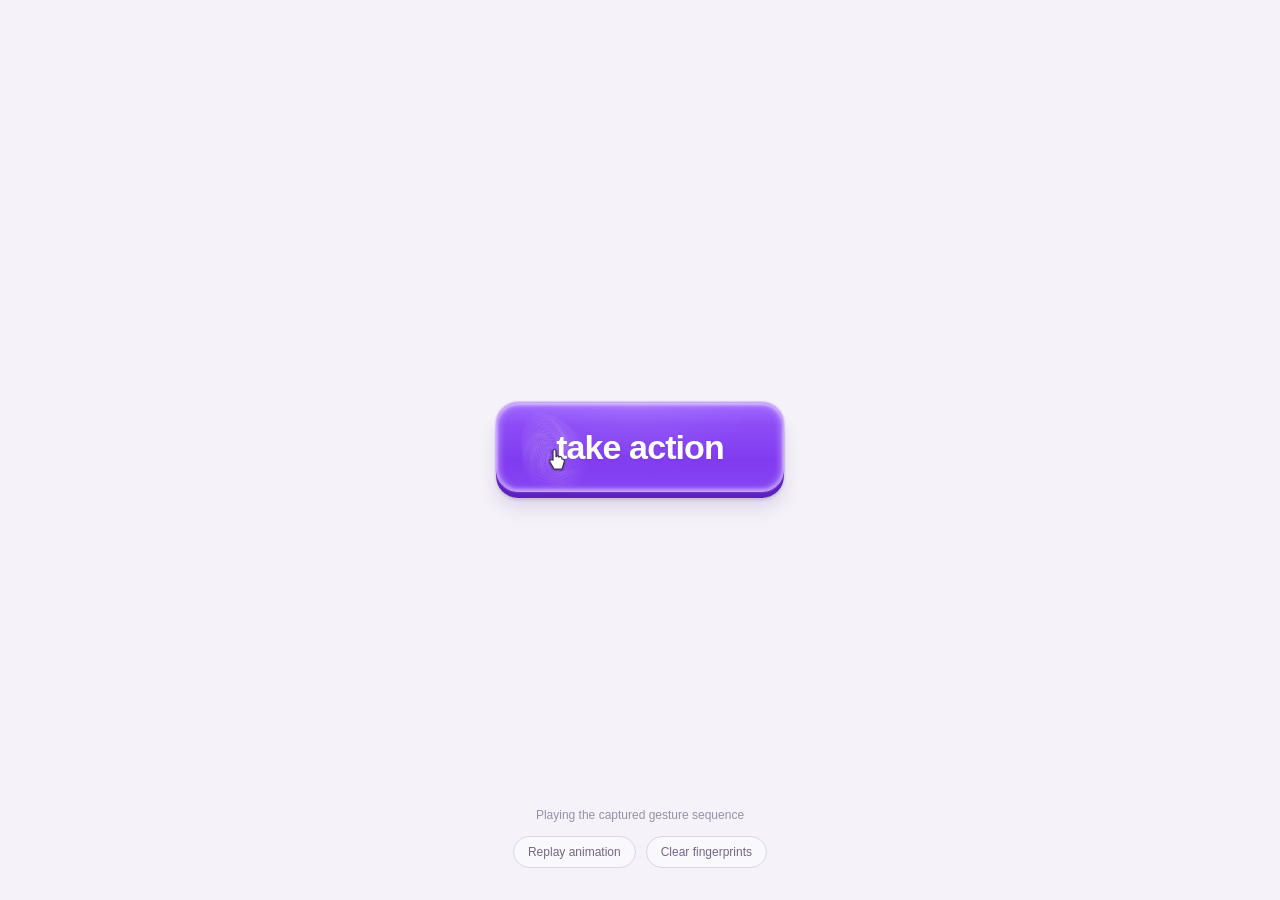
<file: fingerprint-study/variants/medium/index.html>
<!doctype html>
<html lang="en"><head><meta charset="utf-8"><meta name="viewport" content="width=device-width,initial-scale=1"><meta http-equiv="Content-Security-Policy" content="default-src 'none'; script-src 'unsafe-inline'; style-src 'unsafe-inline'; img-src data:;"><title>Take action · tactile button</title>
<style>
*{box-sizing:border-box}html,body{margin:0;height:100%;font-family:Arial,Helvetica,sans-serif;background:#f5f2f9;color:#514a62}main{height:100%;min-height:380px;display:grid;place-items:center;position:relative;overflow:hidden}.assembly{position:relative;width:288px;height:96px;transform:translateY(0)}.base{position:absolute;inset:8px 0 0;height:88px;background:linear-gradient(#7130e0,#5a21bb);border-radius:22px;box-shadow:0 10px 18px #44237822,0 2px 3px #3c175429}.action{position:absolute;inset:0;width:288px;height:90px;padding:0;border:1.5px solid #c7a4ff;border-radius:22px;cursor:pointer;background:linear-gradient(180deg,#a16aff 0%,#8d4cf6 25%,#803bef 65%,#8745f3 100%);color:#fff;box-shadow:inset 0 2px 3px #fff7,inset 0 -2px 3px #c09affcc,inset 3px 0 7px #ceb2ff66,inset -3px 0 7px #ceb2ff66,0 0 2px #9f65ed;transform:translateY(0);transition:transform 160ms cubic-bezier(.2,.8,.3,1.4),filter 150ms;isolation:isolate;touch-action:none;-webkit-tap-highlight-color:transparent}.action.down{transform:translateY(7px);filter:saturate(.91);transition:transform 75ms ease-out}.action:focus-visible{outline:3px solid #5420ac;outline-offset:8px}.surface{position:absolute;inset:0;overflow:hidden;border-radius:21px;pointer-events:none}.surface:after{content:"";position:absolute;inset:0;background:radial-gradient(ellipse at 48% 0%,#ffffff12,transparent 60%);box-shadow:inset 0 0 9px #d6b8ff55;border-radius:inherit}.label{position:relative;z-index:2;font-size:34px;letter-spacing:-.9px;font-weight:600;line-height:1;text-shadow:0 1px 2px #7032be44;pointer-events:none}.print{position:absolute;width:86px;height:100px;margin:-50px 0 0 -43px;opacity:0;mix-blend-mode:screen;will-change:opacity;pointer-events:none}.cursor{position:absolute;width:18px;height:23px;z-index:4;pointer-events:none;opacity:0;filter:drop-shadow(0 1px 1px #0006);transform:translate(-3px,-3px)}footer{position:absolute;bottom:32px;left:0;right:0;text-align:center;font-size:12px;color:#9990a6}nav{display:flex;justify-content:center;gap:10px;margin-top:14px}nav button{font:inherit;border:1px solid #ddd5e8;background:#ffffff66;color:#756687;border-radius:20px;padding:8px 14px;cursor:pointer}nav button:hover{background:white}nav button:focus-visible{outline:2px solid #8750d8;outline-offset:3px}@media(max-width:420px){.assembly{transform:scale(.83)}footer{bottom:22px}}
@media(prefers-reduced-motion:reduce){.action{transition:none!important}}
</style></head><body><main><div class="assembly"><div class="base"></div><button class="action" aria-label="take action"><span class="surface"></span><span class="label">take action</span></button><svg class="cursor" viewBox="0 0 18 23"><path d="M5 12V3c0-2 3-2 3 0v6c1-2 3-1 3 0 2-1 3 0 3 2 2 0 3 1 2 4l-2 6H6l-4-7c-1-2 1-3 3-2Z" fill="white" stroke="#3a3048" stroke-width="1.2"/></svg></div><footer><span id="hint">Press and leave a trace.</span><nav><button id="replay">Replay animation</button><button id="clear">Clear fingerprints</button></nav></footer></main>
<script>
const button=document.querySelector('.action'),surface=document.querySelector('.surface'),cursor=document.querySelector('.cursor'),hint=document.querySelector('#hint');
let marks=[],timers=[],running=false,held=false;
// Procedural, fictional ridge patterns. No external images or dependencies.
function fingerprint(x,y,angle){
 const el=document.createElement('div');el.className='print';el.style.left=x+'px';el.style.top=y+'px';el.style.transform=`rotate(${angle}deg)`;
 let paths='';
 for(let r=3;r<48;r+=1.65){let d='';for(let i=0;i<=160;i++){let a=i/160*Math.PI*2;let wobble=Math.sin(a*3+r*.14)*1.0+Math.sin(a*7+r*.4)*.38;let xx=50+Math.cos(a)*(r*.78+wobble)+Math.sin(a*2)*r*.1;let yy=57+Math.sin(a)*(r+wobble);d+=(i?'L':'M')+xx.toFixed(2)+','+yy.toFixed(2)}paths+=`<path d="${d}" stroke-opacity="${.42+Math.sin(r*1.7)*.18}"/>`}
 el.innerHTML=`<svg viewBox="0 0 100 116" width="100%" height="100%"><defs><radialGradient id="m"><stop offset="45%" stop-color="white"/><stop offset="100%" stop-color="black"/></radialGradient><mask id="fade"><ellipse cx="50" cy="57" rx="40" ry="51" fill="url(#m)"/></mask></defs><g fill="none" stroke="white" stroke-width=".82" mask="url(#fade)">${paths}</g></svg>`;
 surface.append(el);let born=performance.now();marks.push({el,born});return el;
}
function stop(){timers.forEach(clearTimeout);timers=[];running=false;cursor.style.opacity=0;button.classList.remove('down')}
function later(fn,t){timers.push(setTimeout(fn,t))}
function press(x,y,angle=0){button.classList.add('down');fingerprint(x,y,angle)}
function replay(){stop();marks.forEach(m=>m.el.remove());marks=[];running=true;hint.textContent='Playing the captured gesture sequence';
 // Approximate press moments inferred from timestamped transition crops.
 const taps=[[820,55,49,-24],[1580,245,48,24],[2240,63,47,-19],[3250,139,48,7],[4000,28,31,-40],[4740,130,47,-28],[6030,113,53,28],[6600,45,39,-32],[7170,172,45,12]];
 taps.forEach(([t,x,y,a])=>{later(()=>{cursor.style.opacity=1;cursor.style.left=x+'px';cursor.style.top=y+'px';},t-190);later(()=>press(x,y,a),t);later(()=>button.classList.remove('down'),t+130)});
 later(()=>{cursor.style.opacity=0;running=false;hint.textContent='Press and leave a trace.'},8200);
}
button.addEventListener('pointerdown',e=>{stop();held=true;button.setPointerCapture(e.pointerId);let r=button.getBoundingClientRect();press((e.clientX-r.left)/r.width*288,(e.clientY-r.top)/r.height*90,((e.clientX-r.left)/r.width-.5)*55);hint.textContent='Every touch leaves a fading fingerprint.'});
function release(){held=false;button.classList.remove('down')}
button.addEventListener('pointerup',release);button.addEventListener('pointercancel',release);button.addEventListener('lostpointercapture',release);
button.addEventListener('keydown',e=>{if((e.key===' '||e.key==='Enter')&&!e.repeat){e.preventDefault();stop();press(144,45,-10)}});button.addEventListener('keyup',e=>{if(e.key===' '||e.key==='Enter')release()});
document.querySelector('#replay').onclick=replay;document.querySelector('#clear').onclick=()=>{stop();marks.forEach(m=>m.el.remove());marks=[];hint.textContent='Press and leave a trace.'};
function frame(now){marks=marks.filter(m=>{const age=now-m.born;if(age>5400){m.el.remove();return false}m.el.style.opacity=(Math.min(age/110,1)*Math.pow(Math.max(0,1-age/5400),1.1)*.7).toFixed(3);return true});requestAnimationFrame(frame)}requestAnimationFrame(frame);
if(!matchMedia('(prefers-reduced-motion: reduce)').matches)replay();
</script></body></html>
</file>
<file: fingerprint-study/styles.css>
:root{--paper:#f5f3ee;--white:#fffefa;--ink:#29272c;--muted:#6c6872;--line:#d9d5df;--purple:#7042b6;--pale:#eee6f7;--mono:ui-monospace,SFMono-Regular,Menlo,Consolas,monospace;--serif:Georgia,'Times New Roman',serif}*{box-sizing:border-box}html{scroll-behavior:smooth;scroll-padding-top:28px}body{margin:0;background:var(--paper);color:var(--ink);font-family:-apple-system,BlinkMacSystemFont,'Segoe UI',sans-serif;font-size:16px;line-height:1.6}a{color:inherit;text-underline-offset:4px}a:hover{color:var(--purple)}button,input,select{font:inherit}button,select{cursor:pointer}button{color:inherit}button,a,select,input,summary{-webkit-tap-highlight-color:transparent}button:focus-visible,a:focus-visible,select:focus-visible,input:focus-visible,summary:focus-visible{outline:3px solid var(--purple);outline-offset:4px}button:disabled{opacity:.35;cursor:default}button{border:1px solid var(--line);background:var(--white)}h1,h2,h3,p,figure,dl{margin:0}h1,h2,h3{font-weight:500}h2{font-family:var(--serif);font-size:clamp(32px,3.4vw,46px);line-height:1.15;letter-spacing:-1.5px}h3{font-size:21px;line-height:1.3;letter-spacing:-.4px}p+p{margin-top:16px}.wrap{max-width:1320px;margin:0 auto;padding-left:48px;padding-right:48px}.section{padding-top:84px;padding-bottom:84px}.muted{color:var(--muted)}.small{font-size:13px;line-height:1.6}.mono,code{font-family:var(--mono)}.eyebrow,.field-label{font-family:var(--mono);font-size:11px;letter-spacing:1.4px;text-transform:uppercase}.eyebrow{margin-bottom:19px;color:var(--purple)}.status-dot{display:inline-block;width:7px;height:7px;border-radius:100%;background:#6b895c;margin-right:8px}.site-header{height:92px;border-bottom:1px solid var(--line);display:flex;align-items:center;justify-content:space-between;padding:0 48px;gap:25px}.brand{display:flex;gap:10px;align-items:center;text-decoration:none;font-size:14px;font-weight:650;white-space:nowrap}.brand .muted{font-weight:400}.brand-symbol{display:grid;place-items:center;background:var(--ink);color:var(--paper);font:italic 23px var(--serif);height:32px;width:32px;border-radius:8px}.site-header nav{display:flex;gap:26px;font-size:13px}.site-header nav a{text-decoration:none}.edition{font:10px var(--mono);letter-spacing:1px;color:var(--muted)}.hero{padding-top:75px;padding-bottom:0}.hero-grid{display:grid;grid-template-columns:1.05fr 1fr;gap:70px;align-items:center}.hero h1{font-family:var(--serif);font-size:clamp(65px,7vw,100px);line-height:.99;letter-spacing:-5px}.hero h1 em{font-weight:400;color:var(--purple)}.hero-deck{font-size:23px;line-height:1.45;max-width:470px;margin-top:29px}.intro{font-size:14px;color:var(--muted);max-width:485px;line-height:1.8;margin-top:20px}.solid-link{display:inline-flex;align-items:center;gap:36px;text-decoration:none;background:var(--ink);color:var(--paper);padding:12px 18px;border-radius:5px;margin-top:27px;font-size:13px}.solid-link:hover{background:var(--purple);color:white}.hero-reference{background:#ebe6f1;border:1px solid #dcd5e6;border-radius:12px;overflow:hidden;transform:rotate(1.5deg)}.source-button-crop{position:relative;width:100%;aspect-ratio:1.38;background:#f5f2f9;overflow:hidden}.source-button-crop img{position:absolute;width:210%;height:auto;max-width:none;left:-63%;top:-92%}.hero-reference figcaption{border-top:1px solid #ded5e8;padding:17px 18px;display:flex;align-items:center;justify-content:space-between;gap:15px;font:9px var(--mono);letter-spacing:.3px}.hero-reference figcaption a{font:11px -apple-system,BlinkMacSystemFont,'Segoe UI',sans-serif}.tiny-dot{width:5px;height:5px;background:var(--purple);display:inline-block;border-radius:100%;margin-right:5px}.hero-note{padding:0 18px 20px;font:italic 20px var(--serif);color:#665576}.study-stats{display:grid;grid-template-columns:repeat(4,1fr);margin-top:69px;padding:27px 0;border-top:1px solid var(--line);border-bottom:1px solid var(--line)}.study-stats>div{padding-left:26px;border-left:1px solid var(--line)}.study-stats>div:first-child{border:0;padding-left:0}.study-stats dt{font:10px var(--mono);text-transform:uppercase;letter-spacing:1px;color:var(--muted);margin-bottom:7px}.study-stats dd{margin:0;font:31px var(--serif)}.study-stats dd span{font:12px -apple-system,BlinkMacSystemFont,'Segoe UI',sans-serif;color:var(--muted);display:block;margin-top:5px}.section-heading{display:flex;gap:60px;align-items:flex-end;justify-content:space-between;margin-bottom:36px}.section-heading>p{max-width:400px;font-size:14px;color:var(--muted);line-height:1.8}.section-heading .eyebrow{margin-bottom:12px}.evidence-layout{display:grid;grid-template-columns:minmax(0,1.35fr) minmax(290px,1fr);gap:50px;align-items:start}.reference-viewer{min-width:0;background:#faf9f6;border:1px solid var(--line);border-radius:8px;overflow:hidden}.reference-stage{background:#e7e3ea;aspect-ratio:1.2;display:grid;place-items:center;padding:18px}.reference-stage img{width:100%;height:100%;max-height:470px;object-fit:contain;min-height:0;min-width:0}.reference-viewer figcaption{display:flex;justify-content:space-between;align-items:center;gap:15px;padding:18px 20px;font-size:12px;border-top:1px solid var(--line)}.reference-viewer figcaption>div{display:flex;flex-direction:column;gap:4px}.reference-viewer figcaption a{white-space:nowrap}.reference-viewer .mono{color:var(--purple)}.frame-controls{display:flex;align-items:center;gap:15px;padding:0 20px 18px}.frame-controls button{height:34px;width:36px;border-radius:4px}.frame-controls input{min-width:0;flex:1;accent-color:var(--purple)}.frame-controls output{font:11px var(--mono);white-space:nowrap}.tag{display:inline-block;border:1px solid #d4c7e4;background:#f5effa;color:#75578f;padding:5px 8px;border-radius:3px;font:9px var(--mono);letter-spacing:.6px}.evidence-notes h3{font-family:var(--serif);font-size:29px;margin:22px 0 15px}.evidence-notes>p{font-size:14px;color:var(--muted)}.field-label{display:block;letter-spacing:.7px;font-size:10px;color:var(--muted);margin:24px 0 8px}select{max-width:100%;background:var(--white);color:var(--ink);border:1px solid var(--line);border-radius:5px;padding:10px 30px 10px 12px;font-size:13px}#reference-group{width:100%}#crop-note{font-size:12px;margin-top:9px}.source-credit{border-top:1px solid var(--line);margin-top:22px}.source-credit .field-label{margin-top:20px}.source-credit p+p{margin-top:6px}.source-credit a{font-size:13px;color:var(--purple);display:inline-block;margin:5px 0 8px}.source-credit .small{font-size:12px}details{border-top:1px solid var(--line);margin-top:24px;padding-top:16px}summary{cursor:pointer;font-size:13px;font-weight:550}details p{margin-top:14px}.evidence-callout{display:flex;gap:18px;border-left:3px solid #9b73ce;background:var(--pale);padding:21px 25px;margin-top:32px;font-size:14px;line-height:1.7}.callout-number{font:italic 32px var(--serif);color:var(--purple)}.compare-section{background:#ece9e3;border-top:1px solid var(--line);border-bottom:1px solid var(--line)}.comparison-toolbar{display:flex;gap:18px;align-items:center;margin-bottom:18px}.segmented{display:inline-flex;background:#e5e0e9;border-radius:6px;padding:3px;gap:2px}.segmented button{border:0;background:transparent;color:#716879;border-radius:4px;font-size:12px;padding:7px 15px;min-height:34px}.segmented button.active{background:var(--white);color:var(--ink);box-shadow:0 1px 4px #25163614}.quiet-button{border-radius:5px;padding:8px 13px;font-size:12px;min-height:38px}#reload-pair{margin-left:auto}.comparison-grid{display:grid;grid-template-columns:1fr 1fr;gap:20px}.demo-panel{min-width:0;border:1px solid #d2cbdc;background:var(--white);border-radius:9px;overflow:hidden}.panel-head{display:flex;align-items:center;gap:10px;padding:14px 16px;border-bottom:1px solid #ded6e6}.panel-head label{font:11px var(--mono);width:22px;height:22px;background:var(--pale);display:grid;place-items:center;border-radius:3px;color:var(--purple)}.panel-head select{border:0;background:transparent;font-size:15px;font-weight:550;padding:5px 25px 5px 0}.panel-time{font-size:11px;color:var(--muted)}.open-demo{margin-left:auto;font-size:10px;white-space:nowrap}.demo-viewport,.gallery-viewport{position:relative;overflow:hidden;background:#f5f2f9;width:100%;height:470px}.demo-viewport iframe,.gallery-viewport iframe{display:block;position:absolute;top:0;left:0;border:0;transform-origin:0 0;width:1048px;height:880px}.panel-description{padding:18px 20px;border-top:1px solid #ded6e6;font-size:12px;color:var(--muted);min-height:126px}.panel-description h3{font-size:16px;margin-bottom:8px;color:var(--ink)}.preview-note{margin-top:14px;color:var(--muted);max-width:900px}.gallery-heading{display:flex;align-items:center;justify-content:space-between;gap:20px;margin-top:55px;margin-bottom:10px}.gallery-heading h3{font:27px var(--serif)}.compact button{font-size:11px;padding:5px 12px}.gallery-tools{display:flex;align-items:center;gap:12px;flex-wrap:wrap}.live-gallery{display:grid;grid-template-columns:repeat(3,minmax(0,1fr));gap:18px;margin-top:22px}.gallery-card{min-width:0;background:var(--paper);border:1px solid #d8d1df;border-radius:7px;overflow:hidden}.gallery-footer{padding:14px 16px;display:flex;align-items:center;justify-content:space-between;gap:10px;flex-wrap:wrap;border-top:1px solid #e6dfee}.gallery-meta,.gallery-links{display:flex;align-items:center;gap:12px}.gallery-meta h4{font-size:14px;font-weight:550;margin:0}.gallery-meta .mono{font-size:11px;color:var(--muted)}.gallery-links a,.gallery-links button{font-size:11px;white-space:nowrap}.gallery-links button{background:transparent;border:0;padding:4px 0;text-decoration:underline;text-underline-offset:3px}.gallery-links a{padding:4px 0}.run-overview{display:grid;grid-template-columns:1.2fr 1fr;gap:65px;background:var(--white);padding:35px;border:1px solid var(--line);border-radius:7px}.duration-chart{display:flex;flex-direction:column;gap:17px;justify-content:center}.duration-row{display:grid;grid-template-columns:76px 1fr 60px;align-items:center;gap:15px;font-size:12px}.duration-track{height:12px;background:#eee9f2;border-radius:2px}.duration-bar{height:100%;background:#ae91d0;border-radius:2px}.duration-row:last-child .duration-bar{background:var(--purple)}.duration-row span:last-child{font:11px var(--mono)}.timing-note h3{margin:19px 0 14px;font:27px/1.2 var(--serif)}.timing-note p{font-size:14px;color:var(--muted)}.timing-note p.small{font-size:12px}.run-log-list{margin-top:37px}.run-record{margin:0;border-top:1px solid var(--line);padding:0}.run-record:last-child{border-bottom:1px solid var(--line)}.run-record>summary{display:grid;grid-template-columns:36px 135px 1fr 145px 72px 18px;gap:15px;align-items:center;list-style:none;padding:24px 3px}.run-record>summary::-webkit-details-marker{display:none}.run-record>summary:after{content:'+';font-size:22px;font-weight:300;color:var(--muted)}.run-record[open]>summary:after{content:'−'}.run-number{font:11px var(--mono);color:var(--muted)}.run-name{font-size:18px}.run-verdict{font-size:13px;font-weight:400;color:var(--muted)}.run-test-tag{font:9px var(--mono);font-weight:400;background:#eae3f1;color:#75578f;border-radius:3px;padding:4px 7px;justify-self:start}.run-duration{font:12px var(--mono);text-align:right}.run-body{padding:8px 54px 36px}.run-body>p{max-width:940px;font-size:14px;color:var(--muted);margin-bottom:25px}.run-body h4{font:11px var(--mono);letter-spacing:.6px;text-transform:uppercase;margin:0 0 10px;color:var(--purple)}.run-columns{display:grid;grid-template-columns:1.2fr 1fr;gap:48px}.run-checks{font-size:13px;padding-left:18px;margin:12px 0 16px}.run-checks li{margin-bottom:5px}.run-columns p{font-size:13px;color:var(--muted)}.timeline{list-style:none;margin:0;padding:0}.timeline li{display:grid;grid-template-columns:48px 1fr;gap:16px;padding-bottom:18px}.timeline time{font:10px var(--mono);color:var(--purple);padding-top:3px}.timeline strong{font-size:13px;font-weight:550;display:block}.timeline p{font-size:12px;margin:4px 0 0}.run-links{display:flex;gap:25px;font-size:12px;margin-top:22px}.public-updates{font-size:12px}.public-updates blockquote{margin:13px 0 19px;border-left:2px solid #d5c4e5;padding-left:15px;color:var(--muted)}.public-updates blockquote p{margin-top:5px;white-space:pre-line}.public-updates time{font:10px var(--mono)}.finding-grid{display:grid;grid-template-columns:repeat(3,1fr);gap:32px}.finding-grid article{border-top:1px solid var(--line);padding-top:24px}.finding-index{font:12px var(--mono);color:var(--purple)}.finding-grid h3{font:27px/1.22 var(--serif);margin:15px 0}.finding-grid p{font-size:14px;color:var(--muted)}.finding-grid p.small{font-size:12px}.table-wrap{overflow:auto;margin-top:52px;border:1px solid var(--line);border-radius:6px}table{border-collapse:collapse;width:100%;font-size:12px;text-align:left;background:var(--white)}caption{text-align:left;padding:16px 20px;font:22px var(--serif);background:#eee9f2}th,td{padding:13px 18px;border-top:1px solid var(--line)}th{font-size:10px;text-transform:uppercase;letter-spacing:.5px;white-space:nowrap;font-weight:550;color:var(--muted)}td:first-child{font-weight:550}td:last-child{min-width:240px;color:var(--muted)}.table-wrap+p{margin-top:13px}.yes{color:#5d744a}.no{color:#8d8295}.next-experiment{border:1px solid var(--line);border-radius:7px;padding:32px;margin-top:45px;display:grid;grid-template-columns:1fr 1.65fr;gap:55px}.next-experiment h3{font:30px/1.2 var(--serif)}.next-experiment p:not(.eyebrow){font-size:14px;color:var(--muted)}.audit-section{background:#28262c;color:#eeeaf1}.audit-section .eyebrow{color:#bc9be6}.audit-section .section-heading{align-items:center}.audit-badge{border:1px solid #626451;border-radius:4px;padding:7px 11px;color:#bec7a2;font:10px var(--mono);letter-spacing:.5px;white-space:nowrap}.audit-lead{font:25px/1.5 var(--serif);max-width:840px}.audit-grid{display:grid;grid-template-columns:1fr 1fr;gap:70px;margin-top:34px}.audit-grid h3{font-size:17px;margin-bottom:14px}.audit-grid p,.audit-grid ul{font-size:13px;color:#c2bacb;line-height:1.85}.audit-grid p.small{font-size:12px;color:#a99fb3}.audit-grid ul{padding-left:18px;margin:0}.audit-grid li{margin-bottom:9px}.audit-section details{border-color:#49434f;margin-top:35px}.audit-section details p{font-size:13px;color:#c2bacb}.audit-section details a{color:#d5b9f6}.hash{display:block;font-size:10px;overflow-wrap:anywhere;color:#b4a8bf}.audit-entry{display:grid;grid-template-columns:100px 1fr;gap:22px;font-size:12px;margin-top:18px}.audit-entry p{margin:0!important}.footer{display:flex;align-items:center;justify-content:space-between;gap:25px;padding-top:35px;padding-bottom:35px}.footer p{font-size:10px;color:var(--muted)}.footer>a:last-child{font-size:12px;white-space:nowrap}.skip{position:absolute;top:-100px;left:20px;padding:10px;background:var(--ink);color:#fff;z-index:10}.skip:focus{top:10px}
@media(min-width:1500px){.site-header{padding-left:max(48px,calc((100vw - 1224px)/2));padding-right:max(48px,calc((100vw - 1224px)/2))}}@media(max-width:1050px){.wrap{padding-left:30px;padding-right:30px}.site-header{padding:0 30px}.edition{display:none}.hero-grid{gap:38px}.hero h1{font-size:76px}.hero-deck{font-size:20px}.section-heading{gap:30px}.section-heading>p{max-width:330px}.evidence-layout{gap:30px;grid-template-columns:1.15fr 1fr}.panel-time{display:none}.run-overview{gap:30px}.run-record>summary{grid-template-columns:25px 110px 1fr 125px 70px 12px;gap:10px}.run-body{padding-left:35px;padding-right:35px}.run-columns{gap:28px}.finding-grid{gap:25px}.finding-grid h3{font-size:24px}}
@media(max-width:760px){.wrap{padding-left:22px;padding-right:22px}.site-header{height:auto;min-height:76px;padding:18px 22px;flex-wrap:wrap;gap:12px}.site-header nav{gap:20px;font-size:11px}.brand{font-size:12px}.brand-symbol{width:26px;height:26px;font-size:20px}.hero{padding-top:43px}.hero-grid{grid-template-columns:1fr;gap:32px}.hero h1{font-size:clamp(52px,14vw,76px);letter-spacing:-2.8px}.hero-deck{font-size:21px;max-width:480px}.intro{font-size:14px}.hero-reference{transform:none;max-width:550px;width:100%;justify-self:center}.source-button-crop{aspect-ratio:1.75}.source-button-crop img{top:-128%}.study-stats{grid-template-columns:1fr 1fr;margin-top:40px;gap:24px;padding:24px 0}.study-stats>div:nth-child(3){padding-left:0;border:0}.study-stats>div{padding-left:20px}.study-stats dd{font-size:30px}.study-stats dt{font-size:9px;letter-spacing:.4px}.study-stats dd span{font-size:11px}.section{padding-top:55px;padding-bottom:55px}.section-heading{display:block;margin-bottom:27px}.section-heading>p{margin-top:18px;max-width:550px}.section-heading h2{letter-spacing:-1px}.evidence-layout{grid-template-columns:1fr}.reference-stage{max-height:520px}.evidence-notes h3{font-size:27px}.evidence-callout{padding:18px;font-size:13px}.comparison-toolbar{flex-wrap:wrap;gap:10px}#viewport-label{order:3;width:100%;font-size:11px}.comparison-grid{grid-template-columns:1fr;gap:24px}.panel-head{padding:12px}.panel-time{display:block}.panel-description{min-height:0}.gallery-heading{align-items:flex-start;flex-direction:column;gap:12px}.live-gallery{grid-template-columns:repeat(2,minmax(0,1fr));gap:16px}.gallery-footer{padding:12px}.gallery-links{gap:14px}.run-overview{grid-template-columns:1fr;padding:23px;gap:30px}.duration-row{gap:10px;grid-template-columns:72px 1fr 59px}.run-record>summary{grid-template-columns:22px 1fr auto 12px;gap:9px;padding:20px 0}.run-name{font-size:17px}.run-verdict{grid-column:2/4;grid-row:2;font-size:12px}.run-test-tag{grid-column:2/4;grid-row:3;margin-top:3px}.run-duration{grid-column:3;grid-row:1}.run-record>summary:after{grid-column:4;grid-row:1}.run-body{padding:7px 0 28px}.run-columns{grid-template-columns:1fr;gap:25px}.finding-grid{grid-template-columns:1fr;gap:30px}.finding-grid h3{font-size:28px}.finding-grid p{max-width:570px}.next-experiment{grid-template-columns:1fr;padding:24px;gap:25px}.table-wrap{margin-top:35px}th,td{padding:12px}.audit-section .audit-badge{display:inline-block;margin-top:25px}.audit-lead{font-size:23px}.audit-grid{grid-template-columns:1fr;gap:30px}.audit-entry{grid-template-columns:70px 1fr;gap:12px}.footer{align-items:flex-start;flex-wrap:wrap;padding-top:28px;padding-bottom:28px}.footer p{order:3;width:100%}.hero-reference figcaption{font-size:8px}.hero-reference figcaption a{font-size:10px}}
@media(prefers-reduced-motion:reduce){html{scroll-behavior:auto}*{animation-duration:.01ms!important;transition-duration:.01ms!important}}

@media(max-width:600px){.live-gallery{grid-template-columns:minmax(0,1fr)}.gallery-tools{width:100%;justify-content:space-between}}

/* Usage is shown beside each result, with exact figures in the accounting table. */
.gallery-measures{display:flex;flex-direction:column;gap:2px}.gallery-meta .token-link{font:10px var(--mono);color:var(--purple);white-space:nowrap}.run-duration small{display:block;margin-top:6px;font:9px var(--mono);color:var(--purple);white-space:nowrap}.panel-description .panel-usage{margin-top:10px;font-size:11px}.panel-usage a{color:var(--purple)}.token-usage{margin-top:42px}.token-heading{display:flex;align-items:flex-end;justify-content:space-between;gap:30px}.token-heading h3{font:29px/1.2 var(--serif)}.token-heading .eyebrow{margin-bottom:10px}.token-heading>p{font-size:13px;color:var(--muted);max-width:340px}.token-usage .table-wrap{margin-top:20px}.token-table{font-variant-numeric:tabular-nums}.token-table th:not(:first-child),.token-table td.numeric{text-align:right}.token-table thead th span{display:block;font-size:9px;letter-spacing:0;text-transform:none;margin-top:3px}.token-table th[scope="row"]{font-size:12px;letter-spacing:0;text-transform:none;color:var(--ink)}.token-table td:last-child{min-width:0;color:var(--ink)}.token-table .total-tokens{font-weight:650;color:var(--purple)!important}.token-table tr:target,.token-sum{background:var(--pale)}.token-components .table-wrap{margin-top:15px}.token-components summary,.token-method summary{font-size:12px}.token-reading-note{margin-top:14px;max-width:980px}.sr-only{position:absolute;width:1px;height:1px;padding:0;margin:-1px;overflow:hidden;clip-path:inset(50%);white-space:nowrap;border:0}@media(max-width:760px){.token-heading{display:block}.token-heading>p{margin-top:15px;max-width:none}.token-table{min-width:640px}.token-table th,.token-table td{padding:12px}.run-duration small{font-size:8px}}

/* Shared playback stays outside each original demo's interface. */
.playback-actions{display:flex;align-items:center;gap:12px;flex-wrap:wrap}.quiet-button.play-button{background:var(--purple);border-color:var(--purple);color:white}.quiet-button:disabled{opacity:.5;cursor:wait}.playback-status{margin-top:9px;min-height:1.6em}.preview-error{color:#8a3636;margin-top:12px}@media(max-width:600px){.gallery-tools{justify-content:flex-start;gap:10px}.gallery-tools .segmented{width:100%;justify-content:flex-start}}

/* Matched reference windows make the contact-variation finding inspectable. */
.variation-finding{margin-top:42px;border-top:1px solid var(--line);padding-top:30px}.variation-finding>h3{font:32px/1.2 var(--serif);margin:13px 0 17px;max-width:720px}.variation-finding>p{font-size:14px;color:var(--muted);max-width:920px;margin-top:16px}.variation-finding .variation-lead{font-size:17px;line-height:1.65;color:var(--ink)}.impression-evidence{display:grid;grid-template-columns:repeat(2,minmax(0,1fr));gap:24px;margin:25px 0 13px}.impression-example{margin:0;min-width:0}.impression-window{display:block;position:relative;aspect-ratio:420/192;overflow:hidden;background:#f5f2f9;border-radius:6px}.impression-window img{position:absolute;max-width:none;height:auto}.impression-window:focus-visible{outline:3px solid var(--purple);outline-offset:4px}.impression-example figcaption{display:flex;gap:15px;align-items:baseline;padding-top:10px}.impression-example .mono{font-size:11px;color:var(--purple);white-space:nowrap}.impression-example figcaption p{font-size:13px;color:var(--muted);margin:0}.variation-finding .variation-limit{padding:18px 20px;border-left:2px solid #ba9ad9;background:#eee9f2;max-width:none}.variation-code .table-wrap{margin-top:16px}.variation-code th[scope="row"]{text-transform:none;letter-spacing:0;color:var(--ink)}.variation-code td{white-space:normal}.variation-code summary{font-size:13px}@media(max-width:600px){.impression-evidence{grid-template-columns:1fr;gap:22px}.variation-finding>h3{font-size:28px}.variation-finding .variation-lead{font-size:16px}.variation-code td:last-child{min-width:0}.variation-code th,.variation-code td{padding:11px 9px}}

/* A compact observation view shares crop geometry across variants, with full originals one click away. */
.view-toolbar{display:flex;align-items:center;gap:16px;flex-wrap:wrap;margin-bottom:16px}.view-toolbar p{margin:0}.comparison-toolbar{flex-wrap:wrap}.gallery-label{display:flex;align-items:center;justify-content:space-between;gap:8px;padding:12px 16px;border-bottom:1px solid var(--line)}.gallery-label h4{font-size:14px;font-weight:600;margin:0}.gallery-label .mono{font-size:10px;color:var(--muted)}.gallery-footer>.token-link{font:10px var(--mono);color:var(--purple)}.personal-pick{border-left:3px solid var(--purple);background:var(--pale);padding:24px 28px;margin-bottom:36px;max-width:920px}.personal-pick h3{font:29px/1.2 var(--serif);margin-bottom:15px}.personal-pick>p:not(.eyebrow){font-size:14px}.personal-pick .eyebrow{margin-bottom:12px}.is-compact .demo-viewport{pointer-events:none}.is-compact .panel-description{min-height:0}.is-compact .comparison-grid{grid-template-columns:repeat(2,minmax(0,1fr))}.is-compact .live-gallery{grid-template-columns:repeat(3,minmax(0,1fr))}
@media(max-width:760px){.view-toolbar{gap:10px}.is-compact .comparison-grid{gap:12px}.is-compact .panel-head{padding:10px 8px;gap:5px;flex-wrap:wrap}.is-compact .panel-head select{width:calc(100% - 27px);font-size:13px;min-width:0;padding-right:12px;min-height:34px}.is-compact .panel-head .panel-time{display:none}.is-compact .open-demo{margin-left:0;min-height:28px;display:flex;align-items:center}.is-compact .panel-description{padding:12px 10px}.is-compact .panel-description h3{font-size:13px;line-height:1.4}.is-compact .panel-description>p:not(.panel-usage){display:none}.is-compact .live-gallery{grid-template-columns:repeat(2,minmax(0,1fr));gap:12px}.gallery-label{padding:10px;flex-wrap:wrap}.gallery-footer{padding:10px;gap:8px}.gallery-links{gap:10px;flex-wrap:wrap}.gallery-links a,.gallery-links button{min-height:30px;display:inline-flex;align-items:center}.personal-pick{padding:20px}.personal-pick h3{font-size:26px}}
</file>
<file: holographic-marble/styles.css>
:root {
    color-scheme: dark;
    --background: #07080b;
    --foreground: #f5f7fb;
}

@view-transition { navigation: auto; }

* { box-sizing: border-box; }

html {
    background: var(--background);
    line-height: 1.5;
    -webkit-text-size-adjust: 100%;
}

body {
    margin: 0;
    min-height: 100vh;
    color: var(--foreground);
    background: var(--background);
    font-family: Inter, ui-sans-serif, -apple-system, BlinkMacSystemFont, "Segoe UI", sans-serif;
    text-rendering: optimizeLegibility;
}

.showcase {
    position: relative;
    isolation: isolate;
    display: grid;
    grid-template-rows: auto 1fr auto;
    place-items: center;
    min-height: 100svh;
    padding: clamp(1.5rem, 4vw, 3.5rem);
    overflow: hidden;
    background:
        radial-gradient(circle at 50% 45%, #1f273594, transparent 32rem),
        radial-gradient(circle at 50% 120%, #4b2e6457, transparent 42rem),
        linear-gradient(145deg, #06070a 0%, #0a0d12 45%, #050609 100%);
}

.showcase::before {
    content: "";
    position: absolute;
    inset: 0;
    z-index: -2;
    opacity: .055;
    pointer-events: none;
    background-image: url("data:image/svg+xml,%3Csvg viewBox='0 0 180 180' xmlns='http://www.w3.org/2000/svg'%3E%3Cfilter id='n'%3E%3CfeTurbulence type='fractalNoise' baseFrequency='.9' numOctaves='4' stitchTiles='stitch'/%3E%3C/filter%3E%3Crect width='100%25' height='100%25' filter='url(%23n)' opacity='.2'/%3E%3C/svg%3E");
}

.ambient {
    position: absolute;
    z-index: -1;
    width: min(44rem, 70vw);
    aspect-ratio: 1;
    border-radius: 50%;
    filter: blur(90px);
    opacity: .15;
    pointer-events: none;
}

.ambient--cyan { top: -28rem; left: -13rem; background: #3deeff; }
.ambient--violet { right: -18rem; bottom: -30rem; background: #ad5cff; }

.intro { width: min(100%, 78rem); padding-top: .25rem; }

.eyebrow {
    color: #dce1eb91;
    font-family: SFMono-Regular, Consolas, "Liberation Mono", monospace;
    font-size: .75rem;
    letter-spacing: .17em;
    text-transform: uppercase;
}

.intro h1 {
    margin: .5rem 0 0;
    color: #f6f8fcf2;
    font-size: clamp(1.15rem, 2.2vw, 1.65rem);
    font-weight: 520;
    letter-spacing: -.035em;
}

.card-stage {
    display: grid;
    place-items: center;
    width: 100%;
    min-height: 0;
    padding: clamp(1.75rem, 4.5vh, 3.5rem) 0;
}

.card-perspective {
    width: min(72vw, 25rem, calc(72svh - 12.24rem));
    min-width: min(15.5rem, 100%);
    perspective: 1200px;
    perspective-origin: 50% 48%;
}

.holo-card {
    --rotate-x: 0deg;
    --rotate-y: 0deg;
    --light-x: 50%;
    --light-y: 50%;
    --intensity: .35;
    position: relative;
    width: 100%;
    aspect-ratio: .72;
    border: 1px solid #ffffff40;
    border-radius: clamp(1.35rem, 4vw, 2rem);
    background: #15171b;
    box-shadow: 0 4px 8px #00000052, 0 28px 70px #00000085, inset 0 1px #ffffff75;
    transform: rotateX(var(--rotate-x)) rotateY(var(--rotate-y)) translateZ(0);
    transform-style: preserve-3d;
    will-change: transform;
    overflow: hidden;
    /* Keep touch drags on the artwork; the surrounding page can still scroll. */
    touch-action: none;
    cursor: crosshair;
    outline: none;
}

.holo-card:focus-visible { outline: 2px solid #b7f7ff; outline-offset: .55rem; }

.holo-card__base, .holo-card__canvas, .holo-card__sheen, .holo-card__edge {
    position: absolute;
    inset: 0;
    width: 100%;
    height: 100%;
    border-radius: inherit;
    pointer-events: none;
}

.holo-card__base {
    background: #222 url("./assets/marble-hologram.png") center / cover no-repeat;
    filter: saturate(.92) contrast(1.04);
}

.holo-card__canvas { display: block; opacity: 0; }
.holo-card.is-ready .holo-card__canvas { opacity: 1; }
.holo-card.is-ready .holo-card__base, .holo-card.is-ready .holo-card__sheen { opacity: 0; }

/* The texture and CSS lighting also work if WebGL is unavailable. */
.holo-card__sheen {
    opacity: calc(var(--intensity) * .35);
    mix-blend-mode: color-dodge;
    background: radial-gradient(ellipse at var(--light-x) var(--light-y), #b9f9ff 0%, #bd8dfa55 28%, transparent 65%);
}

.holo-card__edge {
    border: 1px solid #ffffff52;
    background:
        linear-gradient(135deg, #ffffff52, transparent 15% 82%, #9defff33),
        radial-gradient(circle at 50% 120%, #9c69ff2e, transparent 42%);
    box-shadow: inset 0 0 0 1px #0000003d, inset 0 0 28px #e6f7ff17;
}

.intensity-control {
    margin-top: 1.2rem;
    padding: .85rem 1rem 1rem;
    border: 1px solid #ffffff1c;
    border-radius: 1rem;
    background: #0f1117b8;
    box-shadow: 0 14px 36px #0000003d;
    -webkit-backdrop-filter: blur(16px);
    backdrop-filter: blur(16px);
}

.intensity-control__header {
    display: flex;
    justify-content: space-between;
    align-items: center;
    margin-bottom: .8rem;
    color: #e9ecf3bd;
    font-size: .875rem;
}

.intensity-control output {
    min-width: 3.25rem;
    color: #ebf9ffeb;
    font-family: SFMono-Regular, Consolas, "Liberation Mono", monospace;
    font-size: .8rem;
    text-align: right;
}

.intensity-slider {
    --fill: 35%;
    display: block;
    width: 100%;
    height: 1.25rem;
    padding: 0;
    margin: 0;
    border: 0;
    background: transparent;
    -webkit-appearance: none;
    appearance: none;
    cursor: pointer;
    outline: none;
}

.intensity-slider::-webkit-slider-runnable-track {
    height: .34rem;
    border-radius: 999px;
    background: linear-gradient(90deg, #82eaff 0%, #b796ff calc(var(--fill) * .56), #ffd1ea var(--fill), #ffffff1f var(--fill));
    box-shadow: 0 0 14px #8be7ff57;
}

.intensity-slider::-moz-range-track {
    height: .34rem;
    border-radius: 999px;
    background: linear-gradient(90deg, #82eaff 0%, #b796ff calc(var(--fill) * .56), #ffd1ea var(--fill), #ffffff1f var(--fill));
    box-shadow: 0 0 14px #8be7ff57;
}

.intensity-slider::-webkit-slider-thumb {
    width: .95rem;
    height: .95rem;
    margin-top: -.305rem;
    border: 1px solid #c7f5ffe0;
    border-radius: 50%;
    background: #f7fdff;
    box-shadow: 0 0 0 3px #6ce1ff21, 0 0 18px #7fe6ff5c;
    -webkit-appearance: none;
    appearance: none;
}

.intensity-slider::-moz-range-thumb {
    width: .95rem;
    height: .95rem;
    border: 1px solid #c7f5ffe0;
    border-radius: 50%;
    background: #f7fdff;
    box-shadow: 0 0 0 3px #6ce1ff21, 0 0 18px #7fe6ff5c;
}

.intensity-slider:focus-visible { outline: 2px solid #b7f7ff; outline-offset: .3rem; border-radius: 999px; }

.hint {
    margin: 0;
    color: #d6dae394;
    font-size: .875rem;
    letter-spacing: .005em;
    text-align: center;
}

.sr-only {
    position: absolute;
    width: 1px;
    height: 1px;
    padding: 0;
    margin: -1px;
    overflow: hidden;
    clip-path: inset(50%);
    white-space: nowrap;
}

@media (max-width: 520px) {
    .showcase { padding: 1.25rem; }
    .card-perspective { width: min(78vw, calc(72svh - 10.8rem)); min-width: min(14rem, 100%); }
    .hint { max-width: 18rem; font-size: .82rem; }
}

@media (prefers-reduced-motion: reduce) {
    .holo-card { will-change: auto; }
}
</file>
<file: purrtone-showcase/styles.css>
:root {
  color-scheme: light;
  --ink: #111111;
  --muted: #68645d;
  --paper: #fbf8ef;
  --panel: rgba(255, 255, 255, 0.78);
  --line: rgba(17, 17, 17, 0.12);
  --yellow: #f7bd00;
  --yellow-soft: #ffe7a0;
  --amber: #b67800;
  --dark: #10100e;
  --dark-2: #1d1b16;
  --radius: 8px;
  --shadow: 0 28px 80px rgba(29, 24, 12, 0.16);
  font-family:
    Inter, ui-sans-serif, system-ui, -apple-system, BlinkMacSystemFont, "Segoe UI", sans-serif;
  letter-spacing: 0;
}

* {
  box-sizing: border-box;
}

html,
body {
  min-height: 100%;
  margin: 0;
}

body {
  color: var(--ink);
  background:
    radial-gradient(circle at 13% 14%, rgba(247, 189, 0, 0.16), transparent 28rem),
    radial-gradient(circle at 82% 18%, rgba(20, 20, 20, 0.08), transparent 26rem),
    linear-gradient(135deg, #fffdf7 0%, #f4efe3 58%, #e9e2d3 100%);
}

button,
a {
  font: inherit;
}

button {
  border: 0;
  cursor: pointer;
}

a {
  color: inherit;
  text-decoration: none;
}

img {
  display: block;
  max-width: 100%;
}

.app-shell {
  min-height: 100vh;
  overflow: hidden;
}

.topbar {
  position: fixed;
  z-index: 20;
  top: 0;
  right: 0;
  left: 0;
  display: grid;
  grid-template-columns: auto minmax(120px, 1fr) auto;
  gap: 22px;
  align-items: center;
  height: 74px;
  padding: 14px clamp(16px, 3vw, 42px);
  background: rgba(255, 253, 247, 0.86);
  border-bottom: 1px solid rgba(17, 17, 17, 0.08);
  backdrop-filter: blur(18px);
}

.brand-lockup {
  display: inline-flex;
  gap: 12px;
  align-items: center;
  min-width: 0;
}

.brand-lockup strong {
  display: block;
  font-size: 1.05rem;
  line-height: 1;
}

.brand-lockup small {
  display: block;
  margin-top: 5px;
  color: var(--muted);
  font-size: 0.72rem;
  font-weight: 900;
  line-height: 1;
  text-transform: uppercase;
}

.brand-mark {
  position: relative;
  display: inline-block;
  flex: 0 0 auto;
  width: 43px;
  height: 43px;
  background: #fff;
  border: 2px solid var(--yellow);
  border-radius: 999px;
}

.brand-mark::before {
  position: absolute;
  bottom: 9px;
  left: 8px;
  width: 25px;
  height: 22px;
  background: var(--ink);
  border-radius: 0 0 46% 46%;
  clip-path: polygon(0 100%, 0 48%, 16% 0, 34% 42%, 66% 42%, 84% 0, 100% 48%, 100% 100%);
  content: "";
}

.progress {
  overflow: hidden;
  height: 6px;
  background: rgba(17, 17, 17, 0.1);
  border-radius: 999px;
}

.progress span {
  display: block;
  width: 12.5%;
  height: 100%;
  background: linear-gradient(90deg, var(--yellow), var(--ink));
  border-radius: inherit;
  transition: width 220ms ease;
}

.icon-button,
.control-button {
  display: inline-grid;
  place-items: center;
  width: 42px;
  height: 42px;
  color: var(--ink);
  background: #fff;
  border: 1px solid var(--line);
  border-radius: 999px;
  box-shadow: 0 10px 26px rgba(17, 17, 17, 0.08);
}

.icon-button svg,
.control-button svg {
  width: 20px;
  height: 20px;
  fill: currentColor;
}

.slide-rail {
  position: fixed;
  z-index: 18;
  top: 100px;
  left: clamp(16px, 2.4vw, 32px);
  display: grid;
  gap: 8px;
  width: 154px;
}

.rail-item {
  display: grid;
  grid-template-columns: 32px 1fr;
  gap: 10px;
  align-items: center;
  min-height: 42px;
  padding: 8px 10px;
  color: rgba(17, 17, 17, 0.64);
  text-align: left;
  background: rgba(255, 255, 255, 0.64);
  border: 1px solid rgba(17, 17, 17, 0.08);
  border-radius: var(--radius);
  backdrop-filter: blur(12px);
}

.rail-item span {
  display: inline-grid;
  place-items: center;
  width: 28px;
  height: 28px;
  color: var(--muted);
  font-size: 0.72rem;
  font-weight: 900;
  background: rgba(17, 17, 17, 0.07);
  border-radius: 999px;
}

.rail-item b {
  overflow: hidden;
  font-size: 0.78rem;
  line-height: 1.1;
  text-overflow: ellipsis;
  white-space: nowrap;
}

.rail-item.is-active {
  color: var(--ink);
  background: rgba(255, 255, 255, 0.96);
  border-color: rgba(247, 189, 0, 0.72);
  box-shadow: 0 12px 30px rgba(17, 17, 17, 0.09);
}

.rail-item.is-active span {
  color: var(--ink);
  background: var(--yellow);
}

.deck {
  min-height: 100vh;
  padding: 96px 32px 82px 210px;
}

.slide {
  display: none;
  width: min(1260px, 100%);
  min-height: calc(100vh - 178px);
  margin: 0 auto;
}

.slide.is-active {
  display: grid;
}

.cover-slide,
.split-slide {
  grid-template-columns: minmax(320px, 0.82fr) minmax(420px, 1.18fr);
  gap: clamp(28px, 5vw, 72px);
  align-items: center;
}

.gallery-slide,
.wrap-slide {
  align-content: start;
  gap: 24px;
}

.dark-slide {
  width: min(1320px, 100%);
  padding: clamp(24px, 4vw, 52px);
  color: #fff;
  background:
    radial-gradient(circle at 75% 20%, rgba(247, 189, 0, 0.16), transparent 32%),
    linear-gradient(140deg, var(--dark-2), #050505 72%);
  border: 1px solid rgba(255, 255, 255, 0.12);
  border-radius: var(--radius);
  box-shadow: var(--shadow);
}

.dark-gallery {
  width: min(1320px, 100%);
  padding: clamp(22px, 3.4vw, 42px);
  color: #fff;
  background: linear-gradient(140deg, #1c1b17, #070707);
  border-radius: var(--radius);
}

.dark-gallery .section-heading h2 {
  max-width: 850px;
  font-size: clamp(2rem, 3.2vw, 3.5rem);
}

.copy-block,
.section-heading {
  max-width: 780px;
}

.eyebrow {
  margin: 0 0 12px;
  color: var(--amber);
  font-size: 0.76rem;
  font-weight: 900;
  line-height: 1.2;
  text-transform: uppercase;
}

.dark-slide .eyebrow,
.dark-gallery .eyebrow {
  color: var(--yellow);
}

h1,
h2,
h3,
p {
  margin-top: 0;
}

h1 {
  margin-bottom: 22px;
  font-size: clamp(3.2rem, 6.7vw, 7.4rem);
  line-height: 0.92;
}

h2 {
  margin-bottom: 20px;
  font-size: clamp(2.2rem, 4.4vw, 5.2rem);
  line-height: 0.98;
}

.gallery-slide h2,
.wrap-slide h2 {
  font-size: clamp(2.1rem, 3.6vw, 4.2rem);
  line-height: 1;
}

h3 {
  margin-bottom: 12px;
  font-size: clamp(1.25rem, 2vw, 2rem);
  line-height: 1.05;
}

.lede {
  max-width: 660px;
  color: #3f3d38;
  font-size: clamp(1.05rem, 1.35vw, 1.34rem);
  line-height: 1.55;
}

.lede.compact {
  color: rgba(255, 255, 255, 0.76);
}

.metric-row,
.token-row {
  display: flex;
  flex-wrap: wrap;
  gap: 10px;
  margin-top: 28px;
}

.metric-row span,
.token-row span {
  display: inline-flex;
  gap: 8px;
  align-items: center;
  padding: 10px 14px;
  color: var(--ink);
  font-weight: 800;
  background: rgba(255, 255, 255, 0.74);
  border: 1px solid var(--line);
  border-radius: 999px;
}

.metric-row b {
  font-size: 1.08rem;
}

.token-row span::before {
  width: 16px;
  height: 16px;
  background: var(--swatch);
  border: 1px solid rgba(17, 17, 17, 0.22);
  border-radius: 999px;
  content: "";
}

.prompt-card {
  margin: 24px 0;
  padding: clamp(20px, 2.4vw, 30px);
  color: var(--ink);
  background: rgba(255, 255, 255, 0.8);
  border: 1px solid rgba(17, 17, 17, 0.1);
  border-radius: var(--radius);
  box-shadow: 0 20px 52px rgba(17, 17, 17, 0.08);
}

.prompt-card.large {
  font-size: clamp(1.14rem, 1.7vw, 1.48rem);
  line-height: 1.45;
}

.prompt-card.dark {
  color: rgba(255, 255, 255, 0.9);
  background: rgba(255, 255, 255, 0.08);
  border-color: rgba(255, 255, 255, 0.18);
  box-shadow: none;
}

.prompt-card span {
  display: inline-block;
  margin-bottom: 12px;
  color: var(--amber);
  font-size: 0.76rem;
  font-weight: 900;
  text-transform: uppercase;
}

.prompt-card.dark span {
  color: var(--yellow);
}

.prompt-card p {
  margin-bottom: 14px;
  font-size: clamp(1rem, 1.12vw, 1.16rem);
  line-height: 1.56;
}

.prompt-card p:last-child {
  margin-bottom: 0;
}

.reply-pill,
.status-chip {
  display: inline-flex;
  width: fit-content;
  max-width: 100%;
  padding: 10px 14px;
  color: var(--ink);
  font-weight: 900;
  background: var(--yellow);
  border-radius: 999px;
}

.typo-callout {
  position: relative;
  margin: -6px 0 22px;
  padding: 18px 20px 18px 22px;
  color: rgba(255, 255, 255, 0.88);
  background:
    linear-gradient(90deg, rgba(247, 189, 0, 0.18), rgba(255, 255, 255, 0.06)),
    rgba(255, 255, 255, 0.08);
  border: 1px solid rgba(247, 189, 0, 0.36);
  border-left: 5px solid var(--yellow);
  border-radius: var(--radius);
}

.typo-callout span {
  display: inline-block;
  margin-bottom: 8px;
  color: var(--yellow);
  font-size: 0.78rem;
  font-weight: 900;
  text-transform: uppercase;
}

.typo-callout p {
  margin: 0;
  font-size: clamp(1rem, 1.1vw, 1.15rem);
  line-height: 1.48;
}

.typo-callout b {
  color: #fff;
}

.image-card {
  position: relative;
  overflow: hidden;
  margin: 0;
  background: rgba(255, 255, 255, 0.76);
  border: 1px solid rgba(17, 17, 17, 0.1);
  border-radius: var(--radius);
  box-shadow: var(--shadow);
}

.image-card img {
  width: 100%;
  height: 100%;
  object-fit: contain;
}

.image-card figcaption {
  padding: 12px 14px;
  color: var(--muted);
  font-size: 0.88rem;
  font-weight: 800;
  background: rgba(255, 255, 255, 0.92);
  border-top: 1px solid rgba(17, 17, 17, 0.08);
}

.hero-composite {
  height: min(72vh, 720px);
  background: #fffaf0;
}

.hero-composite img {
  object-fit: cover;
  object-position: top center;
}

.framed-image {
  align-self: center;
  max-height: min(78vh, 760px);
}

.framed-image img {
  max-height: min(70vh, 700px);
  object-fit: contain;
}

.landing-peek img {
  object-position: top center;
}

.gallery-layout {
  display: grid;
  grid-template-columns: minmax(420px, 1fr) minmax(280px, 0.42fr);
  gap: 24px;
  align-items: stretch;
}

.gallery-layout.wide {
  grid-template-columns: minmax(560px, 1fr) minmax(280px, 0.36fr);
}

.asset-focus {
  height: calc(100vh - 260px);
  min-height: 520px;
}

.logo-asset {
  background: #fffdf8;
}

.web-asset img {
  object-position: top center;
}

.takeaway,
.annotation-stack article,
.timeline article,
.closing-card {
  padding: clamp(20px, 2.5vw, 32px);
  background: rgba(255, 255, 255, 0.78);
  border: 1px solid rgba(17, 17, 17, 0.1);
  border-radius: var(--radius);
}

.takeaway {
  display: flex;
  flex-direction: column;
  justify-content: flex-start;
}

.takeaway p,
.annotation-stack p,
.timeline p {
  margin-bottom: 0;
  color: var(--muted);
  line-height: 1.52;
}

.takeaway .status-chip {
  margin-bottom: 22px;
}

.annotation-stack {
  display: grid;
  gap: 14px;
}

.annotation-stack span,
.timeline span {
  display: inline-grid;
  place-items: center;
  width: 34px;
  height: 34px;
  margin-bottom: 16px;
  color: var(--ink);
  font-size: 0.78rem;
  font-weight: 900;
  background: var(--yellow);
  border-radius: 999px;
}

.ad-preview {
  justify-self: center;
  width: min(510px, 100%);
  max-height: min(80vh, 780px);
  background: #050505;
  border-color: rgba(255, 255, 255, 0.14);
  box-shadow: 0 36px 90px rgba(0, 0, 0, 0.46);
}

.ad-grid {
  display: grid;
  grid-template-columns: repeat(2, minmax(320px, 1fr));
  gap: 24px;
  align-items: start;
}

.correction-strip {
  display: grid;
  grid-template-columns: minmax(220px, 1fr) 80px minmax(220px, 1fr);
  gap: 16px;
  align-items: center;
  margin-bottom: 18px;
}

.correction-strip > div {
  min-height: 112px;
  padding: 16px 18px;
  background: rgba(255, 255, 255, 0.08);
  border: 1px solid rgba(255, 255, 255, 0.16);
  border-radius: var(--radius);
}

.correction-strip span {
  display: block;
  margin-bottom: 8px;
  color: var(--yellow);
  font-size: 0.76rem;
  font-weight: 900;
  text-transform: uppercase;
}

.correction-strip b {
  display: block;
  margin-bottom: 8px;
  color: #fff;
  font-size: clamp(2.2rem, 3.4vw, 3.5rem);
  line-height: 0.9;
}

.correction-strip p {
  margin: 0;
  color: rgba(255, 255, 255, 0.74);
  line-height: 1.45;
}

.correction-strip svg {
  width: 80px;
  height: 24px;
  stroke: var(--yellow);
  stroke-width: 4;
  stroke-linecap: round;
  stroke-linejoin: round;
  fill: none;
}

.ad-card {
  background: #050505;
  border-color: rgba(255, 255, 255, 0.14);
  box-shadow: 0 24px 80px rgba(0, 0, 0, 0.38);
}

.ad-card img {
  height: min(34vh, 340px);
  object-fit: contain;
}

.ad-card figcaption {
  color: rgba(255, 255, 255, 0.78);
  background: rgba(0, 0, 0, 0.82);
  border-color: rgba(255, 255, 255, 0.1);
}

.timeline {
  display: grid;
  grid-template-columns: repeat(3, 1fr);
  gap: 18px;
}

.closing-card {
  display: grid;
  grid-template-columns: 1fr minmax(180px, 320px);
  gap: 24px;
  align-items: center;
  color: #fff;
  background: var(--dark);
}

.closing-card h3 {
  margin: 0;
  max-width: 780px;
  font-size: clamp(1.8rem, 3.4vw, 3.8rem);
}

.closing-card figure {
  overflow: hidden;
  margin: 0;
  aspect-ratio: 1;
  background: #fffaf0;
  border-radius: var(--radius);
}

.closing-card img {
  width: 100%;
  height: 100%;
  object-fit: cover;
}

.controls {
  position: fixed;
  z-index: 22;
  right: clamp(16px, 3vw, 42px);
  bottom: 20px;
  display: flex;
  gap: 12px;
  align-items: center;
  padding: 8px;
  background: rgba(255, 253, 247, 0.82);
  border: 1px solid rgba(17, 17, 17, 0.08);
  border-radius: 999px;
  box-shadow: 0 14px 36px rgba(17, 17, 17, 0.1);
  backdrop-filter: blur(18px);
}

.control-button.primary {
  background: var(--yellow);
}

#slideCounter {
  min-width: 62px;
  color: var(--muted);
  font-size: 0.78rem;
  font-weight: 900;
  text-align: center;
}

.app-shell.overview {
  overflow: auto;
}

.app-shell.overview .deck {
  display: grid;
  grid-template-columns: repeat(auto-fit, minmax(320px, 1fr));
  gap: 18px;
  padding-top: 108px;
  padding-bottom: 120px;
}

.app-shell.overview .slide {
  display: grid;
  min-height: 430px;
  max-height: 620px;
  overflow: hidden;
  padding: 20px;
  background: rgba(255, 255, 255, 0.7);
  border: 1px solid rgba(17, 17, 17, 0.1);
  border-radius: var(--radius);
}

.app-shell.overview .slide > * {
  transform: scale(0.82);
  transform-origin: top left;
}

@media (max-width: 1120px) {
  .deck {
    padding-left: 32px;
  }

  .slide-rail {
    top: auto;
    right: 130px;
    bottom: 24px;
    left: 24px;
    display: flex;
    overflow-x: auto;
    width: auto;
    padding: 2px;
  }

  .rail-item {
    grid-template-columns: 1fr;
    justify-items: center;
    min-width: 58px;
    padding: 8px;
  }

  .rail-item b {
    display: none;
  }
}

@media (max-width: 920px) {
  .topbar {
    gap: 14px;
    height: 70px;
  }

  .brand-lockup small {
    display: none;
  }

  .deck {
    min-height: auto;
    padding: 88px 16px 116px;
  }

  .slide {
    min-height: auto;
  }

  .cover-slide,
  .split-slide,
  .gallery-layout,
  .gallery-layout.wide,
  .ad-grid,
  .correction-strip,
  .closing-card {
    grid-template-columns: 1fr;
  }

  .correction-strip svg {
    justify-self: center;
    transform: rotate(90deg);
  }

  .hero-composite,
  .asset-focus,
  .ad-card img {
    height: auto;
    min-height: 0;
  }

  .hero-composite img,
  .asset-focus img,
  .ad-card img {
    height: auto;
  }

  .timeline {
    grid-template-columns: 1fr;
  }
}

@media (max-width: 640px) {
  .topbar {
    padding-inline: 12px;
  }

  .brand-lockup strong {
    max-width: 100px;
    overflow: hidden;
    text-overflow: ellipsis;
    white-space: nowrap;
  }

  .brand-mark {
    width: 38px;
    height: 38px;
  }

  .slide-rail {
    right: 112px;
    bottom: 18px;
    left: 12px;
  }

  .rail-item {
    min-width: 52px;
  }

  .controls {
    right: 12px;
    bottom: 14px;
  }

  .control-button {
    width: 38px;
    height: 38px;
  }

  #slideCounter {
    display: none;
  }

  h1 {
    font-size: clamp(2.85rem, 16vw, 4.7rem);
  }

  h2 {
    font-size: clamp(2rem, 10vw, 3.4rem);
  }

  .prompt-card {
    padding: 18px;
  }
}
</file>
<file: holographic-marble/eleven50/cards.css>
:root { color-scheme: dark; font-family: -apple-system, BlinkMacSystemFont, 'Segoe UI', sans-serif; --page: #101916; --ink: #e5e6d7; --muted: #9ca99d; --line: #c5cead24; --accent: #c2c99a; }
* { box-sizing: border-box; }
body { margin: 0; min-width: 280px; color: var(--ink); background: radial-gradient(ellipse at 79% 38%, #34453940, transparent 48%), var(--page); transition: background-color .4s, color .4s; }
button, input, a { -webkit-tap-highlight-color: transparent; }
button, input { font: inherit; }
button, a { touch-action: manipulation; }
a { color: inherit; text-decoration: none; }
button { color: inherit; cursor: pointer; }
button:focus-visible, a:focus-visible, input:focus-visible { outline: 2px solid var(--accent); outline-offset: 5px; }
button svg, .gesture-hint svg { width: 17px; height: 17px; fill: none; stroke: currentColor; stroke-width: 1.4; }
.page-header, .page-footer { display: flex; justify-content: space-between; align-items: center; max-width: 1440px; margin: auto; padding: 32px 60px; gap: 24px; }
.page-header { border-bottom: 1px solid var(--line); }
.brand { display: inline-flex; gap: 14px; align-items: center; font-family: Georgia, serif; font-size: 16px; letter-spacing: .05em; }
.brand svg { width: 38px; height: 34px; stroke: var(--accent); stroke-width: 1.4; fill: none; }
.brand-sub { display: block; margin-top: 5px; font: 8px/1.3 sans-serif; letter-spacing: .42em; color: var(--muted); }
.back-link { font-size: 12px; color: var(--muted); padding: 10px 0; }
.back-link:hover, .page-footer a:hover { color: var(--ink); }
.studio { max-width: 1200px; min-height: calc(100svh - 190px); margin: auto; padding: 48px 60px; display: grid; grid-template-columns: 1fr 1fr; align-items: center; gap: 56px; }
.editorial { padding-bottom: 34px; }
.eyebrow { margin: 0 0 25px; font-size: 10px; letter-spacing: .17em; text-transform: uppercase; color: var(--muted); }
h1 { margin: 0; font: 400 clamp(48px, 4.9vw, 70px)/1.03 Georgia, 'Times New Roman', serif; letter-spacing: -.04em; }
h1 em { font-weight: 400; color: var(--accent); }
.intro-copy { color: var(--muted); font-size: 13px; line-height: 1.85; margin: 26px 0 32px; }
.edition-list { max-width: 360px; border-top: 1px solid var(--line); }
.edition-list a { min-height: 76px; display: flex; align-items: center; gap: 19px; border-bottom: 1px solid var(--line); padding: 14px 8px 14px 0; transition: background .2s, padding .2s; }
.edition-list a:hover { padding-left: 8px; background: #ffffff04; }
.edition-number { font: 10px ui-monospace, monospace; color: var(--muted); }
.edition-name { font-size: 14px; letter-spacing: .01em; }
.edition-name small { display: block; font-size: 10px; margin-top: 7px; color: var(--muted); }
.edition-swatch { width: 19px; height: 27px; border-radius: 3px; margin-left: auto; box-shadow: inset 0 0 0 1px #ffffff40; transform: rotate(12deg); }
.swatch-forest { background: linear-gradient(125deg, #1b3527, #7e9262 47%, #1b3527 70%); }
.swatch-ivory { background: linear-gradient(125deg, #eee9dc, #d6c081, #faf7ed); }
.swatch-nocturne { background: linear-gradient(125deg, #1c1c28, #9c85b4, #7da69d, #212434); }
.edition-list a[aria-current='page'] .edition-number { color: var(--accent); }
.edition-list a[aria-current='page'] .edition-name { color: var(--accent); }
.edition-list a[aria-current='page'] .edition-swatch { outline: 1px solid var(--accent); outline-offset: 4px; }
.edition-description { min-height: 42px; max-width: 335px; font-size: 12px; line-height: 1.8; color: var(--muted); margin: 22px 0 0; }
.display { min-width: 0; display: flex; flex-direction: column; align-items: center; }
.card-stage { perspective: 1400px; width: min(100%, 350px); padding: 12px 0; }
.tilt-card { --rx: 0deg; --ry: 0deg; --mx: 50%; --my: 50%; --foil: .35; --shine-angle: 120deg; --drift: 0%; --card-ink: #e7e4c9; --card-muted: #b9bea1; --card-accent: #c7c991; --card-bg: #193025; position: relative; aspect-ratio: .66; width: 100%; transform: rotateX(var(--rx)) rotateY(var(--ry)); transform-style: preserve-3d; touch-action: none; user-select: none; -webkit-user-select: none; cursor: grab; border-radius: 17px; outline: none; will-change: transform; }
.tilt-card:active { cursor: grabbing; }
.tilt-card:focus-visible { outline: 1px solid var(--accent); outline-offset: 9px; }
.card-flipper { position: absolute; inset: 0; transform-style: preserve-3d; transition: transform .8s cubic-bezier(.22,.75,.2,1); }
.tilt-card.is-flipped .card-flipper { transform: rotateY(180deg); }
.card-face { position: absolute; inset: 0; border-radius: 17px; overflow: hidden; backface-visibility: hidden; -webkit-backface-visibility: hidden; color: var(--card-ink); border: 1px solid #c8d4a94f; background: var(--card-bg); box-shadow: 0 35px 70px #0006, 0 3px 8px #0003; }
.card-face::before { content: ''; position: absolute; inset: 8px; border: 1px solid #d2d8aa40; border-radius: 10px; z-index: 5; pointer-events: none; }
.card-face::after { content: ''; position: absolute; inset: 0; background-image: url("data:image/svg+xml,%3Csvg viewBox='0 0 160 160' xmlns='http://www.w3.org/2000/svg'%3E%3Cfilter id='n'%3E%3CfeTurbulence type='fractalNoise' baseFrequency='.8' numOctaves='3' stitchTiles='stitch'/%3E%3C/filter%3E%3Crect width='100%25' height='100%25' opacity='.32' filter='url(%23n)'/%3E%3C/svg%3E"); opacity: .14; mix-blend-mode: soft-light; pointer-events: none; z-index: 6; }
.card-back { transform: rotateY(180deg); }
.face-content, .back-content { position: relative; z-index: 2; height: 100%; padding: 30px; }
.card-brand { display: flex; align-items: center; justify-content: space-between; font: 11px Georgia, serif; letter-spacing: .09em; }
.maker { font: 7px sans-serif; letter-spacing: .25em; border: 1px solid currentColor; padding: 5px 5px 4px 7px; opacity: .7; }
.front-title { position: absolute; top: 88px; left: 28px; right: 28px; text-align: center; }
.card-kicker { margin: 0 0 9px; color: var(--card-muted); text-transform: uppercase; letter-spacing: .18em; font: 7px/1.5 sans-serif; }
.front-title h2 { margin: 0; font: 400 49px/.95 Georgia, serif; letter-spacing: -.055em; }
.front-title h2 span { font-style: italic; }
.product-kind { font-size: 8px; letter-spacing: .15em; text-transform: uppercase; color: var(--card-muted); margin: 12px 0 0; }
.product-stage { position: absolute; inset: 185px 20px 56px; display: flex; align-items: center; justify-content: center; }
.product-image { position: absolute; height: 115%; max-width: none; transform: rotate(-21deg); clip-path: inset(4.7% 29% 4.5% 29% round 4% / 3%); filter: drop-shadow(16px 20px 12px #0007); -webkit-user-drag: none; }
.product-halo { width: 230px; height: 230px; border: 1px solid #d2d8aa35; border-radius: 50%; background: radial-gradient(ellipse, #d7d7a01c, transparent 68%); box-shadow: 0 0 0 8px #c7c99105, 0 0 0 9px #c7c99115; }
.monogram { display: none; }
.front-foot { position: absolute; bottom: 30px; left: 30px; right: 30px; display: flex; justify-content: space-between; gap: 12px; align-items: center; border-top: 1px solid #d2d8aa33; padding-top: 15px; font: 8px/1.3 sans-serif; letter-spacing: .09em; text-transform: uppercase; }
.design-number { font: 9px ui-monospace, monospace; letter-spacing: .01em; white-space: nowrap; }
.engraving { position: absolute; width: 630px; height: 620px; top: -155px; left: -148px; border-radius: 42%; transform: rotate(-25deg); opacity: .19; background: repeating-radial-gradient(ellipse at 32% 44%, transparent 0 10px, #d2d8aa66 11px, transparent 12px 19px); mask-image: linear-gradient(90deg,#000,transparent 53%,#000); }
.foil-field { position: absolute; inset: 0; z-index: 1; opacity: calc(var(--foil) * .45); mix-blend-mode: screen; background: repeating-linear-gradient(var(--shine-angle), #62817200 0%, #aadacc66 12%, #ceb2d95c 23%, #f0de9b78 34%, #71b4aa30 45%, transparent 60%); background-size: 240% 240%; background-position: var(--mx) var(--my); mask-image: repeating-radial-gradient(ellipse at 20% 80%, #000 0 1px, transparent 2px 9px); }
.foil-glint { position: absolute; inset: 0; pointer-events: none; z-index: 4; mix-blend-mode: screen; opacity: calc(var(--foil) * .6); background: radial-gradient(ellipse at var(--mx) var(--my), #ffedbc70, #bdf5e11c 30%, transparent 65%), linear-gradient(var(--shine-angle), transparent 20%, #e9f4da19 44%, #fff8d261 48%, transparent 55%); }
.edge-light { position: absolute; inset: 0; z-index: 7; pointer-events: none; border-radius: inherit; box-shadow: inset 1px 1px 1px #edf9d980, inset -1px -1px 1px #ffffff1a; }
.back-content { display: flex; flex-direction: column; }
.back-symbol { margin: 32px 0 22px; align-self: center; font: 33px Georgia,serif; letter-spacing: -.08em; }
.back-symbol span { font-size: 18px; font-style: italic; margin: 0 3px; color: var(--card-muted); }
.back-title { margin: 0; font: 400 31px/1.08 Georgia,serif; letter-spacing: -.025em; }
.back-title em { font-weight: 400; }
.back-description { font-size: 11px; line-height: 1.7; color: var(--card-muted); margin: 15px 0 18px; }
.back-details { display: grid; grid-template-columns: 1fr 1fr; gap: 12px; font-size: 9px; padding: 15px 0; border-block: 1px solid #d2d8aa33; }
.back-details span:nth-child(2n) { text-align: right; }
.back-details span:nth-child(2n+1) { color: var(--card-muted); }
.back-bottom { margin-top: auto; padding-top: 18px; display: flex; justify-content: space-between; font-size: 8px; }
.coupon-code { margin-top: 14px; padding: 13px; border: 1px dashed #9b875c88; text-align: center; }
.coupon-code span, .coupon-code small { display: block; font-size: 7px; letter-spacing: .08em; }
.coupon-code strong { display: block; font: 14px ui-monospace,monospace; margin: 8px 0; }
.gesture-hint { display: flex; gap: 9px; align-items: center; justify-content: center; color: var(--muted); font-size: 9px; letter-spacing: .01em; margin: 18px 0 20px; }
.gesture-hint svg { width: 12px; height: 12px; }
.gesture-hint span { opacity: .5; }
.card-actions { display: flex; align-items: center; justify-content: center; gap: 8px; width: 100%; }
.card-actions button { min-height: 42px; display: flex; align-items: center; justify-content: center; gap: 8px; border: 1px solid var(--line); border-radius: 5px; background: #ffffff04; padding: 0 13px; font-size: 11px; }
.card-actions button:hover { background: #ffffff0b; border-color: var(--muted); }
.card-actions #collect { background: var(--accent); color: var(--page); border-color: var(--accent); }
.finish-controls { display: grid; grid-template-columns: auto 1fr 28px 32px; align-items: center; gap: 12px; width: min(100%,350px); margin-top: 20px; font-size: 9px; color: var(--muted); }
.finish-controls input { width: 100%; height: 24px; margin: 0; accent-color: var(--accent); cursor: pointer; }
.finish-controls output { font: 9px ui-monospace,monospace; text-align: right; }
#motion { min-width: 32px; min-height: 36px; background: transparent; border: 1px solid var(--line); border-radius: 4px; font-size: 12px; }
.feedback { min-height: 15px; margin: 10px 0 0; font-size: 10px; color: var(--accent); }
.page-footer { border-top: 1px solid var(--line); color: var(--muted); font-size: 10px; line-height: 1.6; padding-top: 23px; padding-bottom: 23px; }
.page-footer a { white-space: nowrap; }
.page-footer a span { margin-left: 8px; }

/* The invitation places the object beside the offer, like a printed invitation. */
body[data-edition='ivory'] { color-scheme: light; --page: #eeece4; --ink: #303c30; --muted: #727867; --line: #364c322b; --accent: #566843; background: radial-gradient(ellipse at 80% 30%, #fffefa, transparent 58%),var(--page); }
[data-edition='ivory'] .tilt-card { --card-bg: #f3eddc; --card-ink: #324329; --card-muted: #69745a; --card-accent: #a39159; }
[data-edition='ivory'] .card-face { border-color: #b1a07b; box-shadow: 0 30px 60px #3d422324, 0 4px 10px #3d422314; }
[data-edition='ivory'] .card-face::before { border-color: #a593623d; inset: 12px; }
[data-edition='ivory'] .card-brand { font-size: 10px; }
[data-edition='ivory'] .front-title { top: 100px; right: auto; left: 32px; text-align: left; z-index: 3; width: 200px; }
[data-edition='ivory'] .front-title h2 { font-size: 46px; line-height: 1.03; max-width: 140px; }
[data-edition='ivory'] .card-kicker { font-size: 7px; }
[data-edition='ivory'] .product-kind { width: 100px; line-height: 1.8; }
[data-edition='ivory'] .product-stage { inset: 194px -55px 62px 95px; }
[data-edition='ivory'] .product-image { height: 100%; transform: rotate(25deg); filter: drop-shadow(10px 14px 9px #31372333); }
[data-edition='ivory'] .product-halo { width: 190px; height: 190px; background: #cec49b33; box-shadow: none; border-color: #8b916341; }
[data-edition='ivory'] .engraving { opacity: .22; background: repeating-radial-gradient(ellipse at 80% 50%,transparent 0 10px,#9681504f 11px,transparent 12px 19px); top: 30px; left: -90px; mask-image: linear-gradient(transparent,#000); }
[data-edition='ivory'] .front-foot { color: #65704f; padding: 17px 0 0; border-top: 1px dashed #8f885977; }
[data-edition='ivory'] .foil-field { mix-blend-mode: multiply; opacity: calc(var(--foil) * .35); }
[data-edition='ivory'] .foil-glint { mix-blend-mode: soft-light; opacity: calc(var(--foil) * .8); }
[data-edition='ivory'] .back-symbol { margin: 22px 0 15px; }
[data-edition='ivory'] .back-title { font-size: 29px; }
[data-edition='ivory'] .back-description { margin-bottom: 9px; }
[data-edition='ivory'] .back-details { display: none; }

/* Nocturne uses an oversized model mark and a moving diffraction field. */
body[data-edition='nocturne'] { --page: #111219; --ink: #e0e3ee; --muted: #959aa9; --line: #b2b8d02b; --accent: #c2c3df; background: radial-gradient(ellipse at 75% 38%, #59507532, transparent 55%),var(--page); }
[data-edition='nocturne'] .tilt-card { --card-bg: #161a23; --card-ink: #e4e6ed; --card-muted: #adb7c7; --card-accent: #bdcfe4; }
[data-edition='nocturne'] .card-face { border-color: #a7bdd588; background: radial-gradient(ellipse at 65% 50%,#61727738,transparent 65%),var(--card-bg); }
[data-edition='nocturne'] .card-face::before { border-color: #b5c9d429; inset: 9px; }
[data-edition='nocturne'] .front-title { text-align: left; top: 91px; left: 28px; }
[data-edition='nocturne'] .front-title h2 { font: 300 74px/.9 Georgia,serif; letter-spacing: -.07em; }
[data-edition='nocturne'] .product-kind { font-size: 8px; }
[data-edition='nocturne'] .product-stage { inset: 207px 10px 53px; }
[data-edition='nocturne'] .product-image { height: 112%; transform: rotate(-28deg); }
[data-edition='nocturne'] .product-halo { width: 265px; height: 265px; border-color: #c2bddb40; background: conic-gradient(from var(--shine-angle),#a993cb22,#83b7aa22,#e4dfb433,#ab90c62b,#a993cb22); box-shadow: 0 0 0 9px #9eafd108,0 0 0 10px #aec5da1a; }
[data-edition='nocturne'] .monogram { display: block; position: absolute; right: -2px; top: -44px; font: italic 240px/.9 Georgia,serif; color: transparent; -webkit-text-stroke: 1px #b4c4e62b; }
[data-edition='nocturne'] .engraving { opacity: .22; background: repeating-linear-gradient(-42deg,transparent 0 7px,#aab9dc42 8px,transparent 9px 16px); mask-image: linear-gradient(transparent 20%,#000); }
[data-edition='nocturne'] .foil-field { opacity: calc(var(--foil) * .7); mask-image: repeating-linear-gradient(132deg,#000 0 2px,transparent 3px 7px); }
[data-edition='nocturne'] .foil-glint { background: radial-gradient(ellipse at var(--mx) var(--my),#c9c4ff60,transparent 58%),linear-gradient(var(--shine-angle),transparent 15%,#b4f5e24a 35%,#e7c1eb50 48%,#dbe6b633 60%,transparent 75%); }

@media (min-width: 1400px) { .studio { gap: 90px; padding-block: 60px; } .card-stage { width: 370px; } }
@media (max-width: 900px) { .page-header,.page-footer { padding-inline: 32px; } .studio { padding: 36px 32px; gap: 24px; grid-template-columns: .9fr 1.1fr; } h1 { font-size: 49px; } .card-stage { width: min(100%,330px); } .front-title { top: 80px; } .product-stage { inset-block: 176px 54px; } .face-content,.back-content { padding: 26px; } .front-foot { left: 26px; right: 26px; bottom: 27px; } }
@media (max-width: 700px) {
    .page-header { padding: 22px 22px; } .brand { font-size: 13px; gap: 10px; } .brand svg { width: 30px; } .back-link { font-size: 10px; }
    .studio { display: flex; flex-direction: column; padding: 32px 24px 20px; gap: 18px; }
    .editorial { width: 100%; max-width: 420px; padding: 0; text-align: center; }
    .eyebrow { font-size: 8px; margin-bottom: 15px; } h1 { font-size: 46px; } h1 br { display: none; } h1 em { display: block; }
    .intro-copy { font-size: 11px; margin: 17px 0 24px; }.intro-copy br { display: none; }
    .edition-list { max-width: none; display: grid; grid-template-columns: repeat(3,1fr); border: 0; gap: 7px; }
    .edition-list a { flex-direction: column; min-height: 78px; gap: 7px; justify-content: center; padding: 10px 4px; border: 1px solid var(--line); border-radius: 5px; }
    .edition-list a:hover { padding: 10px 4px; }.edition-list a[aria-current='page'] { border-color: var(--accent); background: #9eae8310; }
    .edition-name { font-size: 10px; }.edition-name small { display: none; }.edition-name::after { display: none; }.edition-number { font-size: 8px; }.edition-swatch { display: none; }
    .edition-description { font-size: 10px; max-width: 320px; min-height: 36px; margin: 15px auto 0; }
    .display { width: 100%; max-width: 390px; }.card-stage { width: min(100%,340px); }.card-actions { gap: 8px; }.card-actions button { flex: 1; min-height: 44px; padding: 0 9px; font-size: 10px; }
    .gesture-hint { font-size: 8px; gap: 7px; margin: 14px 0 18px; }.finish-controls { grid-template-columns: auto 1fr 28px 40px; }.finish-controls input { height: 36px; }#motion { min-height: 40px; }
    .page-footer { flex-direction: column-reverse; gap: 12px; text-align: center; padding: 22px; font-size: 9px; }
}
@media (max-width: 360px) {
    .studio { padding-inline: 18px; }.card-stage { width: 276px; max-width: 100%; }.face-content,.back-content { padding: 23px; }.card-brand { font-size: 9px; }
    .front-title { top: 72px; }.front-title h2 { font-size: 40px; }.product-stage { inset-block: 162px 48px; }.product-halo { width: 180px; height: 180px; }
    .front-foot { left: 23px; right: 23px; bottom: 25px; font-size: 7px; }.back-symbol { margin: 20px 0 14px; font-size: 26px; }.back-title { font-size: 27px; }.back-description { font-size: 10px; margin: 12px 0; }.back-details { padding: 10px 0; gap: 8px; }
    [data-edition='ivory'] .front-title { top: 85px; left: 26px; }[data-edition='ivory'] .front-title h2 { font-size: 39px; }[data-edition='ivory'] .product-stage { inset: 182px -46px 55px 80px; }[data-edition='ivory'] .product-halo { width: 160px; height: 160px; }
    [data-edition='nocturne'] .front-title { top: 78px; }[data-edition='nocturne'] .front-title h2 { font-size: 61px; }[data-edition='nocturne'] .product-stage { inset: 180px 10px 50px; }[data-edition='nocturne'] .product-halo { width: 210px; height: 210px; }[data-edition='nocturne'] .monogram { font-size: 190px; }
    [data-edition='ivory'] .back-symbol { margin: 17px 0 10px; }[data-edition='ivory'] .back-title { font-size: 26px; }.coupon-code { margin-top: 8px; padding: 10px; }
}
@media (prefers-reduced-motion: reduce) { *,*::before,*::after { transition: none !important; scroll-behavior: auto !important; }.tilt-card { will-change: auto; } }
</file>
